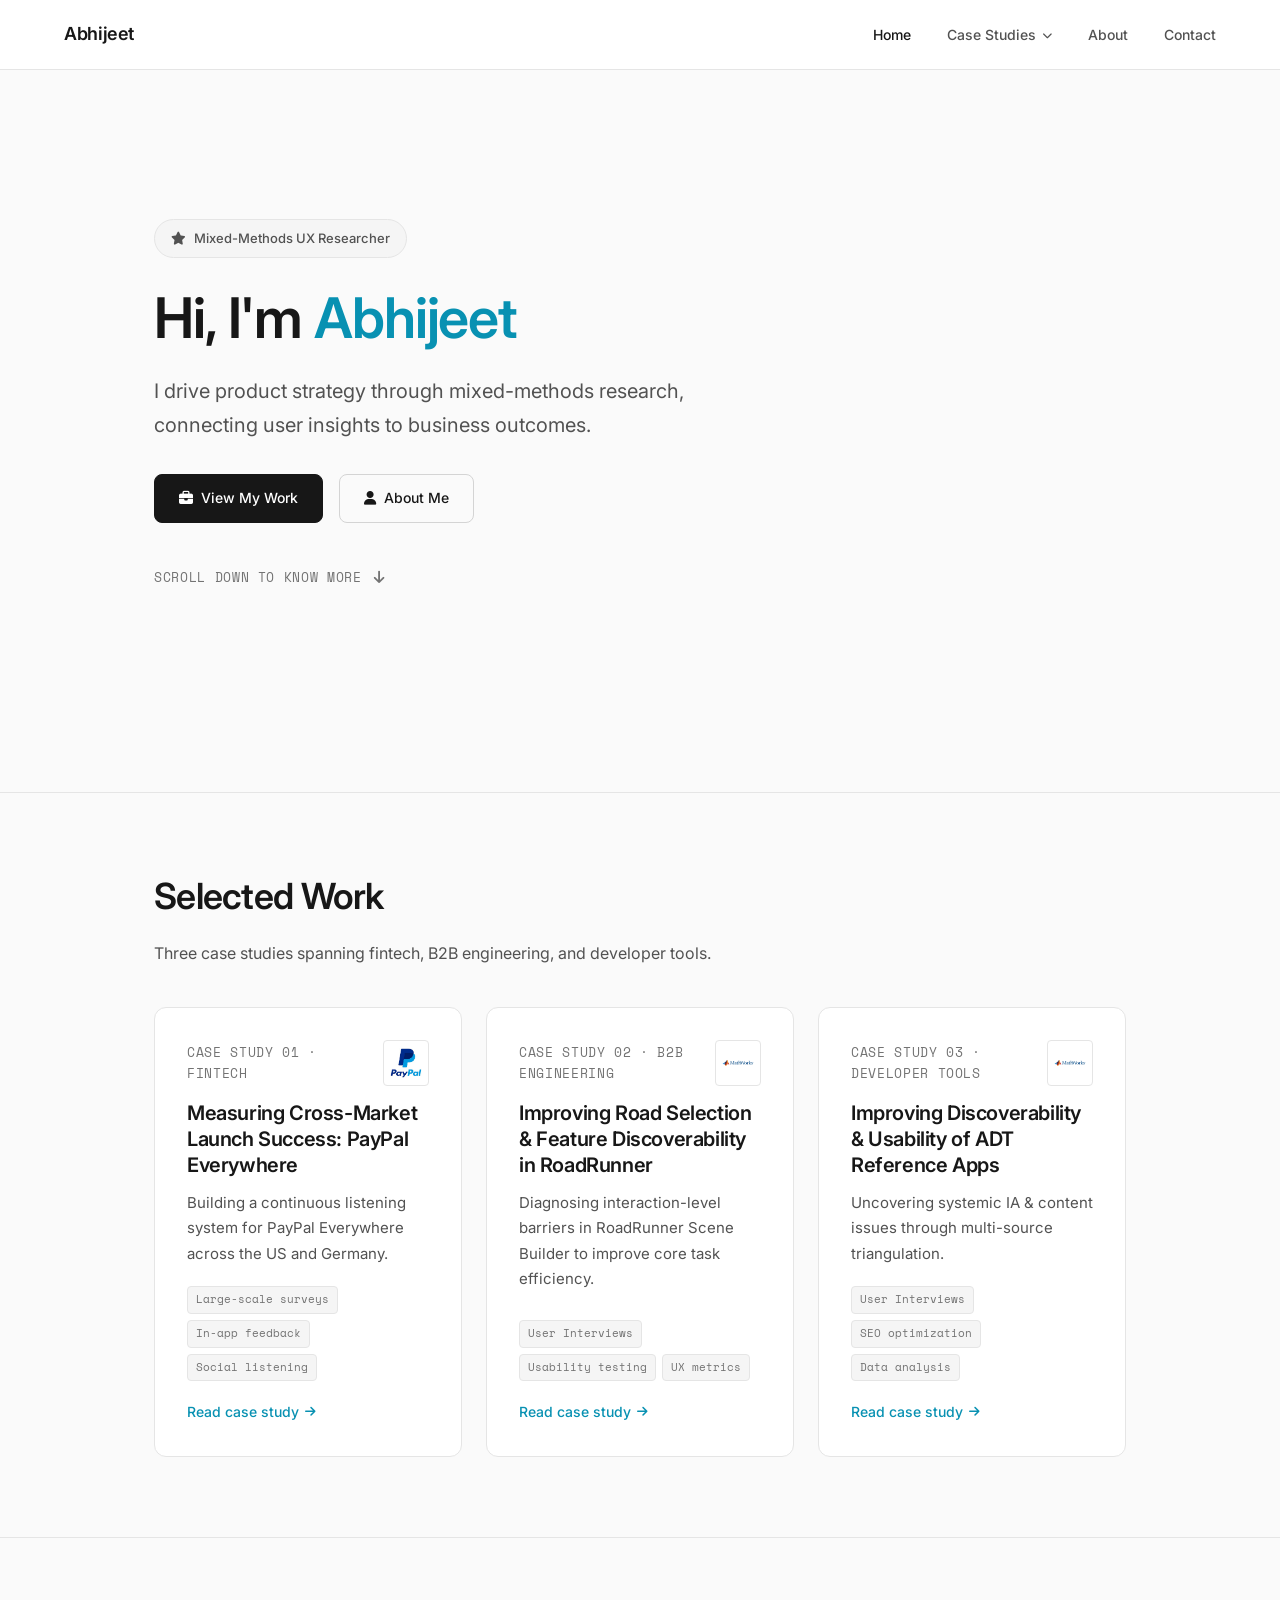
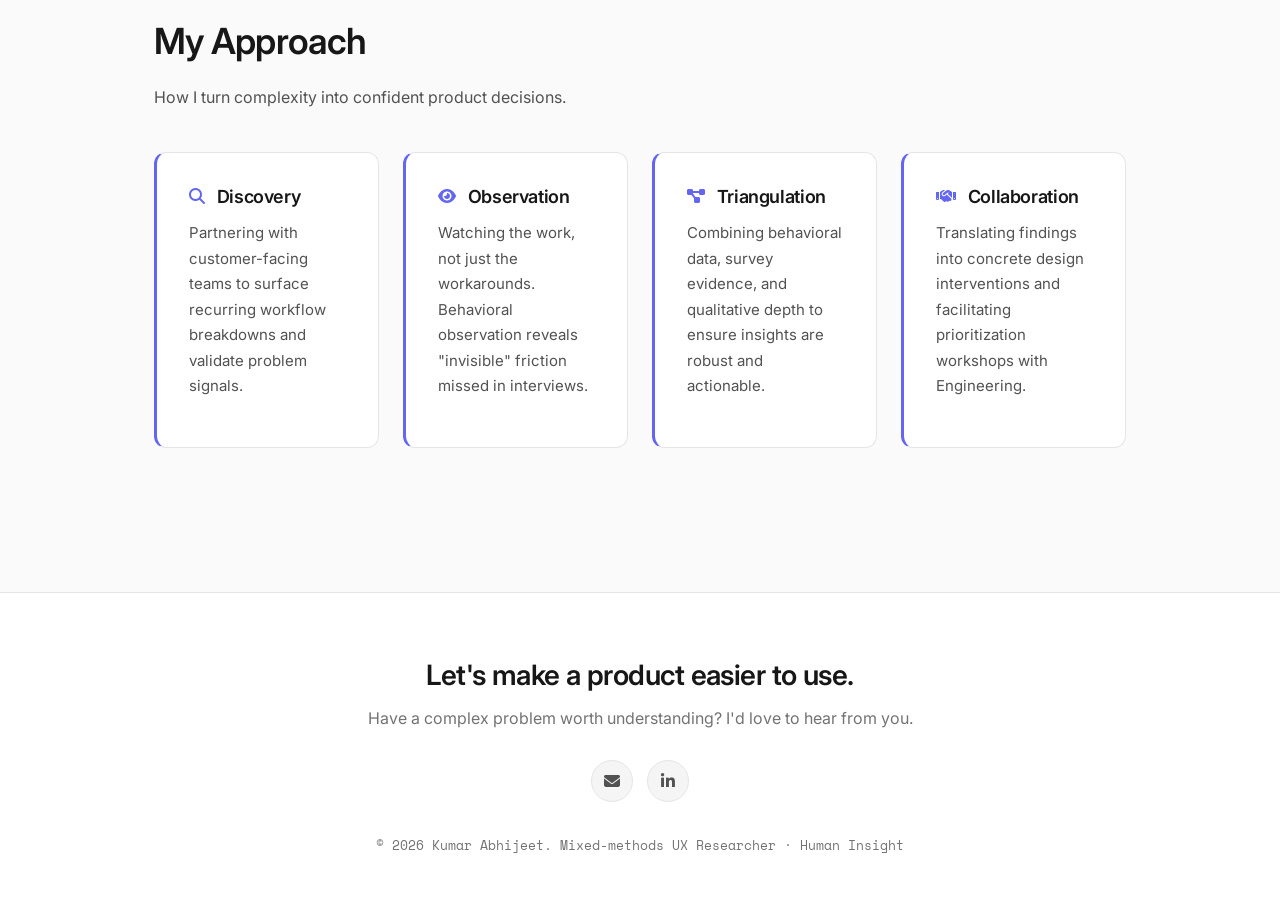
<file: index.html>
<!DOCTYPE html>
<html lang="en">
<head>
    <meta charset="UTF-8" />
    <meta name="viewport" content="width=device-width, initial-scale=1.0" />
    <title>Kumar Abhijeet — Mixed-Methods UX Researcher</title>
    <link rel="preconnect" href="https://fonts.googleapis.com" />
    <link rel="preconnect" href="https://fonts.gstatic.com" crossorigin />
    <link href="https://fonts.googleapis.com/css2?family=Inter:wght@300;400;500;600;700&family=Space+Mono:wght@400;700&display=swap" rel="stylesheet" />
    <link rel="stylesheet" href="https://cdnjs.cloudflare.com/ajax/libs/font-awesome/6.4.0/css/all.min.css" />
    <link rel="stylesheet" href="styles.css" />
</head>
<body>

    <!-- NAVIGATION -->
    <nav>
        <a href="index.html" class="logo">Abhijeet</a>
        <button class="nav-toggle" aria-label="Toggle navigation" onclick="document.getElementById('navLinks').classList.toggle('open')">
            <i class="fas fa-bars"></i>
        </button>
        <ul class="nav-links" id="navLinks">
            <li><a href="index.html" class="active">Home</a></li>
            <li class="nav-item">
                <a href="#" class="nav-parent">Case Studies <i class="fas fa-chevron-down"></i></a>
                <ul class="dropdown">
                    <li><a href="paypal.html"><span class="label">Case Study 01 · Fintech</span>PayPal Everywhere</a></li>
                    <li><a href="roadrunner.html"><span class="label">Case Study 02 · B2B Engineering</span>RoadRunner Scene Builder</a></li>
                    <li><a href="adt.html"><span class="label">Case Study 03 · Developer Tools</span>ADT Reference Apps</a></li>
                </ul>
            </li>
            <li><a href="about.html">About</a></li>
            <li><a href="#contact">Contact</a></li>
        </ul>
    </nav>

    <!-- HERO -->
    <section class="hero container">
        <div class="hero-content">
            <div class="hero-tag"><i class="fas fa-star"></i> Mixed-Methods UX Researcher</div>
            <h1>Hi, I'm <span style="color: var(--accent-cyan);">Abhijeet</span></h1>
            <p>I drive product strategy through mixed-methods research, connecting user insights to business outcomes.</p>
            <div class="hero-cta">
                <a href="#work" class="btn btn-primary"><i class="fas fa-briefcase"></i> View My Work</a>
                <a href="about.html" class="btn btn-secondary"><i class="fas fa-user"></i> About Me</a>
            </div>
            <a href="#work" class="scroll-indicator">
                <span class="mono">Scroll down to know more</span>
                <i class="fas fa-arrow-down"></i>
            </a>
        </div>
    </section>

    <!-- SELECTED WORK -->
    <section id="work" class="section-padding section-border">
        <div class="container">
            <h2>Selected Work</h2>
            <p style="max-width: 600px;">Three case studies spanning fintech, B2B engineering, and developer tools.</p>

            <div class="case-grid">
                <a href="paypal.html" class="case-card">
                    <div class="case-card__head">
                        <span class="mono">Case Study 01 · Fintech</span>
                        <img class="case-card__logo" src="images/paypal-logo.png" alt="PayPal logo" loading="lazy" />
                    </div>
                    <h3>Measuring Cross-Market Launch Success: PayPal Everywhere</h3>
                    <p>Building a continuous listening system for PayPal Everywhere across the US and Germany.</p>
                    <div class="card-tags">
                        <span>Large-scale surveys</span>
                        <span>In-app feedback</span>
                        <span>Social listening</span>
                    </div>
                    <span class="read-more">Read case study <i class="fas fa-arrow-right"></i></span>
                </a>

                <a href="roadrunner.html" class="case-card">
                    <div class="case-card__head">
                        <span class="mono">Case Study 02 · B2B Engineering</span>
                        <img class="case-card__logo" src="images/image67.png" alt="MathWorks logo" loading="lazy" />
                    </div>
                    <h3>Improving Road Selection &amp; Feature Discoverability in RoadRunner</h3>
                    <p>Diagnosing interaction-level barriers in RoadRunner Scene Builder to improve core task efficiency.</p>
                    <div class="card-tags">
                        <span>User Interviews</span>
                        <span>Usability testing</span>
                        <span>UX metrics</span>
                    </div>
                    <span class="read-more">Read case study <i class="fas fa-arrow-right"></i></span>
                </a>

                <a href="adt.html" class="case-card">
                    <div class="case-card__head">
                        <span class="mono">Case Study 03 · Developer Tools</span>
                        <img class="case-card__logo" src="images/image67.png" alt="MathWorks logo" loading="lazy" />
                    </div>
                    <h3>Improving Discoverability &amp; Usability of ADT Reference Apps</h3>
                    <p>Uncovering systemic IA &amp; content issues through multi-source triangulation.</p>
                    <div class="card-tags">
                        <span>User Interviews</span>
                        <span>SEO optimization</span>
                        <span>Data analysis</span>
                    </div>
                    <span class="read-more">Read case study <i class="fas fa-arrow-right"></i></span>
                </a>
            </div>
        </div>
    </section>

    <!-- APPROACH -->
    <section id="approach" class="section-padding section-border">
        <div class="container">
            <h2>My Approach</h2>
            <p style="max-width: 600px; margin-bottom: 2.5rem;">How I turn complexity into confident product decisions.</p>
            <div class="grid-4">
                <div class="approach-card">
                    <h3><i class="fas fa-search"></i> Discovery</h3>
                    <p>Partnering with customer-facing teams to surface recurring workflow breakdowns and validate problem signals.</p>
                </div>
                <div class="approach-card">
                    <h3><i class="fas fa-eye"></i> Observation</h3>
                    <p>Watching the work, not just the workarounds. Behavioral observation reveals "invisible" friction missed in interviews.</p>
                </div>
                <div class="approach-card">
                    <h3><i class="fas fa-project-diagram"></i> Triangulation</h3>
                    <p>Combining behavioral data, survey evidence, and qualitative depth to ensure insights are robust and actionable.</p>
                </div>
                <div class="approach-card">
                    <h3><i class="fas fa-handshake"></i> Collaboration</h3>
                    <p>Translating findings into concrete design interventions and facilitating prioritization workshops with Engineering.</p>
                </div>
            </div>
        </div>
    </section>

    <!-- FOOTER -->
    <footer id="contact">
        <div class="container">
            <h2>Let's make a product easier to use.</h2>
            <p>Have a complex problem worth understanding? I'd love to hear from you.</p>
            <div class="social-links">
                <a href="mailto:krabhijeet.brn@gmail.com" title="Email"><i class="fas fa-envelope"></i></a>
                <a href="https://www.linkedin.com/in/kumar-abhijeet-6a80bb18b/" title="LinkedIn" target="_blank" rel="noopener noreferrer"><i class="fab fa-linkedin-in"></i></a>
            </div>
            <div class="footer-bottom">
                <p>&copy; 2026 Kumar Abhijeet. Mixed-methods UX Researcher · Human Insight</p>
            </div>
        </div>
    </footer>

</body>
</html>
</file>
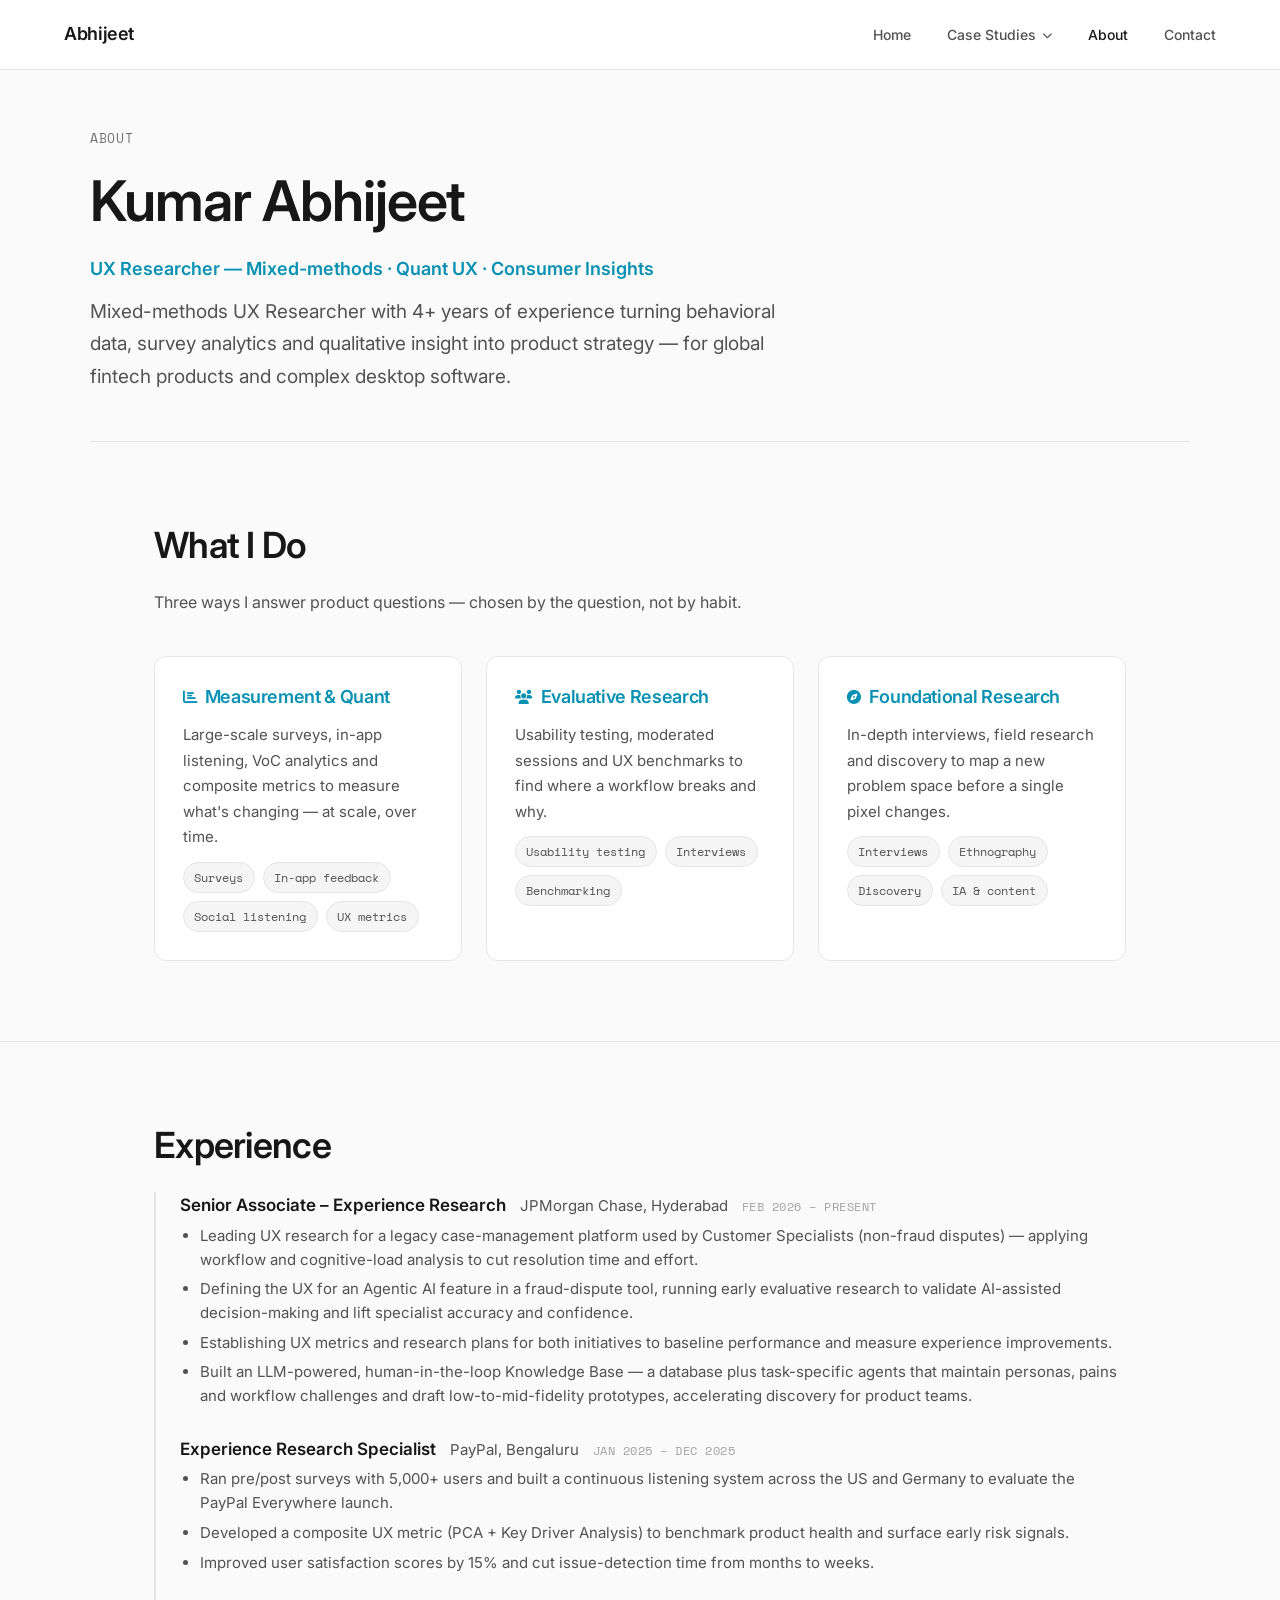
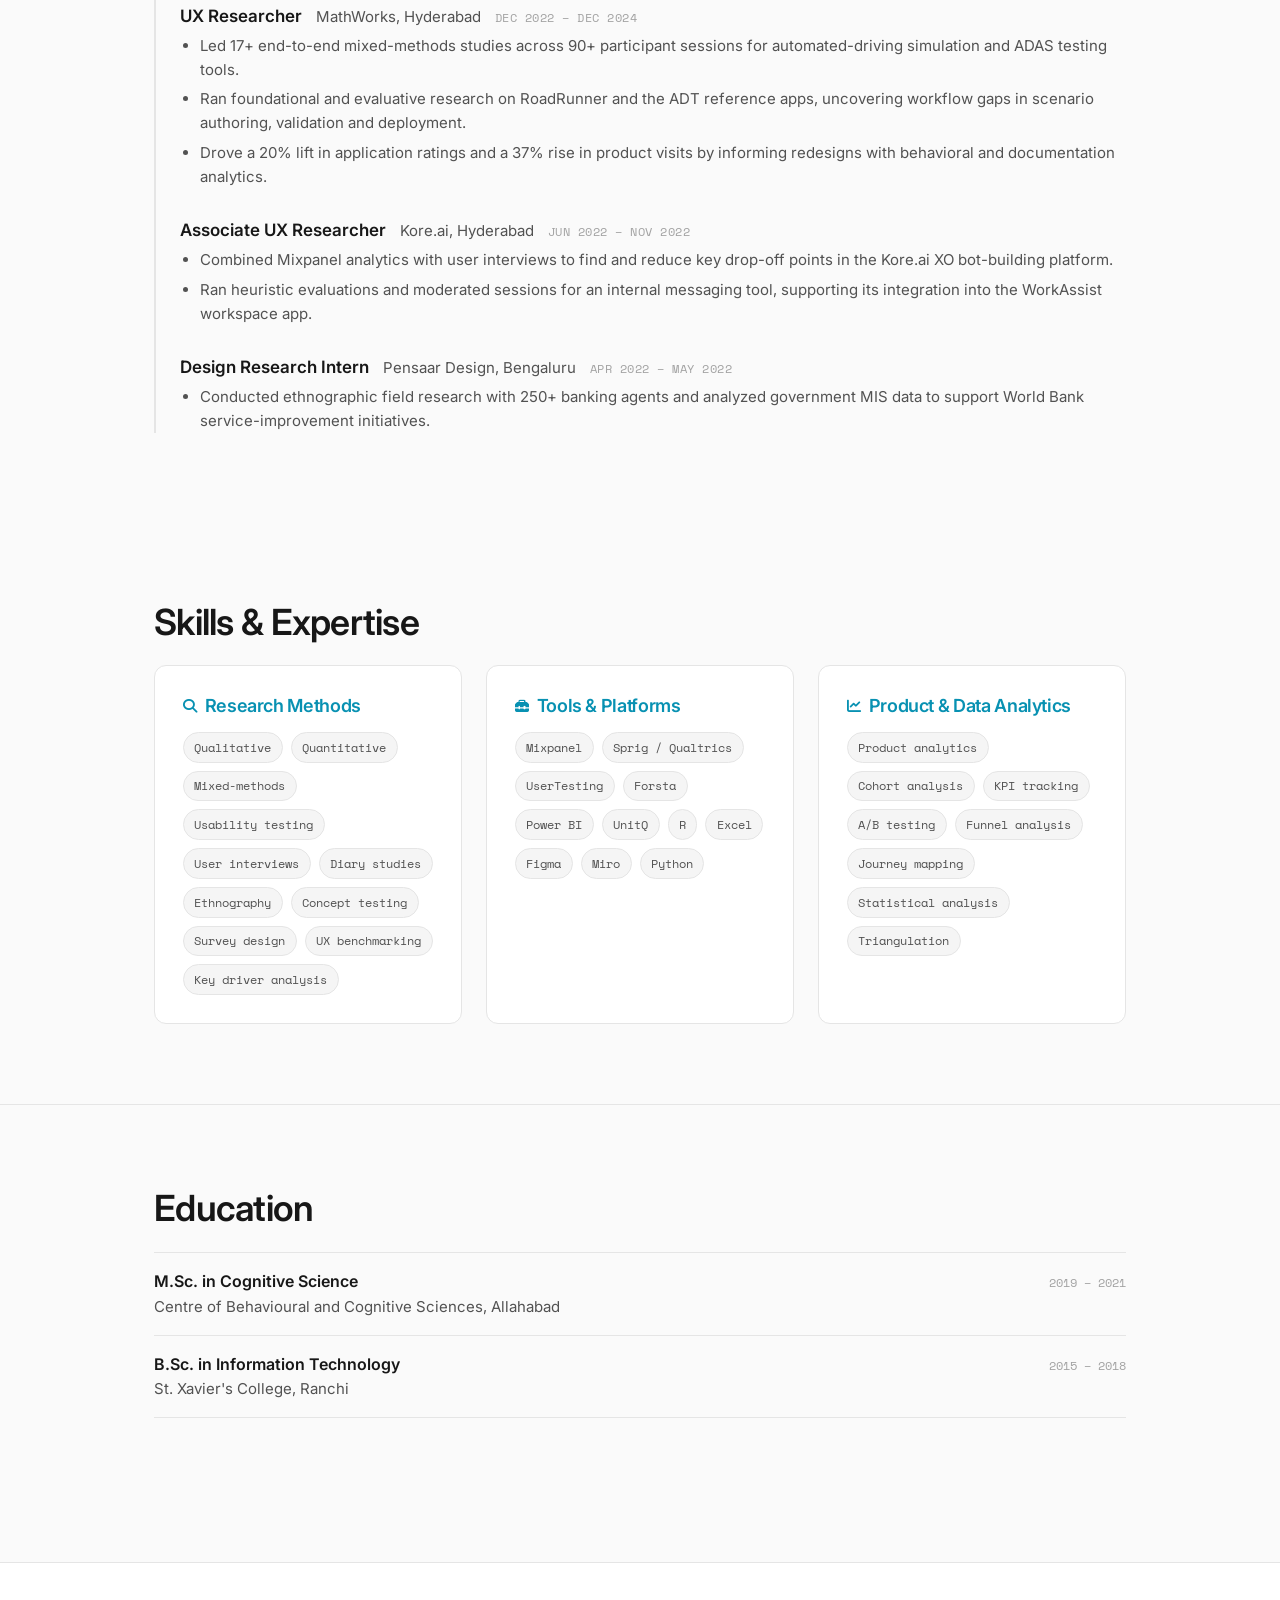
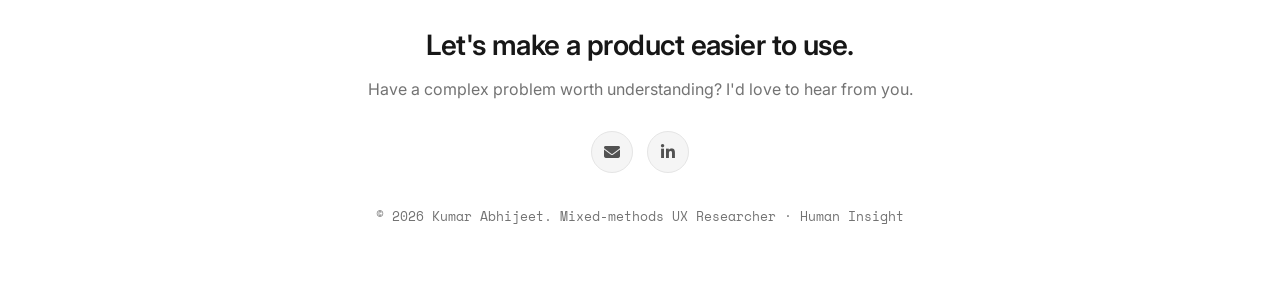
<file: about.html>
<!DOCTYPE html>
<html lang="en">
<head>
    <meta charset="UTF-8" />
    <meta name="viewport" content="width=device-width, initial-scale=1.0" />
    <title>About — Kumar Abhijeet</title>
    <link rel="preconnect" href="https://fonts.googleapis.com" />
    <link rel="preconnect" href="https://fonts.gstatic.com" crossorigin />
    <link href="https://fonts.googleapis.com/css2?family=Inter:wght@300;400;500;600;700&family=Space+Mono:wght@400;700&display=swap" rel="stylesheet" />
    <link rel="stylesheet" href="https://cdnjs.cloudflare.com/ajax/libs/font-awesome/6.4.0/css/all.min.css" />
    <link rel="stylesheet" href="styles.css" />
</head>
<body>

    <!-- NAVIGATION -->
    <nav>
        <a href="index.html" class="logo">Abhijeet</a>
        <button class="nav-toggle" aria-label="Toggle navigation" onclick="document.getElementById('navLinks').classList.toggle('open')">
            <i class="fas fa-bars"></i>
        </button>
        <ul class="nav-links" id="navLinks">
            <li><a href="index.html">Home</a></li>
            <li class="nav-item">
                <a href="#" class="nav-parent">Case Studies <i class="fas fa-chevron-down"></i></a>
                <ul class="dropdown">
                    <li><a href="paypal.html"><span class="label">Case Study 01 · Fintech</span>PayPal Everywhere</a></li>
                    <li><a href="roadrunner.html"><span class="label">Case Study 02 · B2B Engineering</span>RoadRunner Scene Builder</a></li>
                    <li><a href="adt.html"><span class="label">Case Study 03 · Developer Tools</span>ADT Reference Apps</a></li>
                </ul>
            </li>
            <li><a href="about.html" class="active">About</a></li>
            <li><a href="#contact">Contact</a></li>
        </ul>
    </nav>

    <!-- PAGE HERO -->
    <section class="page-hero container">
        <span class="mono">About</span>
        <h1>Kumar Abhijeet</h1>
        <p class="title-line">UX Researcher — Mixed-methods · Quant UX · Consumer Insights</p>
        <p class="about-summary">Mixed-methods UX Researcher with 4+ years of experience turning behavioral data, survey analytics and qualitative insight into product strategy — for global fintech products and complex desktop software.</p>
    </section>

    <!-- WHAT I DO -->
    <section class="section-padding">
        <div class="container">
            <h2>What I Do</h2>
            <p style="max-width: 700px; margin-bottom: 2.5rem;">Three ways I answer product questions — chosen by the question, not by habit.</p>
            <div class="grid-3">
                <div class="card">
                    <h4><i class="fas fa-chart-bar"></i> Measurement &amp; Quant</h4>
                    <p style="font-size: 0.9375rem; margin: 0 0 0.75rem;">Large-scale surveys, in-app listening, VoC analytics and composite metrics to measure what's changing — at scale, over time.</p>
                    <div class="chips">
                        <span class="chip">Surveys</span><span class="chip">In-app feedback</span><span class="chip">Social listening</span><span class="chip">UX metrics</span>
                    </div>
                </div>
                <div class="card">
                    <h4><i class="fas fa-users"></i> Evaluative Research</h4>
                    <p style="font-size: 0.9375rem; margin: 0 0 0.75rem;">Usability testing, moderated sessions and UX benchmarks to find where a workflow breaks and why.</p>
                    <div class="chips">
                        <span class="chip">Usability testing</span><span class="chip">Interviews</span><span class="chip">Benchmarking</span>
                    </div>
                </div>
                <div class="card">
                    <h4><i class="fas fa-compass"></i> Foundational Research</h4>
                    <p style="font-size: 0.9375rem; margin: 0 0 0.75rem;">In-depth interviews, field research and discovery to map a new problem space before a single pixel changes.</p>
                    <div class="chips">
                        <span class="chip">Interviews</span><span class="chip">Ethnography</span><span class="chip">Discovery</span><span class="chip">IA &amp; content</span>
                    </div>
                </div>
            </div>
        </div>
    </section>

    <!-- EXPERIENCE -->
    <section class="section-padding section-border">
        <div class="container">
            <h2>Experience</h2>
            <div class="exp-list">

                <div class="exp-item">
                    <div class="exp-item__meta">
                        <span class="exp-item__role">Senior Associate – Experience Research</span>
                        <span class="exp-item__company">JPMorgan Chase, Hyderabad</span>
                        <span class="exp-item__dates">Feb 2026 – Present</span>
                    </div>
                    <ul>
                        <li>Leading UX research for a legacy case-management platform used by Customer Specialists (non-fraud disputes) — applying workflow and cognitive-load analysis to cut resolution time and effort.</li>
                        <li>Defining the UX for an Agentic AI feature in a fraud-dispute tool, running early evaluative research to validate AI-assisted decision-making and lift specialist accuracy and confidence.</li>
                        <li>Establishing UX metrics and research plans for both initiatives to baseline performance and measure experience improvements.</li>
                        <li>Built an LLM-powered, human-in-the-loop Knowledge Base — a database plus task-specific agents that maintain personas, pains and workflow challenges and draft low-to-mid-fidelity prototypes, accelerating discovery for product teams.</li>
                    </ul>
                </div>

                <div class="exp-item">
                    <div class="exp-item__meta">
                        <span class="exp-item__role">Experience Research Specialist</span>
                        <span class="exp-item__company">PayPal, Bengaluru</span>
                        <span class="exp-item__dates">Jan 2025 – Dec 2025</span>
                    </div>
                    <ul>
                        <li>Ran pre/post surveys with 5,000+ users and built a continuous listening system across the US and Germany to evaluate the PayPal Everywhere launch.</li>
                        <li>Developed a composite UX metric (PCA + Key Driver Analysis) to benchmark product health and surface early risk signals.</li>
                        <li>Improved user satisfaction scores by 15% and cut issue-detection time from months to weeks.</li>
                    </ul>
                </div>

                <div class="exp-item">
                    <div class="exp-item__meta">
                        <span class="exp-item__role">UX Researcher</span>
                        <span class="exp-item__company">MathWorks, Hyderabad</span>
                        <span class="exp-item__dates">Dec 2022 – Dec 2024</span>
                    </div>
                    <ul>
                        <li>Led 17+ end-to-end mixed-methods studies across 90+ participant sessions for automated-driving simulation and ADAS testing tools.</li>
                        <li>Ran foundational and evaluative research on RoadRunner and the ADT reference apps, uncovering workflow gaps in scenario authoring, validation and deployment.</li>
                        <li>Drove a 20% lift in application ratings and a 37% rise in product visits by informing redesigns with behavioral and documentation analytics.</li>
                    </ul>
                </div>

                <div class="exp-item">
                    <div class="exp-item__meta">
                        <span class="exp-item__role">Associate UX Researcher</span>
                        <span class="exp-item__company">Kore.ai, Hyderabad</span>
                        <span class="exp-item__dates">Jun 2022 – Nov 2022</span>
                    </div>
                    <ul>
                        <li>Combined Mixpanel analytics with user interviews to find and reduce key drop-off points in the Kore.ai XO bot-building platform.</li>
                        <li>Ran heuristic evaluations and moderated sessions for an internal messaging tool, supporting its integration into the WorkAssist workspace app.</li>
                    </ul>
                </div>

                <div class="exp-item">
                    <div class="exp-item__meta">
                        <span class="exp-item__role">Design Research Intern</span>
                        <span class="exp-item__company">Pensaar Design, Bengaluru</span>
                        <span class="exp-item__dates">Apr 2022 – May 2022</span>
                    </div>
                    <ul>
                        <li>Conducted ethnographic field research with 250+ banking agents and analyzed government MIS data to support World Bank service-improvement initiatives.</li>
                    </ul>
                </div>

            </div>
        </div>
    </section>

    <!-- SKILLS -->
    <section class="section-padding">
        <div class="container">
            <h2>Skills &amp; Expertise</h2>
            <div class="grid-3">
                <div class="card">
                    <h4><i class="fas fa-search"></i> Research Methods</h4>
                    <div class="chips">
                        <span class="chip">Qualitative</span><span class="chip">Quantitative</span><span class="chip">Mixed-methods</span><span class="chip">Usability testing</span><span class="chip">User interviews</span><span class="chip">Diary studies</span><span class="chip">Ethnography</span><span class="chip">Concept testing</span><span class="chip">Survey design</span><span class="chip">UX benchmarking</span><span class="chip">Key driver analysis</span>
                    </div>
                </div>
                <div class="card">
                    <h4><i class="fas fa-toolbox"></i> Tools &amp; Platforms</h4>
                    <div class="chips">
                        <span class="chip">Mixpanel</span><span class="chip">Sprig / Qualtrics</span><span class="chip">UserTesting</span><span class="chip">Forsta</span><span class="chip">Power BI</span><span class="chip">UnitQ</span><span class="chip">R</span><span class="chip">Excel</span><span class="chip">Figma</span><span class="chip">Miro</span><span class="chip">Python</span>
                    </div>
                </div>
                <div class="card">
                    <h4><i class="fas fa-chart-line"></i> Product &amp; Data Analytics</h4>
                    <div class="chips">
                        <span class="chip">Product analytics</span><span class="chip">Cohort analysis</span><span class="chip">KPI tracking</span><span class="chip">A/B testing</span><span class="chip">Funnel analysis</span><span class="chip">Journey mapping</span><span class="chip">Statistical analysis</span><span class="chip">Triangulation</span>
                    </div>
                </div>
            </div>
        </div>
    </section>

    <!-- EDUCATION -->
    <section class="section-padding section-border">
        <div class="container">
            <h2>Education</h2>
            <div>
                <div class="edu-item">
                    <div>
                        <div class="edu-item__degree">M.Sc. in Cognitive Science</div>
                        <div class="edu-item__school">Centre of Behavioural and Cognitive Sciences, Allahabad</div>
                    </div>
                    <span class="edu-item__dates">2019 – 2021</span>
                </div>
                <div class="edu-item">
                    <div>
                        <div class="edu-item__degree">B.Sc. in Information Technology</div>
                        <div class="edu-item__school">St. Xavier's College, Ranchi</div>
                    </div>
                    <span class="edu-item__dates">2015 – 2018</span>
                </div>
            </div>
        </div>
    </section>

    <!-- FOOTER -->
    <footer id="contact">
        <div class="container">
            <h2>Let's make a product easier to use.</h2>
            <p>Have a complex problem worth understanding? I'd love to hear from you.</p>
            <div class="social-links">
                <a href="mailto:krabhijeet.brn@gmail.com" title="Email"><i class="fas fa-envelope"></i></a>
                <a href="https://www.linkedin.com/in/kumar-abhijeet-6a80bb18b/" title="LinkedIn" target="_blank" rel="noopener noreferrer"><i class="fab fa-linkedin-in"></i></a>
            </div>
            <div class="footer-bottom">
                <p>&copy; 2026 Kumar Abhijeet. Mixed-methods UX Researcher · Human Insight</p>
            </div>
        </div>
    </footer>

</body>
</html>
</file>
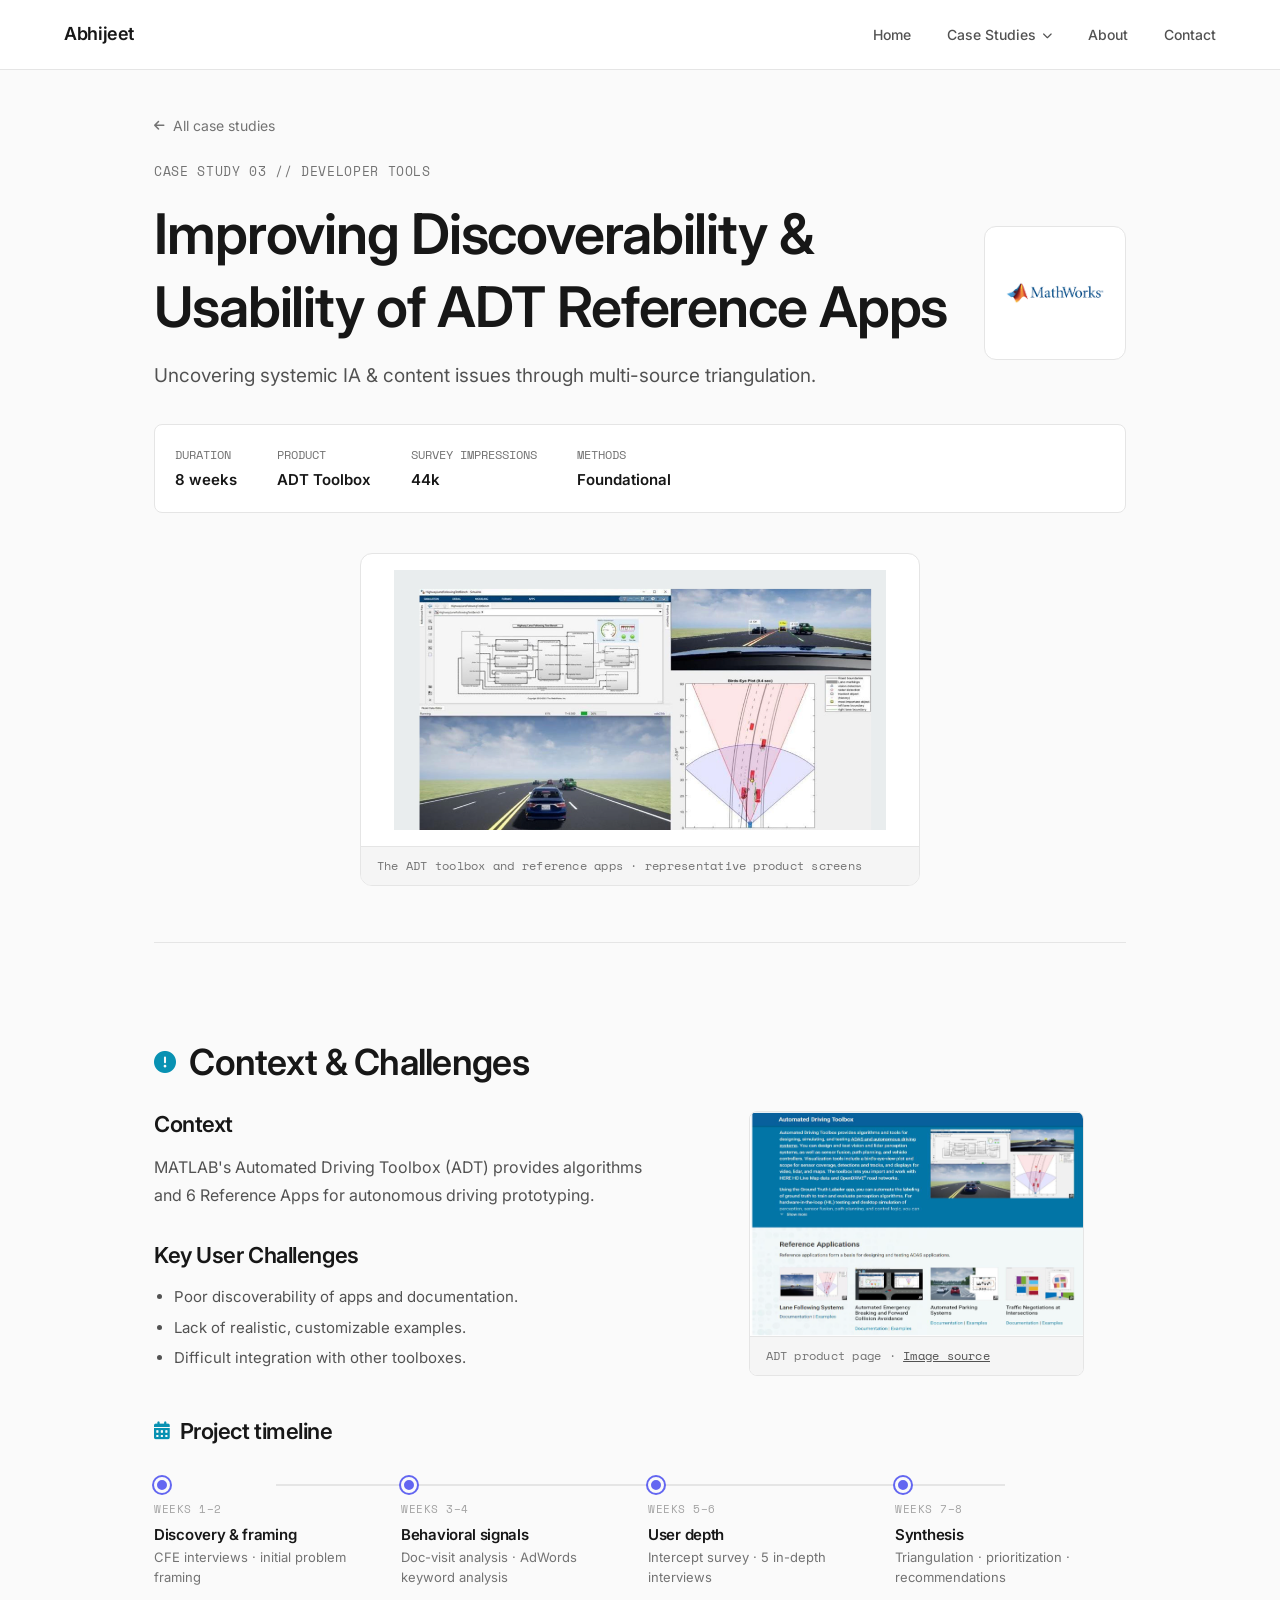
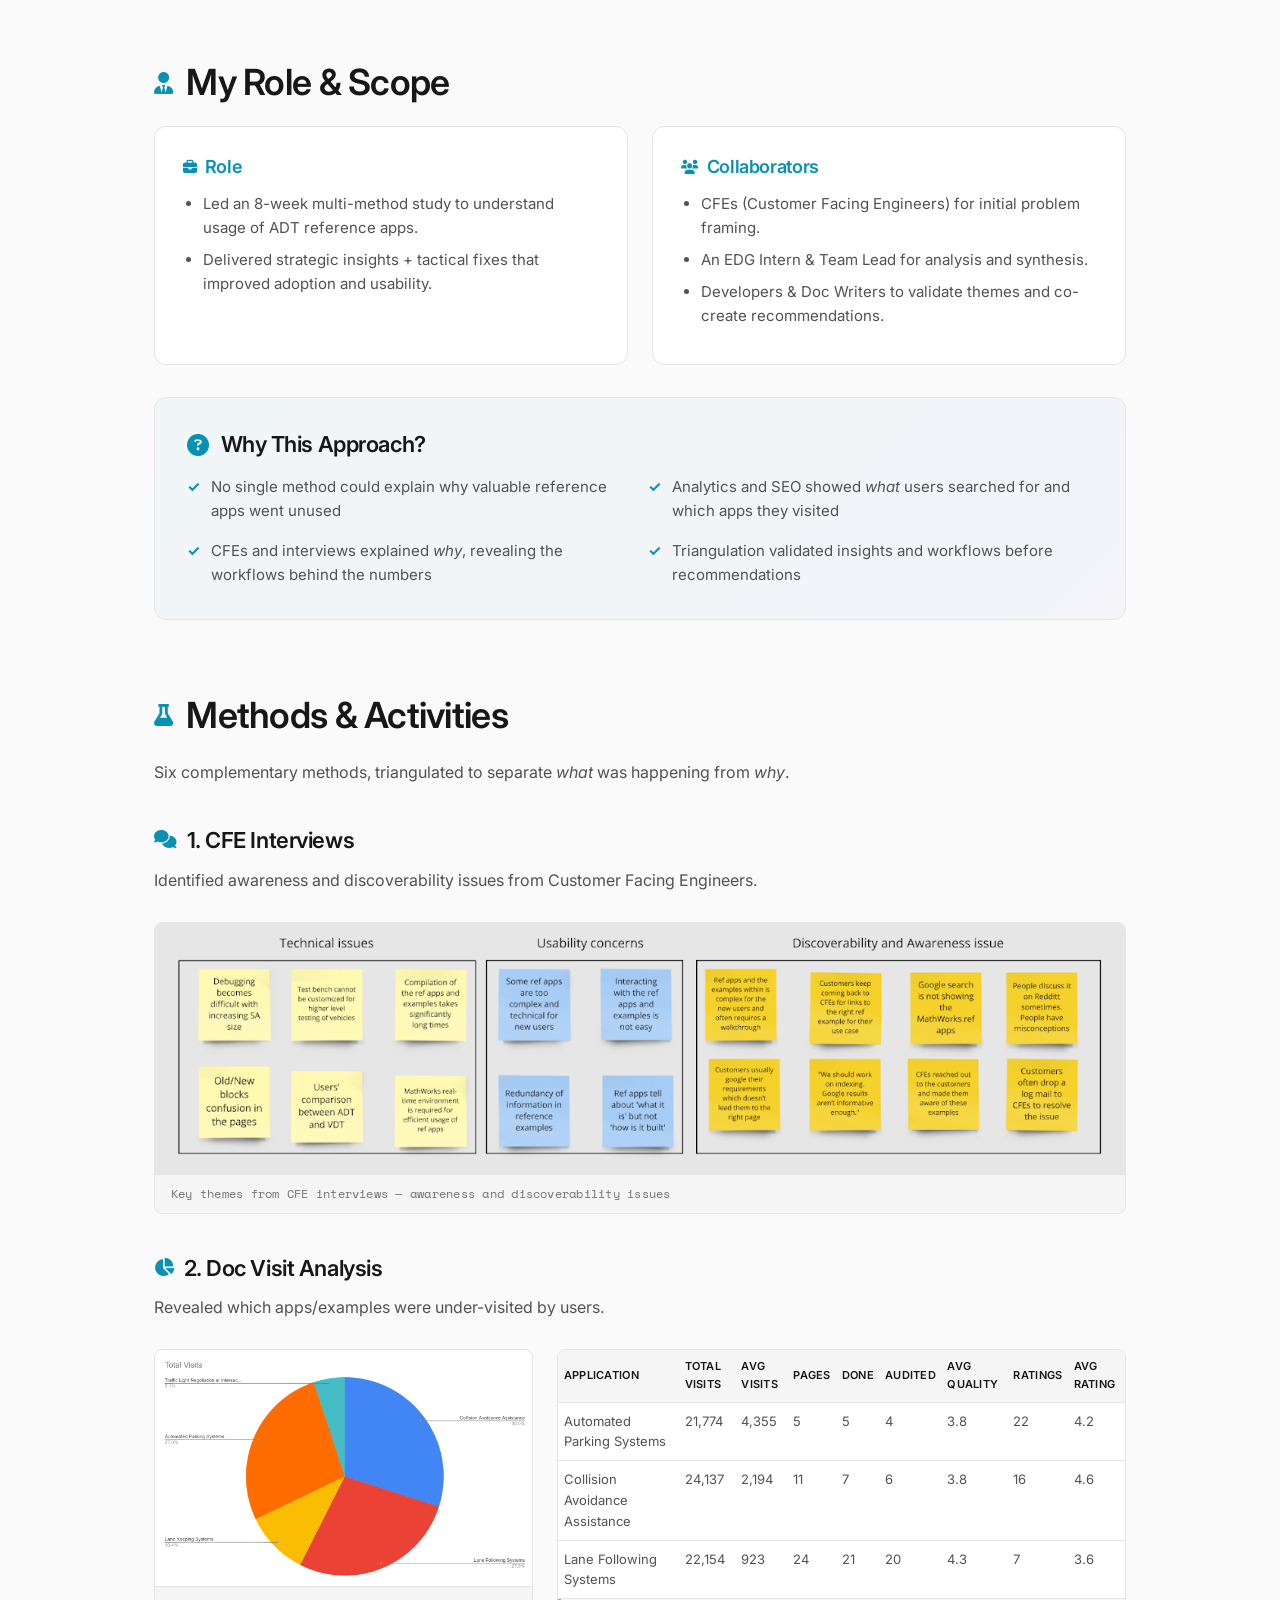
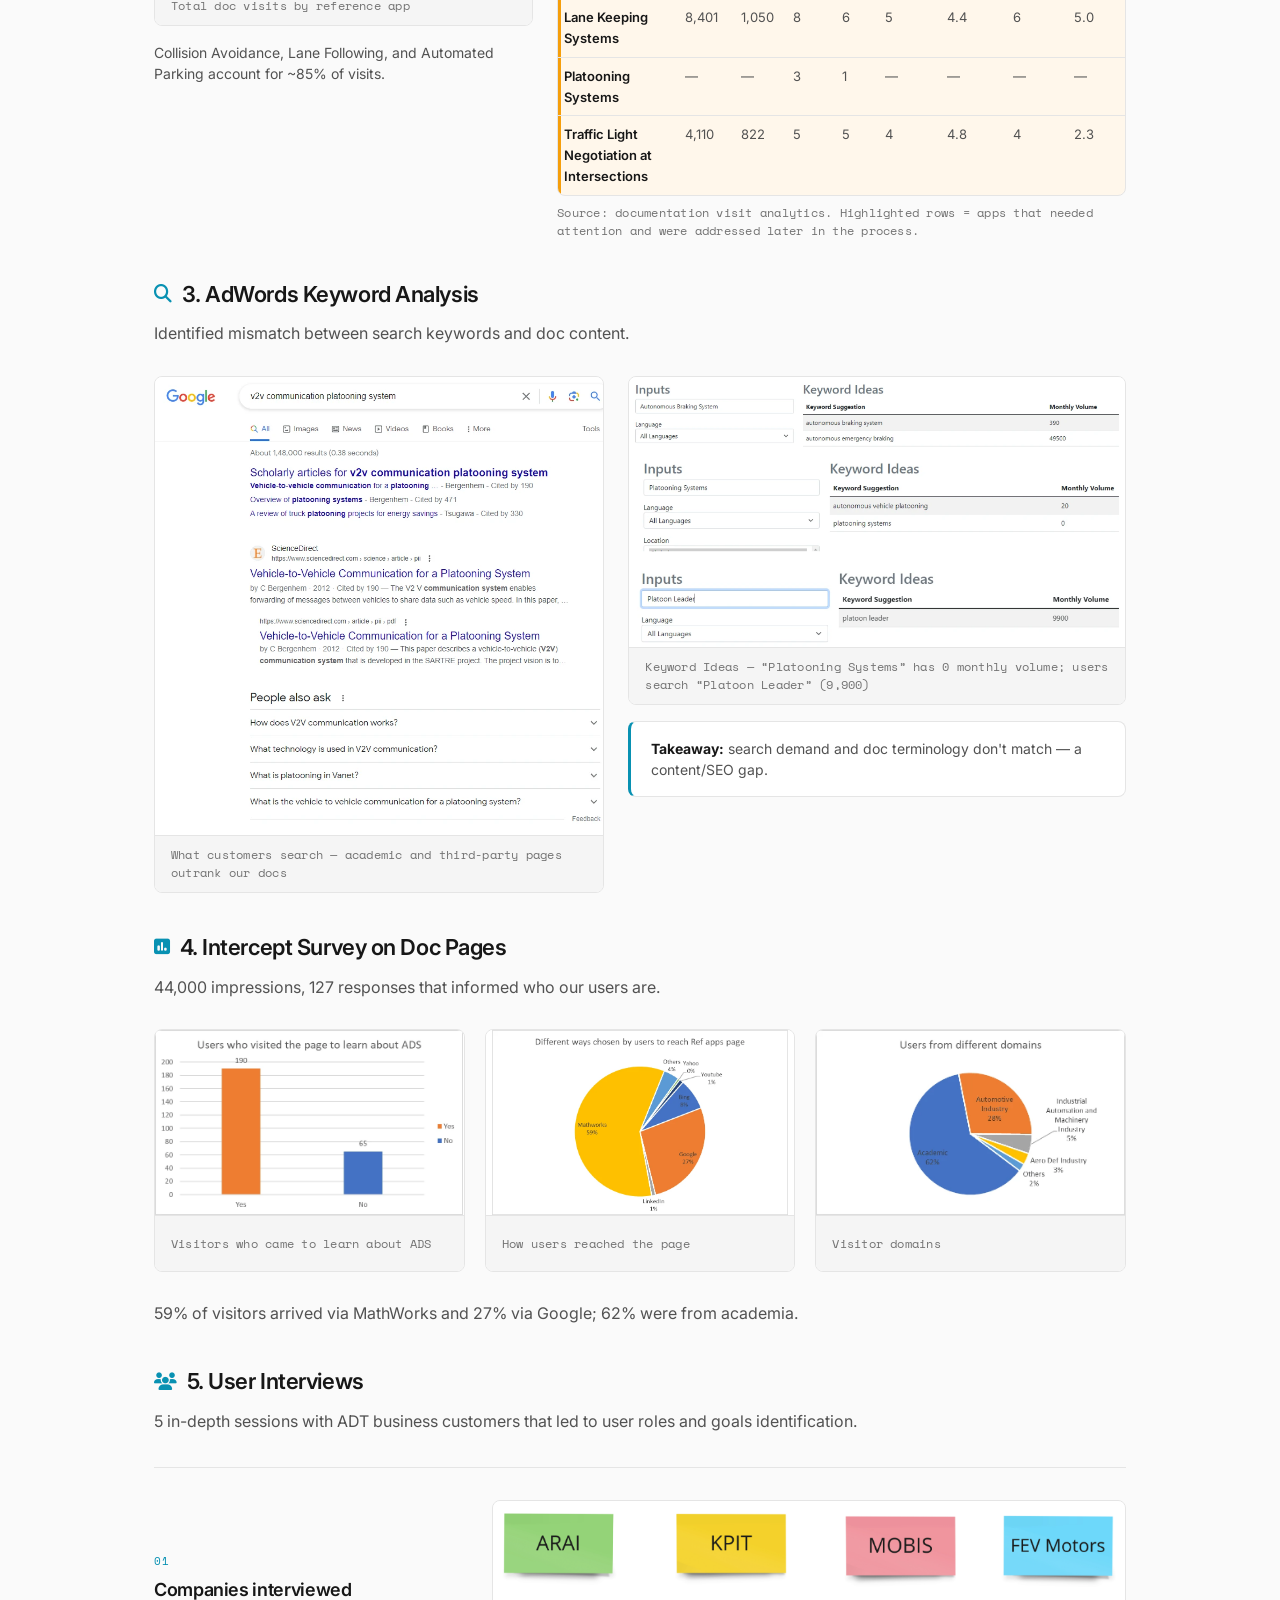
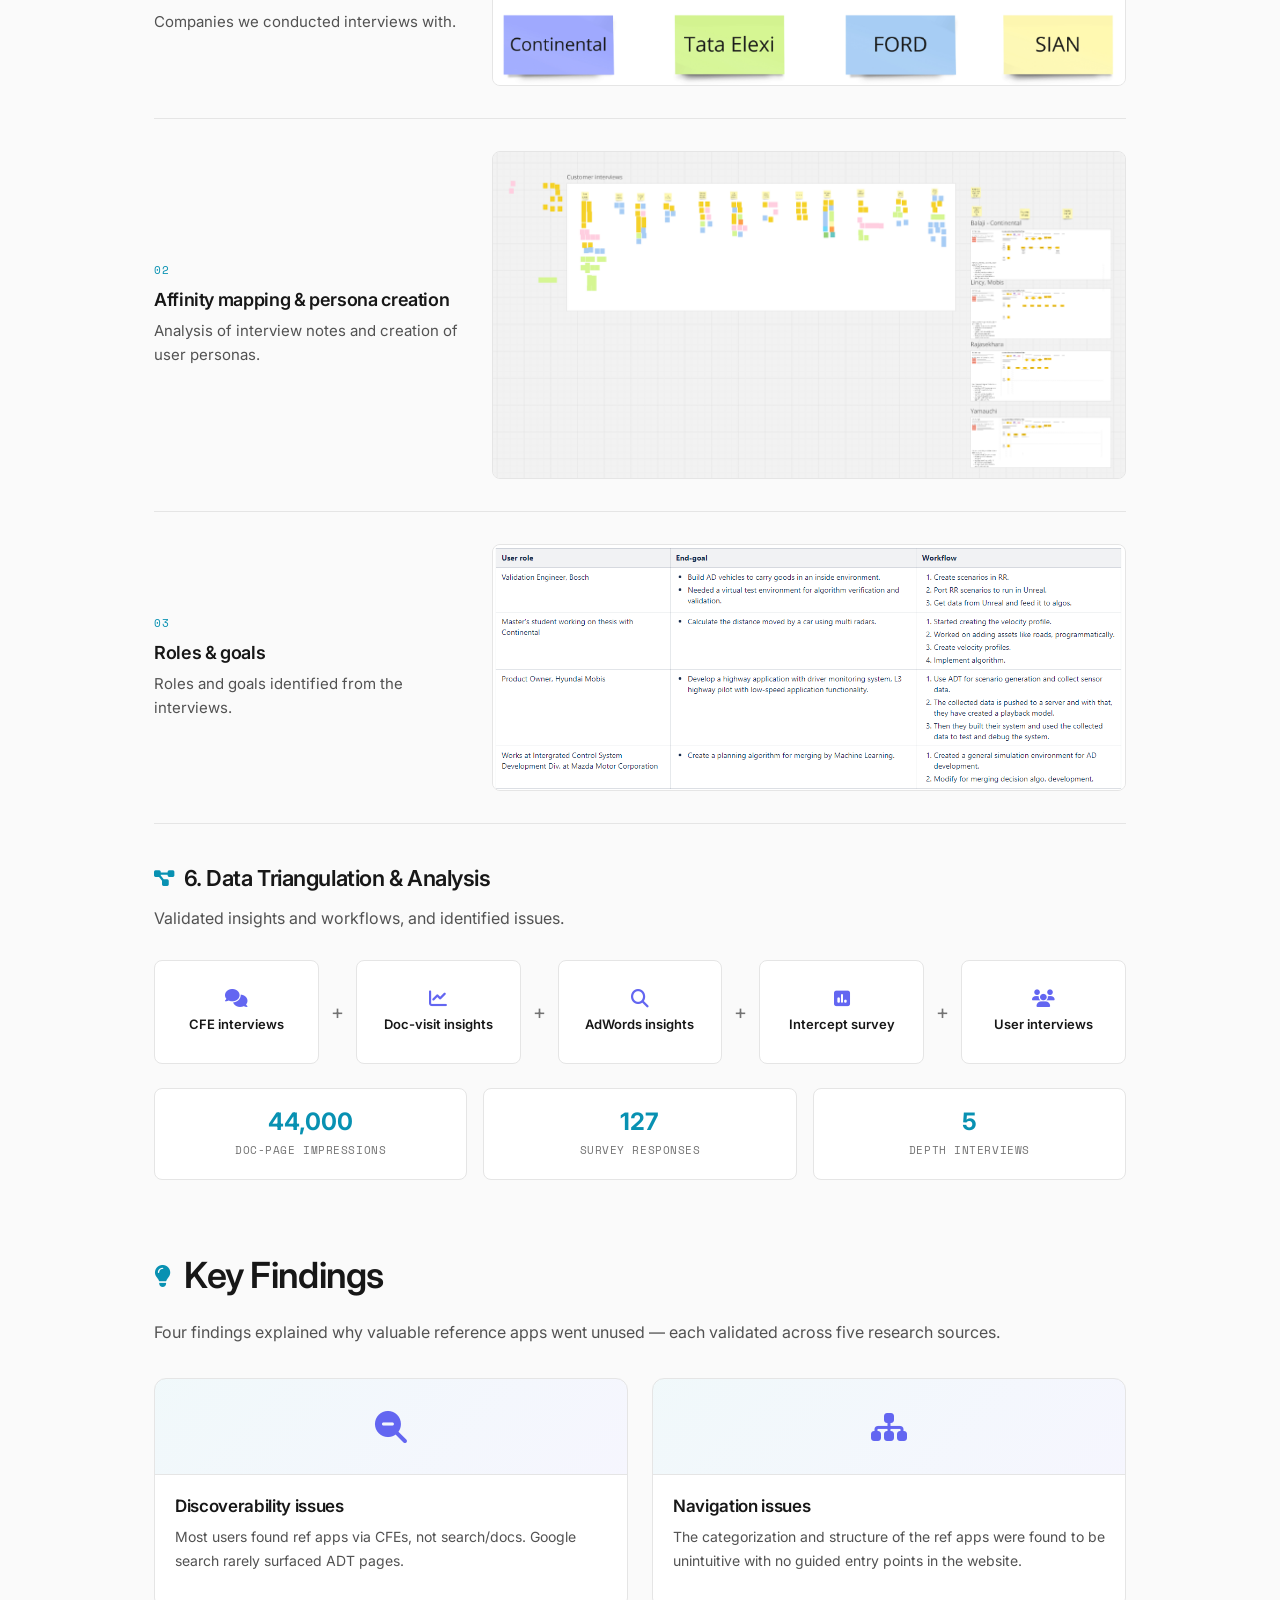
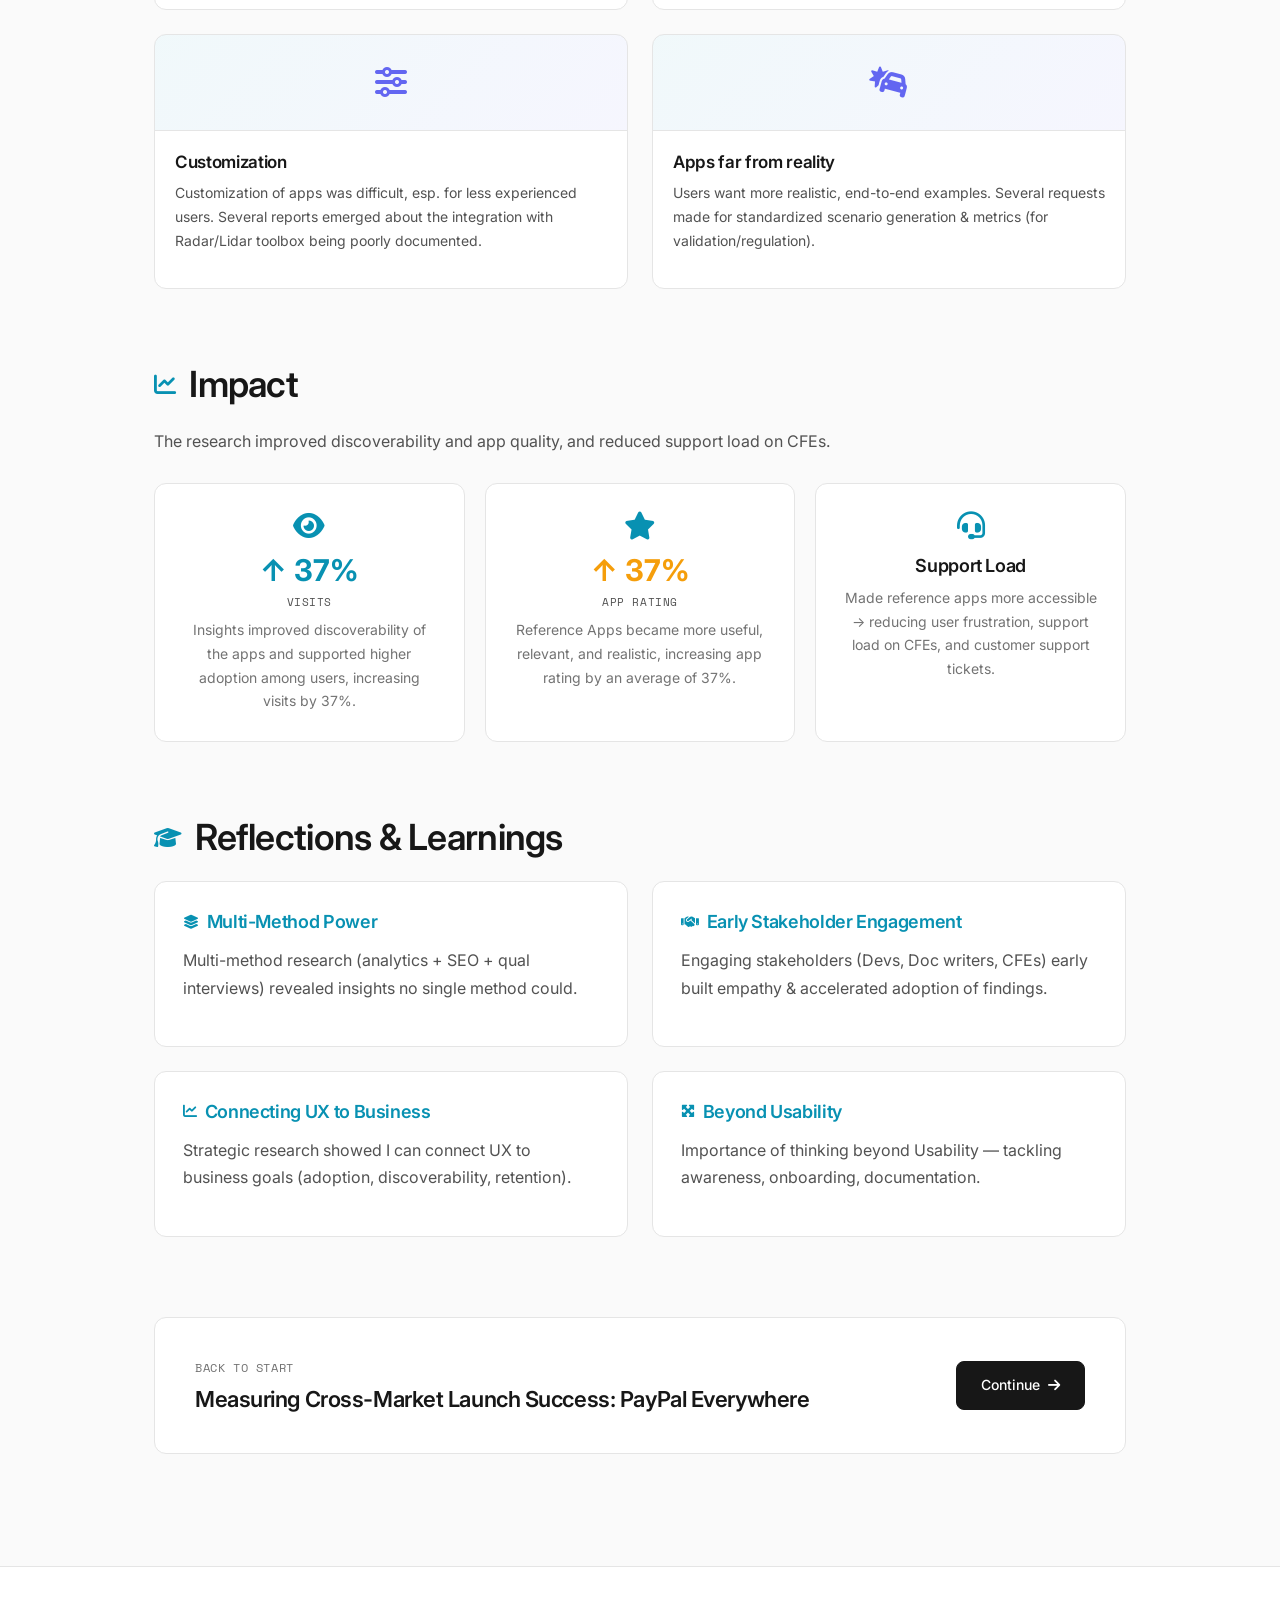
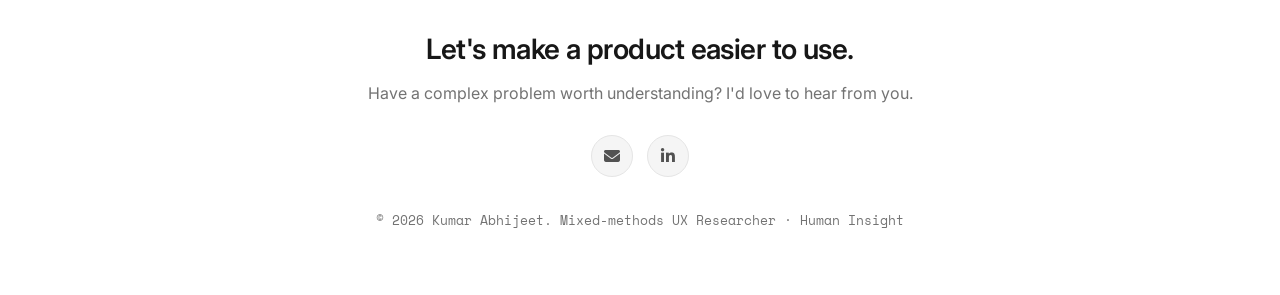
<file: adt.html>
<!DOCTYPE html>
<html lang="en">
<head>
    <meta charset="UTF-8" />
    <meta name="viewport" content="width=device-width, initial-scale=1.0" />
    <title>ADT Reference Apps — Kumar Abhijeet</title>
    <link rel="preconnect" href="https://fonts.googleapis.com" />
    <link rel="preconnect" href="https://fonts.gstatic.com" crossorigin />
    <link href="https://fonts.googleapis.com/css2?family=Inter:wght@300;400;500;600;700&family=Space+Mono:wght@400;700&display=swap" rel="stylesheet" />
    <link rel="stylesheet" href="https://cdnjs.cloudflare.com/ajax/libs/font-awesome/6.4.0/css/all.min.css" />
    <link rel="stylesheet" href="styles.css" />
</head>
<body>

    <!-- NAVIGATION -->
    <nav>
        <a href="index.html" class="logo">Abhijeet</a>
        <button class="nav-toggle" aria-label="Toggle navigation" onclick="document.getElementById('navLinks').classList.toggle('open')">
            <i class="fas fa-bars"></i>
        </button>
        <ul class="nav-links" id="navLinks">
            <li><a href="index.html">Home</a></li>
            <li class="nav-item">
                <a href="#" class="nav-parent">Case Studies <i class="fas fa-chevron-down"></i></a>
                <ul class="dropdown">
                    <li><a href="paypal.html"><span class="label">Case Study 01 · Fintech</span>PayPal Everywhere</a></li>
                    <li><a href="roadrunner.html"><span class="label">Case Study 02 · B2B Engineering</span>RoadRunner Scene Builder</a></li>
                    <li><a href="adt.html"><span class="label">Case Study 03 · Developer Tools</span>ADT Reference Apps</a></li>
                </ul>
            </li>
            <li><a href="about.html">About</a></li>
            <li><a href="#contact">Contact</a></li>
        </ul>
    </nav>

    <!-- CASE HERO -->
    <section class="container">
        <div class="case-hero">
            <a href="index.html#work" class="back-link"><i class="fas fa-arrow-left"></i> All case studies</a>
            <div class="hero-title-row">
                <div>
                    <span class="mono">Case Study 03 // Developer Tools</span>
                    <h1>Improving Discoverability &amp; Usability of ADT Reference Apps</h1>
                    <p>Uncovering systemic IA &amp; content issues through multi-source triangulation.</p>
                </div>
                <figure class="hero-logo">
                    <img src="images/image67.png" alt="MathWorks logo" />
                </figure>
            </div>
            <div class="meta-bar">
                <div class="meta-item"><span class="label">Duration</span><span class="value">8 weeks</span></div>
                <div class="meta-item"><span class="label">Product</span><span class="value">ADT Toolbox</span></div>
                <div class="meta-item"><span class="label">Survey impressions</span><span class="value">44k</span></div>
                <div class="meta-item"><span class="label">Methods</span><span class="value">Foundational</span></div>
            </div>
            <div class="hero-media hero-media--single hero-media--tall">
                <figure class="hero-media__tile">
                    <div class="hero-media__frame">
                        <img src="images/adt-product-montage.png" alt="ADT reference applications — Simulink model, highway simulation, and bird's-eye sensor plot" />
                    </div>
                    <figcaption>The ADT toolbox and reference apps · representative product screens</figcaption>
                </figure>
            </div>
        </div>
    </section>

    <div class="container">
        <div class="case-content">

            <!-- Context & Challenges -->
            <div class="case-section">
                <h2><i class="fas fa-exclamation-circle"></i> Context &amp; Challenges</h2>
                <div class="context-split">
                    <div>
                        <h3>Context</h3>
                        <p>MATLAB's Automated Driving Toolbox (ADT) provides algorithms and 6 Reference Apps for autonomous driving prototyping.</p>
                        <h3>Key User Challenges</h3>
                        <ul class="challenge-list">
                            <li>Poor discoverability of apps and documentation.</li>
                            <li>Lack of realistic, customizable examples.</li>
                            <li>Difficult integration with other toolboxes.</li>
                        </ul>
                    </div>
                    <figure class="case-image">
                        <img src="images/adt-product-page.png" alt="MATLAB Automated Driving Toolbox product page showing the reference applications" />
                        <figcaption>ADT product page · <a href="https://in.mathworks.com/products/automated-driving.html" target="_blank" rel="noopener noreferrer">Image source</a></figcaption>
                    </figure>
                </div>

                <h3 class="case-subhead"><i class="fas fa-calendar-alt"></i> Project timeline</h3>
                <div class="timeline" aria-label="Project timeline across 8 weeks">
                    <div class="timeline__track">
                        <div class="timeline__step">
                            <span class="timeline__dot"></span>
                            <span class="timeline__phase">Weeks 1–2</span>
                            <h4>Discovery &amp; framing</h4>
                            <p>CFE interviews · initial problem framing</p>
                        </div>
                        <div class="timeline__step">
                            <span class="timeline__dot"></span>
                            <span class="timeline__phase">Weeks 3–4</span>
                            <h4>Behavioral signals</h4>
                            <p>Doc-visit analysis · AdWords keyword analysis</p>
                        </div>
                        <div class="timeline__step">
                            <span class="timeline__dot"></span>
                            <span class="timeline__phase">Weeks 5–6</span>
                            <h4>User depth</h4>
                            <p>Intercept survey · 5 in-depth interviews</p>
                        </div>
                        <div class="timeline__step">
                            <span class="timeline__dot"></span>
                            <span class="timeline__phase">Weeks 7–8</span>
                            <h4>Synthesis</h4>
                            <p>Triangulation · prioritization · recommendations</p>
                        </div>
                    </div>
                </div>
            </div>

            <!-- My Role & Scope -->
            <div class="case-section">
                <h2><i class="fas fa-user-tie"></i> My Role &amp; Scope</h2>
                <div class="grid-2">
                    <div class="card">
                        <h4><i class="fas fa-briefcase"></i> Role</h4>
                        <ul>
                            <li>Led an 8-week multi-method study to understand usage of ADT reference apps.</li>
                            <li>Delivered strategic insights + tactical fixes that improved adoption and usability.</li>
                        </ul>
                    </div>
                    <div class="card">
                        <h4><i class="fas fa-users"></i> Collaborators</h4>
                        <ul>
                            <li>CFEs (Customer Facing Engineers) for initial problem framing.</li>
                            <li>An EDG Intern &amp; Team Lead for analysis and synthesis.</li>
                            <li>Developers &amp; Doc Writers to validate themes and co-create recommendations.</li>
                        </ul>
                    </div>
                </div>

                <div class="method-rationale">
                    <h3><i class="fas fa-question-circle" style="color:var(--accent-cyan);"></i> Why This Approach?</h3>
                    <ul>
                        <li>No single method could explain why valuable reference apps went unused</li>
                        <li>Analytics and SEO showed <em>what</em> users searched for and which apps they visited</li>
                        <li>CFEs and interviews explained <em>why</em>, revealing the workflows behind the numbers</li>
                        <li>Triangulation validated insights and workflows before recommendations</li>
                    </ul>
                </div>
            </div>

            <!-- Methods & Activities -->
            <div class="case-section">
                <h2><i class="fas fa-flask"></i> Methods &amp; Activities</h2>
                <p>Six complementary methods, triangulated to separate <em>what</em> was happening from <em>why</em>.</p>

                <h3 class="case-subhead"><i class="fas fa-comments"></i> 1. CFE Interviews</h3>
                <p>Identified awareness and discoverability issues from Customer Facing Engineers.</p>
                <figure class="case-image">
                    <img src="images/adt-cfe-insights.png" alt="Key themes from CFE interviews — awareness and discoverability issues" />
                    <figcaption>Key themes from CFE interviews — awareness and discoverability issues</figcaption>
                </figure>

                <h3 class="case-subhead"><i class="fas fa-chart-pie"></i> 2. Doc Visit Analysis</h3>
                <p>Revealed which apps/examples were under-visited by users.</p>
                <div class="doc-visits-split">
                    <div>
                        <figure class="case-image case-image--chart">
                            <img src="images/image117.png" alt="Pie chart of total doc visits by reference app — Collision Avoidance 30.0%, Lane Following 27.5%, Automated Parking 27.0%, Lane Keeping 10.4%, Traffic Light Negotiation 5.1%" />
                            <figcaption>Total doc visits by reference app</figcaption>
                        </figure>
                        <p class="doc-visits-insight">Collision Avoidance, Lane Following, and Automated Parking account for ~85% of visits.</p>
                    </div>
                    <div>
                        <div class="table-wrapper">
                            <table class="table-compact">
                                <thead>
                                    <tr>
                                        <th>Application</th>
                                        <th>Total Visits</th>
                                        <th>Avg Visits</th>
                                        <th>Pages</th>
                                        <th>Done</th>
                                        <th>Audited</th>
                                        <th>Avg Quality</th>
                                        <th>Ratings</th>
                                        <th>Avg Rating</th>
                                    </tr>
                                </thead>
                                <tbody>
                                    <tr><td>Automated Parking Systems</td><td>21,774</td><td>4,355</td><td>5</td><td>5</td><td>4</td><td>3.8</td><td>22</td><td>4.2</td></tr>
                                    <tr><td>Collision Avoidance Assistance</td><td>24,137</td><td>2,194</td><td>11</td><td>7</td><td>6</td><td>3.8</td><td>16</td><td>4.6</td></tr>
                                    <tr><td>Lane Following Systems</td><td>22,154</td><td>923</td><td>24</td><td>21</td><td>20</td><td>4.3</td><td>7</td><td>3.6</td></tr>
                                    <tr class="row-flag"><td>Lane Keeping Systems</td><td>8,401</td><td>1,050</td><td>8</td><td>6</td><td>5</td><td>4.4</td><td>6</td><td>5.0</td></tr>
                                    <tr class="row-flag"><td>Platooning Systems</td><td>—</td><td>—</td><td>3</td><td>1</td><td>—</td><td>—</td><td>—</td><td>—</td></tr>
                                    <tr class="row-flag"><td>Traffic Light Negotiation at Intersections</td><td>4,110</td><td>822</td><td>5</td><td>5</td><td>4</td><td>4.8</td><td>4</td><td>2.3</td></tr>
                                </tbody>
                            </table>
                        </div>
                        <p class="source-note">Source: documentation visit analytics. Highlighted rows = apps that needed attention and were addressed later in the process.</p>
                    </div>
                </div>

                <h3 class="case-subhead"><i class="fas fa-search"></i> 3. AdWords Keyword Analysis</h3>
                <p>Identified mismatch between search keywords and doc content.</p>
                <div class="adwords-split">
                    <figure class="case-image figure-flush">
                        <img src="images/adt-adwords-search-terms.png" alt="Google results for the search term “v2v communication platooning system”, dominated by scholarly articles and ScienceDirect rather than our documentation" />
                        <figcaption>What customers search — academic and third-party pages outrank our docs</figcaption>
                    </figure>
                    <div class="adwords-side">
                        <figure class="case-image figure-flush">
                            <img src="images/adt-adwords-keywords.png" alt="Google Keyword Planner output — “Platooning Systems” returns 0 monthly searches, while “Platoon Leader” returns 9,900 and “autonomous emergency braking” 49,500" />
                            <figcaption>Keyword Ideas — “Platooning Systems” has 0 monthly volume; users search “Platoon Leader” (9,900)</figcaption>
                        </figure>
                        <p class="adwords-takeaway"><strong>Takeaway:</strong> search demand and doc terminology don't match — a content/SEO gap.</p>
                    </div>
                </div>

                <h3 class="case-subhead"><i class="fas fa-square-poll-vertical"></i> 4. Intercept Survey on Doc Pages</h3>
                <p>44,000 impressions, 127 responses that informed who our users are.</p>

                <div class="chart-trio">
                    <figure class="case-image">
                        <img src="images/image116.png" alt="Bar chart — users who visited the page to learn about ADS, Yes vs No" />
                        <figcaption>Visitors who came to learn about ADS</figcaption>
                    </figure>
                    <figure class="case-image">
                        <img src="images/image108.png" alt="Pie chart of how users reached the reference apps page — MathWorks 59%, Google 27%, Bing 8%, Yahoo 4%, YouTube 1%, LinkedIn 1%" />
                        <figcaption>How users reached the page</figcaption>
                    </figure>
                    <figure class="case-image">
                        <img src="images/image107.png" alt="Pie chart of visitor domains — Academic 62%, Automotive Industry 28%, Industrial Automation and Machinery 5%, Aero Def 3%, Others 2%" />
                        <figcaption>Visitor domains</figcaption>
                    </figure>
                </div>
                <p>59% of visitors arrived via MathWorks and 27% via Google; 62% were from academia.</p>

                <h3 class="case-subhead"><i class="fas fa-users"></i> 5. User Interviews</h3>
                <p>5 in-depth sessions with ADT business customers that led to user roles and goals identification.</p>

                <div class="interview-steps">
                    <div class="interview-step">
                        <div>
                            <span class="interview-step__label">01</span>
                            <h4>Companies interviewed</h4>
                            <p>Companies we conducted interviews with.</p>
                        </div>
                        <figure class="case-image">
                            <img src="images/image109.png" alt="Company logos of interview participants — ARAI, KPIT, MOBIS, FEV Motors, Continental, Tata Elxi, FORD, SIAN" />
                        </figure>
                    </div>
                    <div class="interview-step">
                        <div>
                            <span class="interview-step__label">02</span>
                            <h4>Affinity mapping &amp; persona creation</h4>
                            <p>Analysis of interview notes and creation of user personas.</p>
                        </div>
                        <figure class="case-image">
                            <img src="images/image119.png" alt="Affinity mapping of interview notes and persona creation" />
                        </figure>
                    </div>
                    <div class="interview-step">
                        <div>
                            <span class="interview-step__label">03</span>
                            <h4>Roles &amp; goals</h4>
                            <p>Roles and goals identified from the interviews.</p>
                        </div>
                        <figure class="case-image">
                            <img src="images/image112.png" alt="User roles and goals — synthesis of five in-depth interview sessions" />
                        </figure>
                    </div>
                </div>

                <h3 class="case-subhead"><i class="fas fa-diagram-project"></i> 6. Data Triangulation &amp; Analysis</h3>
                <p>Validated insights and workflows, and identified issues.</p>
                <div class="triangulation">
                    <div class="triangulation__node"><i class="fas fa-comments"></i>CFE interviews</div>
                    <span class="triangulation__op">+</span>
                    <div class="triangulation__node"><i class="fas fa-chart-line"></i>Doc-visit insights</div>
                    <span class="triangulation__op">+</span>
                    <div class="triangulation__node"><i class="fas fa-search"></i>AdWords insights</div>
                    <span class="triangulation__op">+</span>
                    <div class="triangulation__node"><i class="fas fa-square-poll-vertical"></i>Intercept survey</div>
                    <span class="triangulation__op">+</span>
                    <div class="triangulation__node"><i class="fas fa-users"></i>User interviews</div>
                </div>
                <div class="stat-row">
                    <div class="stat-card"><span class="stat-card__value">44,000</span><span class="stat-card__label">Doc-page impressions</span></div>
                    <div class="stat-card"><span class="stat-card__value">127</span><span class="stat-card__label">Survey responses</span></div>
                    <div class="stat-card"><span class="stat-card__value">5</span><span class="stat-card__label">Depth interviews</span></div>
                </div>
            </div>

            <!-- Key Findings -->
            <div class="case-section">
                <h2><i class="fas fa-lightbulb"></i> Key Findings</h2>
                <p>Four findings explained why valuable reference apps went unused — each validated across five research sources.</p>

                <div class="insight-grid insight-grid--2x2">
                    <article class="insight-card">
                        <div class="insight-card__media"><i class="fas fa-search-minus"></i></div>
                        <div class="insight-card__body">
                            <h4>Discoverability issues</h4>
                            <p>Most users found ref apps via CFEs, not search/docs. Google search rarely surfaced ADT pages.</p>
                        </div>
                    </article>

                    <article class="insight-card">
                        <div class="insight-card__media"><i class="fas fa-sitemap"></i></div>
                        <div class="insight-card__body">
                            <h4>Navigation issues</h4>
                            <p>The categorization and structure of the ref apps were found to be unintuitive with no guided entry points in the website.</p>
                        </div>
                    </article>

                    <article class="insight-card">
                        <div class="insight-card__media"><i class="fas fa-sliders-h"></i></div>
                        <div class="insight-card__body">
                            <h4>Customization</h4>
                            <p>Customization of apps was difficult, esp. for less experienced users. Several reports emerged about the integration with Radar/Lidar toolbox being poorly documented.</p>
                        </div>
                    </article>

                    <article class="insight-card">
                        <div class="insight-card__media"><i class="fas fa-car-crash"></i></div>
                        <div class="insight-card__body">
                            <h4>Apps far from reality</h4>
                            <p>Users want more realistic, end-to-end examples. Several requests made for standardized scenario generation &amp; metrics (for validation/regulation).</p>
                        </div>
                    </article>
                </div>

            </div>

            <!-- Impact -->
            <div class="case-section">
                <h2><i class="fas fa-chart-line"></i> Impact</h2>
                <p>The research improved discoverability and app quality, and reduced support load on CFEs.</p>
                <div class="impact-grid">
                    <div class="impact-card">
                        <i class="fas fa-eye"></i>
                        <p class="impact-metric impact-metric--cyan">↑ 37%</p>
                        <p><span class="impact-label">Visits</span>Insights improved discoverability of the apps and supported higher adoption among users, increasing visits by 37%.</p>
                    </div>
                    <div class="impact-card">
                        <i class="fas fa-star"></i>
                        <p class="impact-metric impact-metric--amber">↑ 37%</p>
                        <p><span class="impact-label">App rating</span>Reference Apps became more useful, relevant, and realistic, increasing app rating by an average of 37%.</p>
                    </div>
                    <div class="impact-card">
                        <i class="fas fa-headset"></i>
                        <h4>Support Load</h4>
                        <p>Made reference apps more accessible → reducing user frustration, support load on CFEs, and customer support tickets.</p>
                    </div>
                </div>
            </div>

            <!-- Reflections & Learnings -->
            <div class="case-section">
                <h2><i class="fas fa-graduation-cap"></i> Reflections &amp; Learnings</h2>
                <div class="grid-2x2">
                    <div class="card">
                        <h4><i class="fas fa-layer-group"></i> Multi-Method Power</h4>
                        <p>Multi-method research (analytics + SEO + qual interviews) revealed insights no single method could.</p>
                    </div>
                    <div class="card">
                        <h4><i class="fas fa-handshake"></i> Early Stakeholder Engagement</h4>
                        <p>Engaging stakeholders (Devs, Doc writers, CFEs) early built empathy &amp; accelerated adoption of findings.</p>
                    </div>
                    <div class="card">
                        <h4><i class="fas fa-chart-line"></i> Connecting UX to Business</h4>
                        <p>Strategic research showed I can connect UX to business goals (adoption, discoverability, retention).</p>
                    </div>
                    <div class="card">
                        <h4><i class="fas fa-expand-arrows-alt"></i> Beyond Usability</h4>
                        <p>Importance of thinking beyond Usability — tackling awareness, onboarding, documentation.</p>
                    </div>
                </div>
            </div>

            <!-- Next case study -->
            <div class="next-case">
                <div>
                    <span class="label">Back to start</span>
                    <h3>Measuring Cross-Market Launch Success: PayPal Everywhere</h3>
                </div>
                <a href="paypal.html" class="btn btn-primary">Continue <i class="fas fa-arrow-right"></i></a>
            </div>

        </div>
    </div>

    <!-- FOOTER -->
    <footer id="contact">
        <div class="container">
            <h2>Let's make a product easier to use.</h2>
            <p>Have a complex problem worth understanding? I'd love to hear from you.</p>
            <div class="social-links">
                <a href="mailto:krabhijeet.brn@gmail.com" title="Email"><i class="fas fa-envelope"></i></a>
                <a href="https://www.linkedin.com/in/kumar-abhijeet-6a80bb18b/" title="LinkedIn" target="_blank" rel="noopener noreferrer"><i class="fab fa-linkedin-in"></i></a>
            </div>
            <div class="footer-bottom">
                <p>&copy; 2026 Kumar Abhijeet. Mixed-methods UX Researcher · Human Insight</p>
            </div>
        </div>
    </footer>

</body>
</html>
</file>
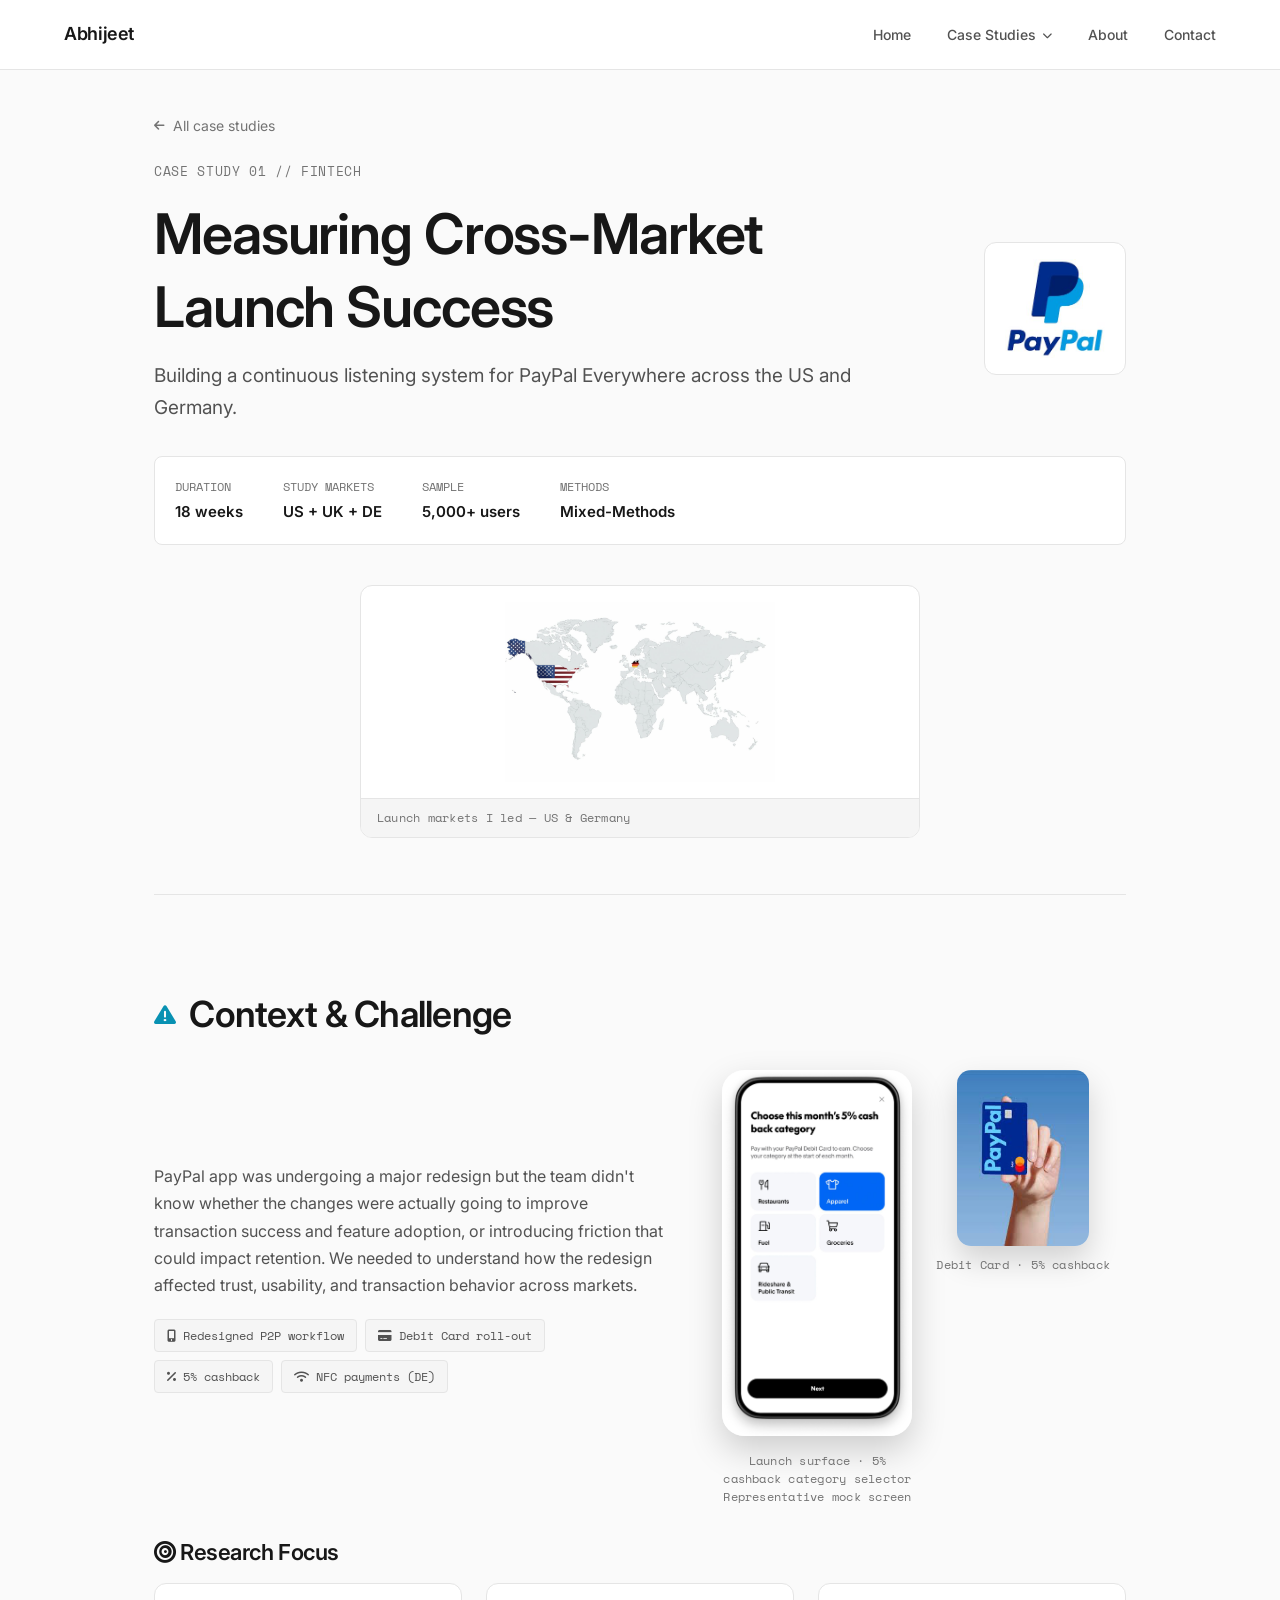
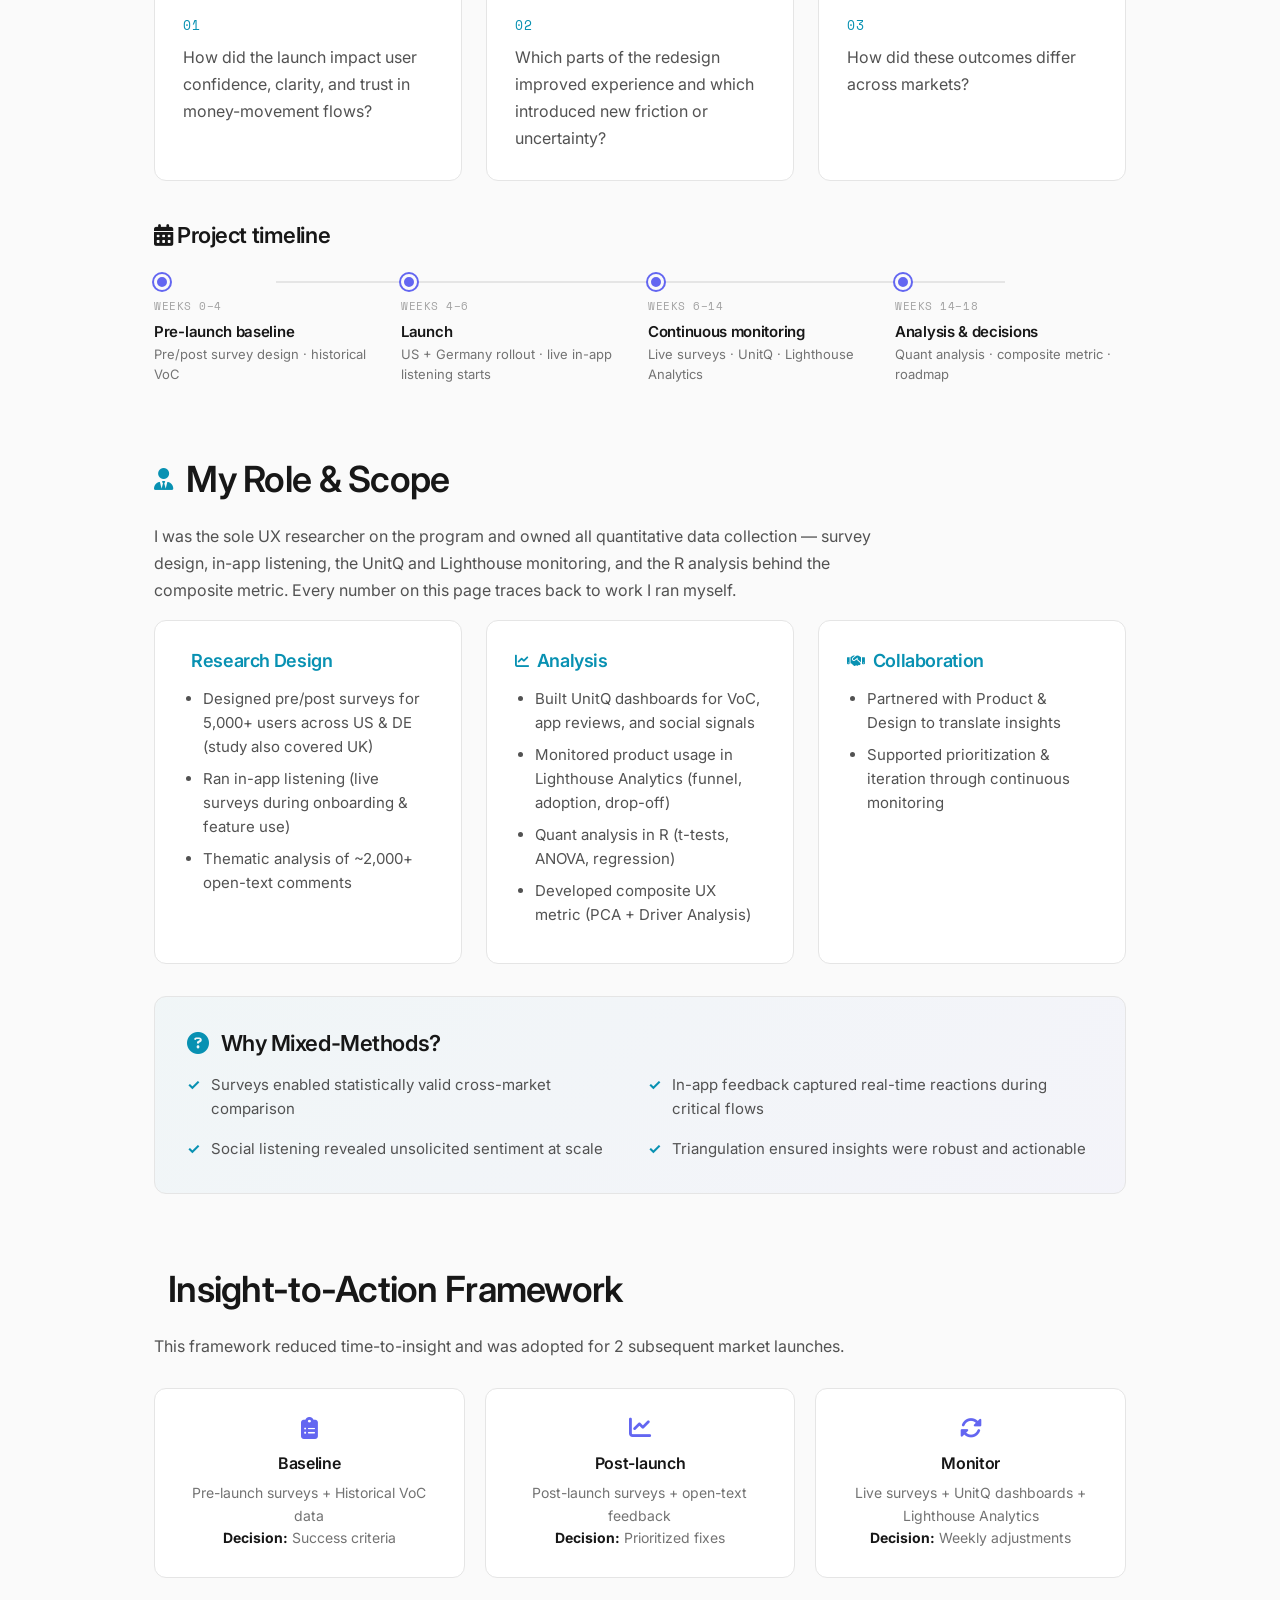
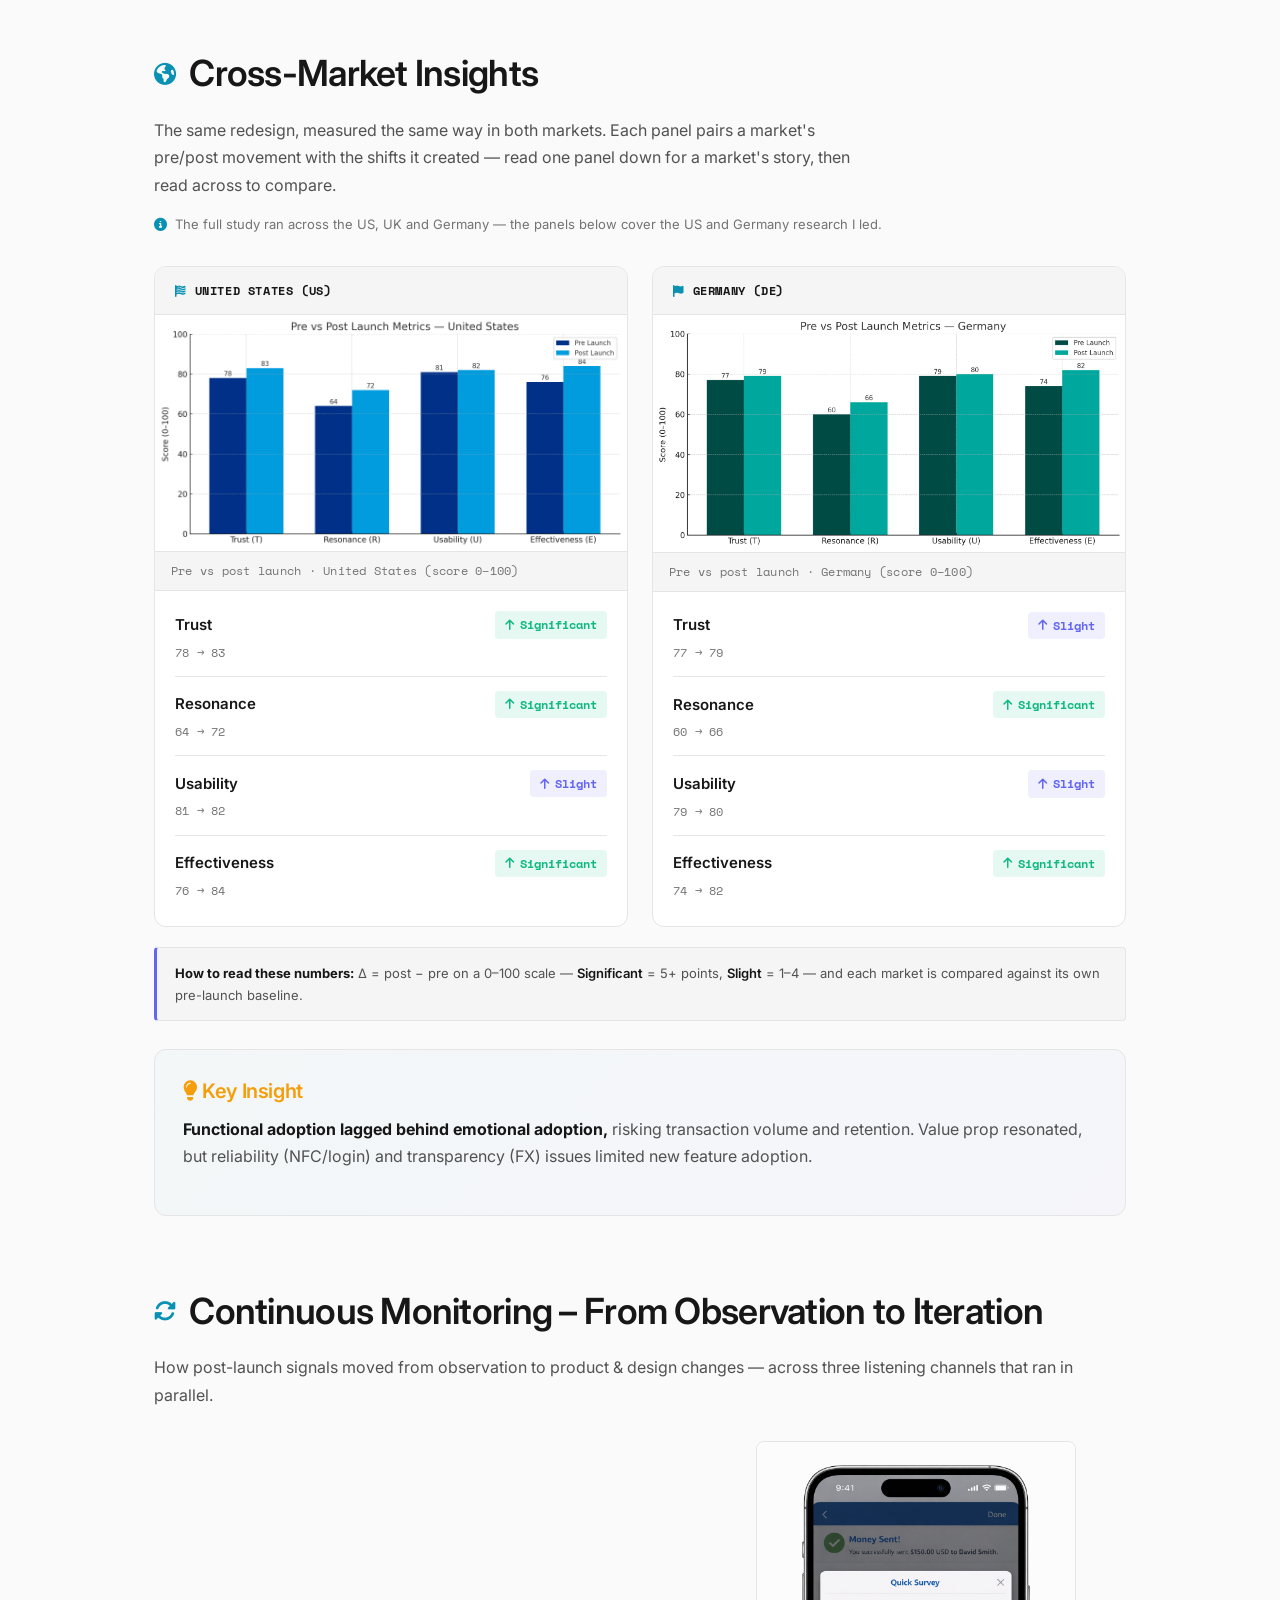
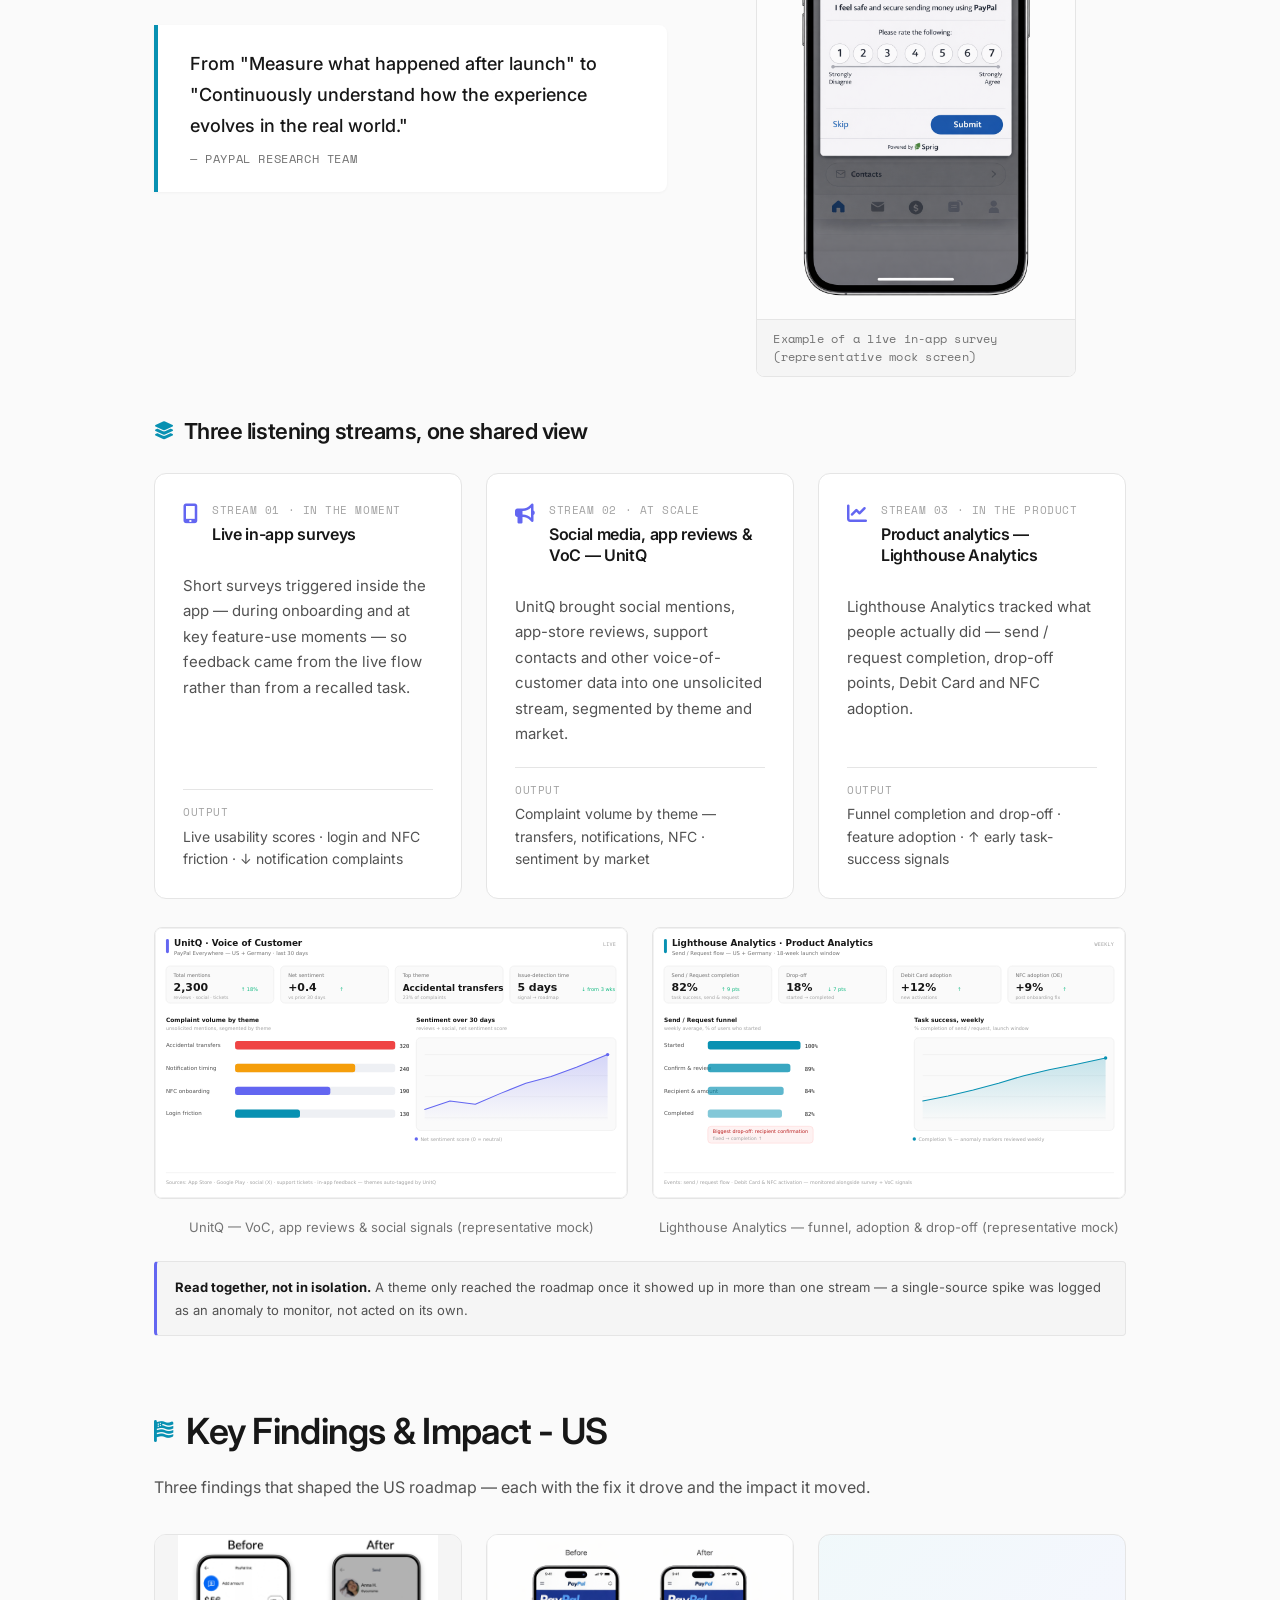
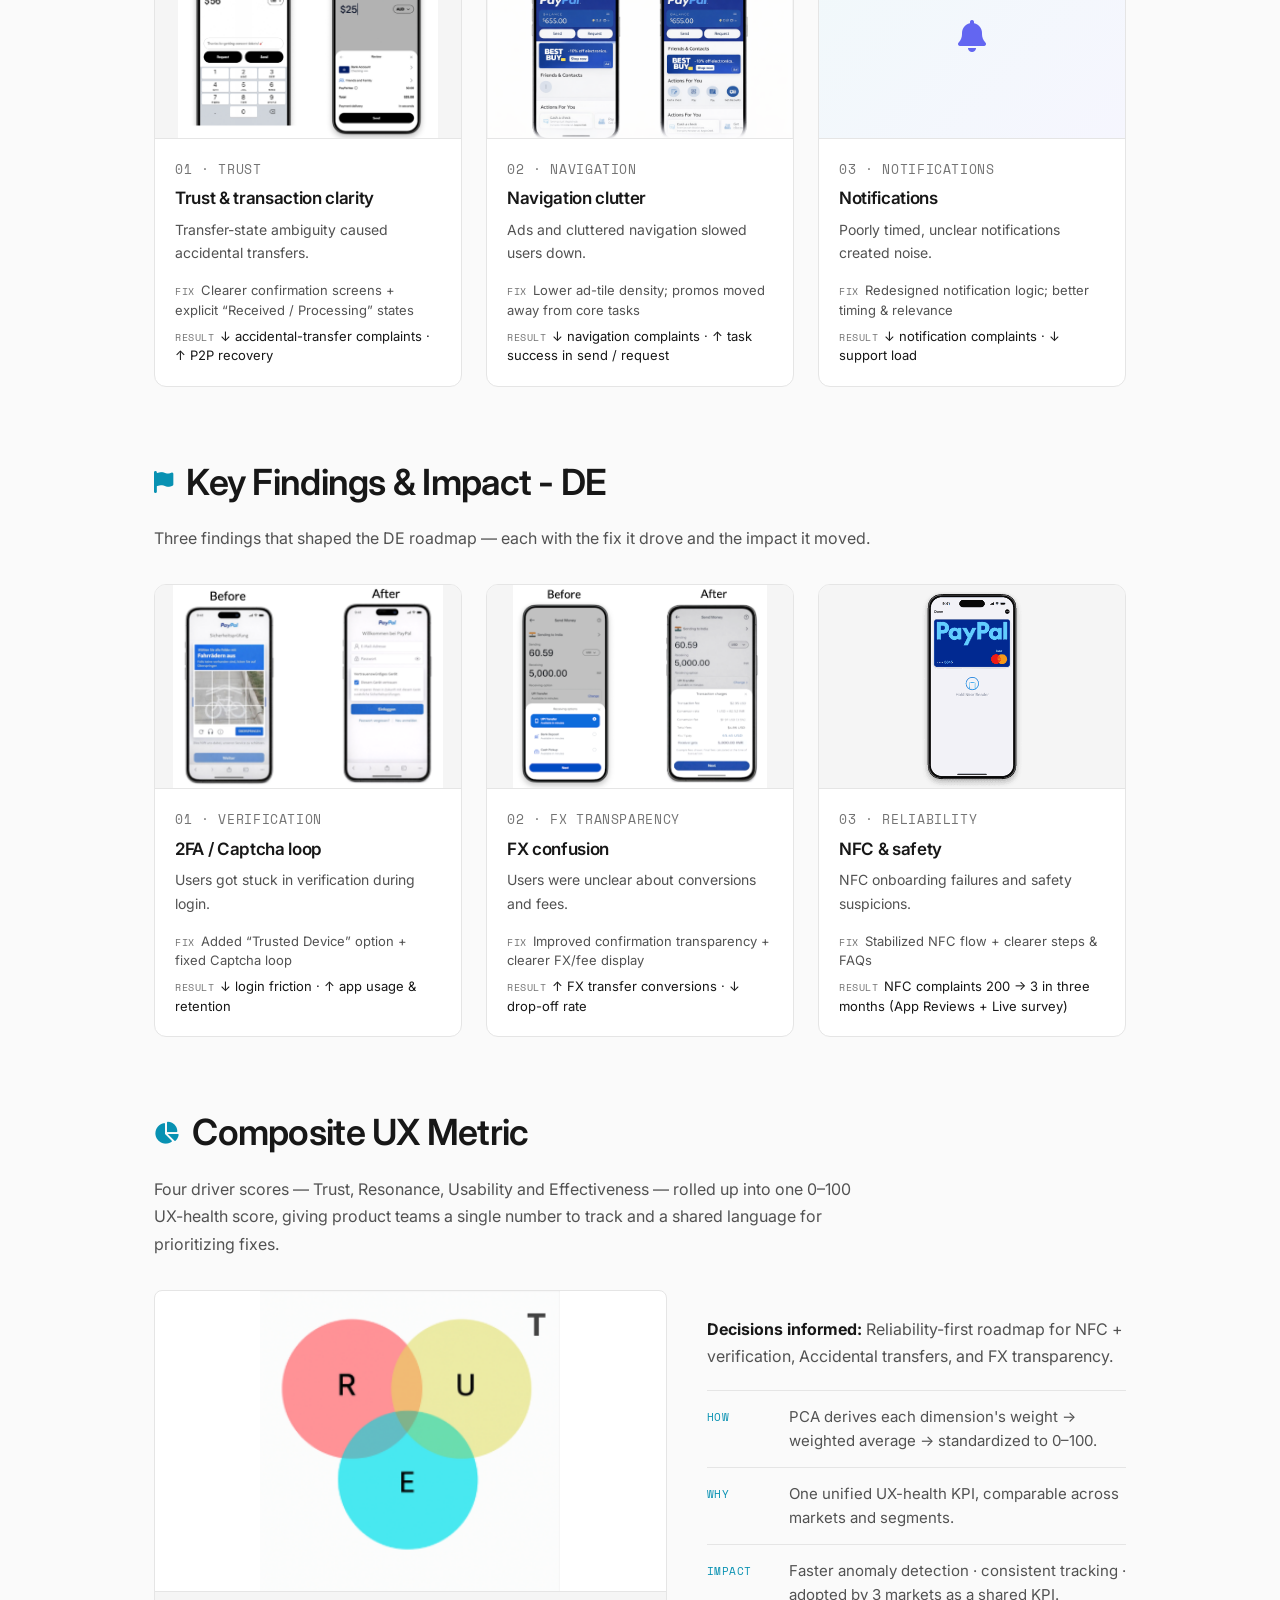
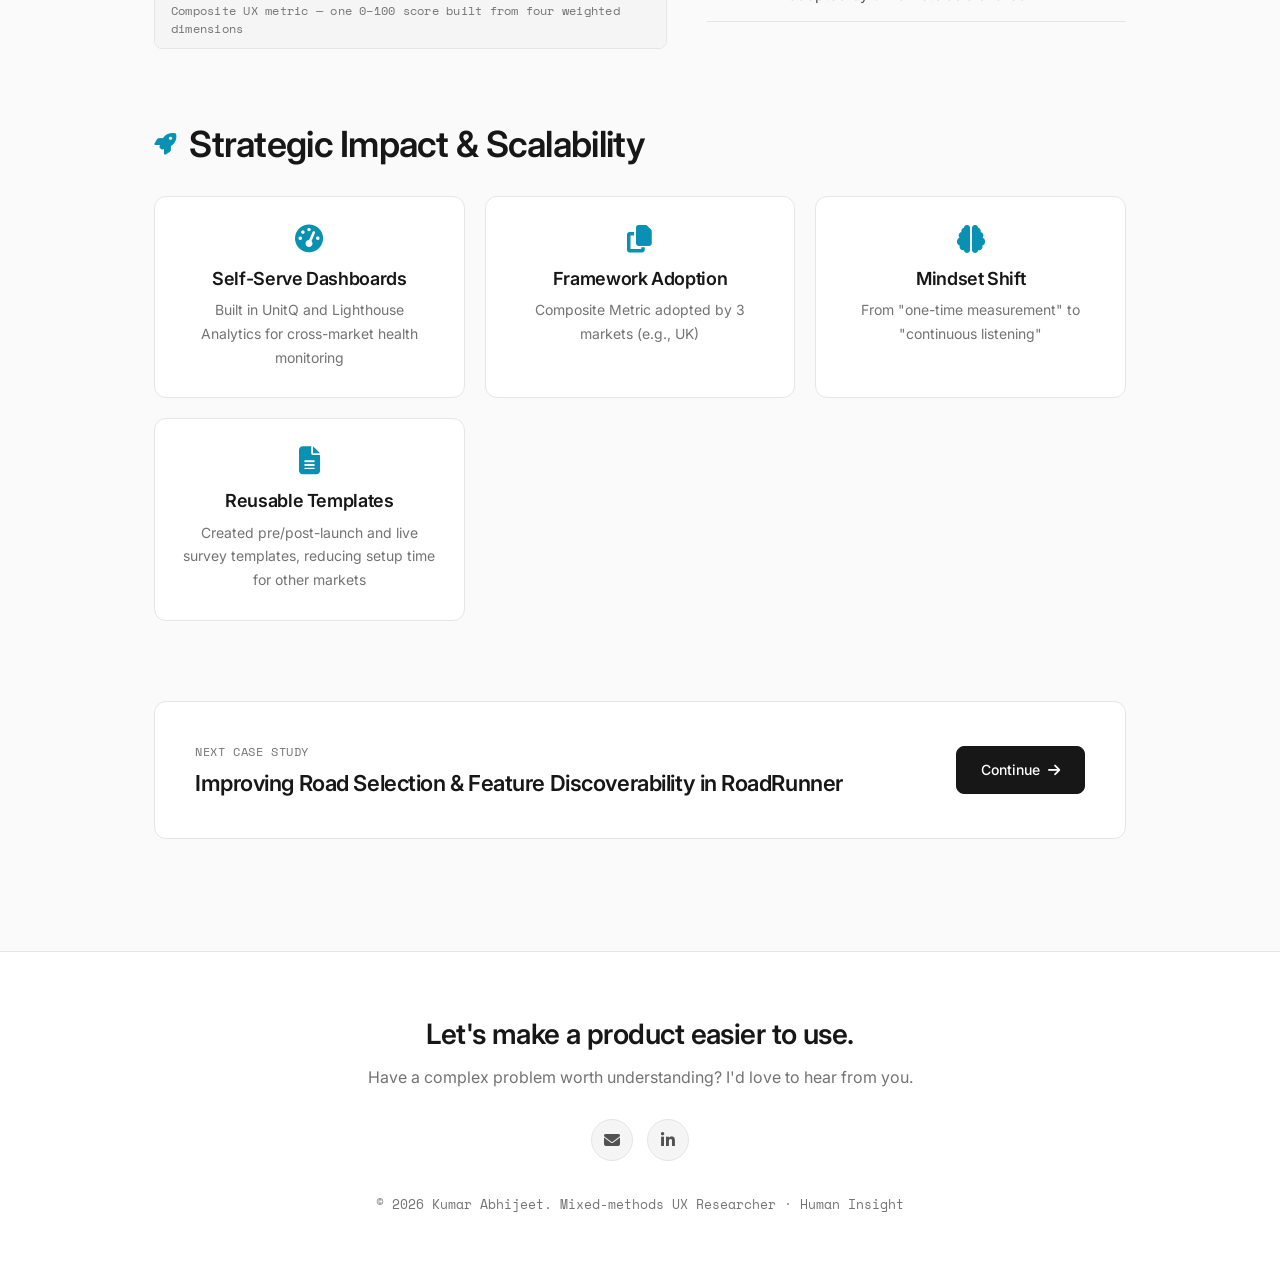
<file: paypal.html>
<!DOCTYPE html>
<html lang="en">
<head>
    <meta charset="UTF-8" />
    <meta name="viewport" content="width=device-width, initial-scale=1.0" />
    <title>PayPal Everywhere — Kumar Abhijeet</title>
    <link rel="preconnect" href="https://fonts.googleapis.com" />
    <link rel="preconnect" href="https://fonts.gstatic.com" crossorigin />
    <link href="https://fonts.googleapis.com/css2?family=Inter:wght@300;400;500;600;700&family=Space+Mono:wght@400;700&display=swap" rel="stylesheet" />
    <link rel="stylesheet" href="https://cdnjs.cloudflare.com/ajax/libs/font-awesome/6.4.0/css/all.min.css" />
    <link rel="stylesheet" href="styles.css" />
</head>
<body>

    <!-- NAVIGATION -->
    <nav>
        <a href="index.html" class="logo">Abhijeet</a>
        <button class="nav-toggle" aria-label="Toggle navigation" onclick="document.getElementById('navLinks').classList.toggle('open')">
            <i class="fas fa-bars"></i>
        </button>
        <ul class="nav-links" id="navLinks">
            <li><a href="index.html">Home</a></li>
            <li class="nav-item">
                <a href="#" class="nav-parent">Case Studies <i class="fas fa-chevron-down"></i></a>
                <ul class="dropdown">
                    <li><a href="paypal.html"><span class="label">Case Study 01 · Fintech</span>PayPal Everywhere</a></li>
                    <li><a href="roadrunner.html"><span class="label">Case Study 02 · B2B Engineering</span>RoadRunner Scene Builder</a></li>
                    <li><a href="adt.html"><span class="label">Case Study 03 · Developer Tools</span>ADT Reference Apps</a></li>
                </ul>
            </li>
            <li><a href="about.html">About</a></li>
            <li><a href="#contact">Contact</a></li>
        </ul>
    </nav>

    <!-- CASE HERO -->
    <section class="container">
        <div class="case-hero">
            <a href="index.html#work" class="back-link"><i class="fas fa-arrow-left"></i> All case studies</a>
            <div class="hero-title-row">
                <div>
                    <span class="mono">Case Study 01 // Fintech</span>
                    <h1>Measuring Cross-Market Launch Success</h1>
                    <p>Building a continuous listening system for PayPal Everywhere across the US and Germany.</p>
                </div>
                <figure class="hero-logo">
                    <img src="images/paypal-logo.png" alt="PayPal logo for the PayPal Everywhere app launch" />
                </figure>
            </div>
            <div class="meta-bar">
                <div class="meta-item"><span class="label">Duration</span><span class="value">18 weeks</span></div>
                <div class="meta-item"><span class="label">Study markets</span><span class="value">US + UK + DE</span></div>
                <div class="meta-item"><span class="label">Sample</span><span class="value">5,000+ users</span></div>
                <div class="meta-item"><span class="label">Methods</span><span class="value">Mixed-Methods</span></div>
            </div>

            <!-- Launch snapshot: markets -->
            <div class="hero-media hero-media--single">
                <figure class="hero-media__tile">
                    <div class="hero-media__frame">
                        <img src="images/paypal-markets-map.png" alt="World map highlighting the United States and Germany — the two markets I led" />
                    </div>
                    <figcaption>Launch markets I led — US &amp; Germany</figcaption>
                </figure>
            </div>

            

        </div>
    </section>

    <div class="container">
        <div class="case-content">

            <!-- Context & Challenge -->
            <div class="case-section">
                <h2><i class="fas fa-exclamation-triangle"></i> Context &amp; Challenge</h2>
                <div class="survey-split">
                    <div>
                        <p>PayPal app was undergoing a major redesign but the team didn't know whether the changes were actually going to improve transaction success and feature adoption, or introducing friction that could impact retention. We needed to understand how the redesign affected trust, usability, and transaction behavior across markets.</p>
                        <div class="tags">
                            <span class="tag"><i class="fas fa-mobile-alt"></i> Redesigned P2P workflow</span>
                            <span class="tag"><i class="fas fa-credit-card"></i> Debit Card roll-out</span>
                            <span class="tag"><i class="fas fa-percentage"></i> 5% cashback</span>
                            <span class="tag"><i class="fas fa-wifi"></i> NFC payments (DE)</span>
                        </div>
                    </div>

                    <div class="context-media">
                        <figure class="device-shot">
                            <img src="images/paypal-cashback-category.png" alt="PayPal app screen for choosing this month's 5% cashback category on the PayPal Debit Card" />
                            <figcaption>Launch surface · 5% cashback category selector<br />Representative mock screen</figcaption>
                        </figure>
                        <figure class="debit-card-shot">
                            <img src="images/paypal-debit-card.png" alt="PayPal Debit Card held in hand" />
                            <figcaption>Debit Card · 5% cashback</figcaption>
                        </figure>
                    </div>
                </div>

                <div class="research-focus">
                    <h3><i class="fas fa-bullseye"></i> Research Focus</h3>
                    <div class="grid-3">
                        <div class="card">
                            <span class="mono" style="color: var(--accent-cyan);">01</span>
                            <p style="margin: 0.375rem 0 0;">How did the launch impact user confidence, clarity, and trust in money-movement flows?</p>
                        </div>
                        <div class="card">
                            <span class="mono" style="color: var(--accent-cyan);">02</span>
                            <p style="margin: 0.375rem 0 0;">Which parts of the redesign improved experience and which introduced new friction or uncertainty?</p>
                        </div>
                        <div class="card">
                            <span class="mono" style="color: var(--accent-cyan);">03</span>
                            <p style="margin: 0.375rem 0 0;">How did these outcomes differ across markets?</p>
                        </div>
                    </div>
                </div>

                <h3 style="margin-top: 2.5rem;"><i class="fas fa-calendar-alt"></i> Project timeline</h3>
                <div class="timeline" style="margin-top: 1.5rem;" aria-label="Project timeline across 18 weeks">
                    <div class="timeline__track">
                        <div class="timeline__step">
                            <span class="timeline__dot"></span>
                            <span class="timeline__phase">Weeks 0–4</span>
                            <h4>Pre-launch baseline</h4>
                            <p>Pre/post survey design · historical VoC</p>
                        </div>
                        <div class="timeline__step">
                            <span class="timeline__dot"></span>
                            <span class="timeline__phase">Weeks 4–6</span>
                            <h4>Launch</h4>
                            <p>US + Germany rollout · live in-app listening starts</p>
                        </div>
                        <div class="timeline__step">
                            <span class="timeline__dot"></span>
                            <span class="timeline__phase">Weeks 6–14</span>
                            <h4>Continuous monitoring</h4>
                            <p>Live surveys · UnitQ · Lighthouse Analytics</p>
                        </div>
                        <div class="timeline__step">
                            <span class="timeline__dot"></span>
                            <span class="timeline__phase">Weeks 14–18</span>
                            <h4>Analysis &amp; decisions</h4>
                            <p>Quant analysis · composite metric · roadmap</p>
                        </div>
                    </div>
                </div>
            </div>

            <!-- My Role & Scope -->
            <div class="case-section">
                <h2><i class="fas fa-user-tie"></i> My Role &amp; Scope</h2>
                <p style="max-width: 720px;">I was the sole UX researcher on the program and owned all quantitative data collection — survey design, in-app listening, the UnitQ and Lighthouse monitoring, and the R analysis behind the composite metric. Every number on this page traces back to work I ran myself.</p>
                <div class="grid-3">
                    <div class="card">
                        <h4><i class="fas fa-survey"></i> Research Design</h4>
                        <ul>
                            <li>Designed pre/post surveys for 5,000+ users across US &amp; DE (study also covered UK)</li>
                            <li>Ran in-app listening (live surveys during onboarding &amp; feature use)</li>
                            <li>Thematic analysis of ~2,000+ open-text comments</li>
                        </ul>
                    </div>
                    <div class="card">
                        <h4><i class="fas fa-chart-line"></i> Analysis</h4>
                        <ul>
                            <li>Built UnitQ dashboards for VoC, app reviews, and social signals</li>
                            <li>Monitored product usage in Lighthouse Analytics (funnel, adoption, drop-off)</li>
                            <li>Quant analysis in R (t-tests, ANOVA, regression)</li>
                            <li>Developed composite UX metric (PCA + Driver Analysis)</li>
                        </ul>
                    </div>
                    <div class="card">
                        <h4><i class="fas fa-handshake"></i> Collaboration</h4>
                        <ul>
                            <li>Partnered with Product &amp; Design to translate insights</li>
                            <li>Supported prioritization &amp; iteration through continuous monitoring</li>
                        </ul>
                    </div>
                </div>

                <div class="method-rationale">
                    <h3><i class="fas fa-question-circle" style="color:var(--accent-cyan);"></i> Why Mixed-Methods?</h3>
                    <ul>
                        <li>Surveys enabled statistically valid cross-market comparison</li>
                        <li>In-app feedback captured real-time reactions during critical flows</li>
                        <li>Social listening revealed unsolicited sentiment at scale</li>
                        <li>Triangulation ensured insights were robust and actionable</li>
                    </ul>
                </div>
            </div>

            <!-- Insight-to-Action Framework -->
            <div class="case-section">
                <h2><i class="fas fa-roadmap"></i> Insight-to-Action Framework</h2>
                <p>This framework reduced time-to-insight and was adopted for 2 subsequent market launches.</p>
                <div class="process-flow">
                    <div class="process-step">
                        <i class="fas fa-clipboard-list"></i>
                        <h4>Baseline</h4>
                        <p>Pre-launch surveys + Historical VoC data<br /><strong style="color:var(--text-primary)">Decision:</strong> Success criteria</p>
                    </div>
                    <div class="process-step">
                        <i class="fas fa-chart-line"></i>
                        <h4>Post-launch</h4>
                        <p>Post-launch surveys + open-text feedback<br /><strong style="color:var(--text-primary)">Decision:</strong> Prioritized fixes</p>
                    </div>
                    <div class="process-step">
                        <i class="fas fa-sync-alt"></i>
                        <h4>Monitor</h4>
                        <p>Live surveys + UnitQ dashboards + Lighthouse Analytics<br /><strong style="color:var(--text-primary)">Decision:</strong> Weekly adjustments</p>
                    </div>
                </div>
            </div>

            <!-- Cross-Market Insights -->
            <div class="case-section">
                <h2><i class="fas fa-globe-americas"></i> Cross-Market Insights</h2>
                <p style="max-width:700px;">The same redesign, measured the same way in both markets. Each panel pairs a market's pre/post movement with the shifts it created — read one panel down for a market's story, then read across to compare.</p>
                <p class="scope-note"><i class="fas fa-info-circle"></i> The full study ran across the US, UK and Germany — the panels below cover the US and Germany research I led.</p>

                <div class="market-compare">
                    <!-- United States -->
                    <article class="market-panel">
                        <div class="market-panel__head"><i class="fas fa-flag-usa"></i> United States (US)</div>
                        <figure class="case-image">
                            <img src="images/image84.png" alt="Pre vs post launch metrics — United States. Trust 78 → 83, Resonance 64 → 72, Usability 81 → 82, Effectiveness 76 → 84 on a 0–100 scale." />
                            <figcaption>Pre vs post launch · United States (score 0–100)</figcaption>
                        </figure>
                        <ul class="market-metrics">
                            <li>
                                <span class="market-metrics__name">Trust</span>
                                <span class="metric-change metric-up"><i class="fas fa-arrow-up"></i> Significant</span>
                                <span class="market-metrics__delta">78 → 83</span>
                            </li>
                            <li>
                                <span class="market-metrics__name">Resonance</span>
                                <span class="metric-change metric-up"><i class="fas fa-arrow-up"></i> Significant</span>
                                <span class="market-metrics__delta">64 → 72</span>
                            </li>
                            <li>
                                <span class="market-metrics__name">Usability</span>
                                <span class="metric-change metric-neutral"><i class="fas fa-arrow-up"></i> Slight</span>
                                <span class="market-metrics__delta">81 → 82</span>
                            </li>
                            <li>
                                <span class="market-metrics__name">Effectiveness</span>
                                <span class="metric-change metric-up"><i class="fas fa-arrow-up"></i> Significant</span>
                                <span class="market-metrics__delta">76 → 84</span>
                            </li>
                        </ul>
                    </article>

                    <!-- Germany -->
                    <article class="market-panel">
                        <div class="market-panel__head"><i class="fas fa-flag"></i> Germany (DE)</div>
                        <figure class="case-image">
                            <img src="images/image127.png" alt="Pre vs post launch metrics — Germany. Trust 77 → 79, Resonance 60 → 66, Usability 79 → 80, Effectiveness 74 → 82 on a 0–100 scale." />
                            <figcaption>Pre vs post launch · Germany (score 0–100)</figcaption>
                        </figure>
                        <ul class="market-metrics">
                            <li>
                                <span class="market-metrics__name">Trust</span>
                                <span class="metric-change metric-neutral"><i class="fas fa-arrow-up"></i> Slight</span>
                                <span class="market-metrics__delta">77 → 79</span>
                            </li>
                            <li>
                                <span class="market-metrics__name">Resonance</span>
                                <span class="metric-change metric-up"><i class="fas fa-arrow-up"></i> Significant</span>
                                <span class="market-metrics__delta">60 → 66</span>
                            </li>
                            <li>
                                <span class="market-metrics__name">Usability</span>
                                <span class="metric-change metric-neutral"><i class="fas fa-arrow-up"></i> Slight</span>
                                <span class="market-metrics__delta">79 → 80</span>
                            </li>
                            <li>
                                <span class="market-metrics__name">Effectiveness</span>
                                <span class="metric-change metric-up"><i class="fas fa-arrow-up"></i> Significant</span>
                                <span class="market-metrics__delta">74 → 82</span>
                            </li>
                        </ul>
                    </article>
                </div>

                <p class="market-note"><strong>How to read these numbers:</strong> Δ = post − pre on a 0–100 scale — <em>Significant</em> = 5+ points, <em>Slight</em> = 1–4 — and each market is compared against its own pre-launch baseline.</p>

                <div class="highlight-card">
                    <h4><i class="fas fa-lightbulb"></i> Key Insight</h4>
                    <p><strong style="color:var(--text-primary)">Functional adoption lagged behind emotional adoption,</strong> risking transaction volume and retention. Value prop resonated, but reliability (NFC/login) and transparency (FX) issues limited new feature adoption.</p>
                </div>
            </div>

            <!-- Continuous Monitoring -->
            <div class="case-section">
                <h2><i class="fas fa-sync-alt"></i> Continuous Monitoring – From Observation to Iteration</h2>
                <p>How post-launch signals moved from observation to product &amp; design changes — across three listening channels that ran in parallel.</p>

                <div class="survey-split">
                    <div class="pull-quote">
                        <p>From "Measure what happened after launch" to "Continuously understand how the experience evolves in the real world."</p>
                        <div class="attribution">— PayPal research team</div>
                    </div>

                    <figure class="case-image case-image--phone">
                        <img src="images/image47.png" alt="Example of live in-app survey shown to PayPal users during onboarding or feature use" />
                        <figcaption>Example of a live in-app survey (representative mock screen)</figcaption>
                    </figure>
                </div>

                <h3 class="case-subhead"><i class="fas fa-layer-group"></i> Three listening streams, one shared view</h3>

                <div class="listen-grid">
                    <!-- Stream 01 · in-app -->
                    <article class="listen-card">
                        <div class="listen-card__head">
                            <i class="fas fa-mobile-alt"></i>
                            <div>
                                <span class="mono">Stream 01 · In the moment</span>
                                <h4>Live in-app surveys</h4>
                            </div>
                        </div>
                        <p>Short surveys triggered inside the app — during onboarding and at key feature-use moments — so feedback came from the live flow rather than from a recalled task.</p>
                        <p class="listen-card__output"><span>Output</span>Live usability scores · login and NFC friction · ↓ notification complaints</p>
                    </article>

                    <!-- Stream 02 · UnitQ social + reviews + VoC -->
                    <article class="listen-card">
                        <div class="listen-card__head">
                            <i class="fas fa-bullhorn"></i>
                            <div>
                                <span class="mono">Stream 02 · At scale</span>
                                <h4>Social media, app reviews &amp; VoC — UnitQ</h4>
                            </div>
                        </div>
                        <p>UnitQ brought social mentions, app-store reviews, support contacts and other voice-of-customer data into one unsolicited stream, segmented by theme and market.</p>
                        <p class="listen-card__output"><span>Output</span>Complaint volume by theme — transfers, notifications, NFC · sentiment by market</p>
                    </article>

                    <!-- Stream 03 · product analytics -->
                    <article class="listen-card">
                        <div class="listen-card__head">
                            <i class="fas fa-chart-line"></i>
                            <div>
                                <span class="mono">Stream 03 · In the product</span>
                                <h4>Product analytics — Lighthouse Analytics</h4>
                            </div>
                        </div>
                        <p>Lighthouse Analytics tracked what people actually did — send / request completion, drop-off points, Debit Card and NFC adoption.</p>
                        <p class="listen-card__output"><span>Output</span>Funnel completion and drop-off · feature adoption · ↑ early task-success signals</p>
                    </article>
                </div>

                <div class="dashboard-grid">
                    <figure class="dashboard-shot">
                        <img src="images/unitq-dashboard.svg" alt="Representative mock of the UnitQ voice-of-customer dashboard — complaint volume by theme, net sentiment trend, and review/social mentions" />
                        <figcaption>UnitQ — VoC, app reviews &amp; social signals (representative mock)</figcaption>
                    </figure>
                    <figure class="dashboard-shot">
                        <img src="images/lighthouse-analytics-dashboard.svg" alt="Representative mock of the Lighthouse Analytics dashboard — send/request funnel, feature adoption, and weekly task-success trend" />
                        <figcaption>Lighthouse Analytics — funnel, adoption &amp; drop-off (representative mock)</figcaption>
                    </figure>
                </div>

                <p class="market-note"><strong>Read together, not in isolation.</strong> A theme only reached the roadmap once it showed up in more than one stream — a single-source spike was logged as an anomaly to monitor, not acted on its own.</p>
            </div>

            <!-- Key Findings - US -->
            <div class="case-section">
                <h2><i class="fas fa-flag-usa"></i> Key Findings &amp; Impact - US</h2>
                <p>Three findings that shaped the US roadmap — each with the fix it drove and the impact it moved.</p>

                <div class="insight-grid">
                    <!-- 01 · Trust -->
                    <article class="insight-card">
                        <figure class="case-image">
                            <img src="images/image124.png" alt="Before and after — recipient confirmation screen with clearer recipient details and transfer-state markers" />
                        </figure>
                        <div class="insight-card__body">
                            <span class="insight-card__tag mono">01 · Trust</span>
                            <h4>Trust &amp; transaction clarity</h4>
                            <p>Transfer-state ambiguity caused accidental transfers.</p>
                            <div class="insight-card__outcomes">
                                <p><span>Fix</span>Clearer confirmation screens + explicit “Received / Processing” states</p>
                                <p><span>Result</span>↓ accidental-transfer complaints · ↑ P2P recovery</p>
                            </div>
                        </div>
                    </article>

                    <!-- 02 · Navigation -->
                    <article class="insight-card">
                        <figure class="case-image">
                            <img src="images/image50.png" alt="Before and after — home screen with reduced ad density and less navigation clutter" />
                        </figure>
                        <div class="insight-card__body">
                            <span class="insight-card__tag mono">02 · Navigation</span>
                            <h4>Navigation clutter</h4>
                            <p>Ads and cluttered navigation slowed users down.</p>
                            <div class="insight-card__outcomes">
                                <p><span>Fix</span>Lower ad-tile density; promos moved away from core tasks</p>
                                <p><span>Result</span>↓ navigation complaints · ↑ task success in send / request</p>
                            </div>
                        </div>
                    </article>

                    <!-- 03 · Notifications (no reference image) -->
                    <article class="insight-card">
                        <div class="insight-card__media"><i class="fas fa-bell"></i></div>
                        <div class="insight-card__body">
                            <span class="insight-card__tag mono">03 · Notifications</span>
                            <h4>Notifications</h4>
                            <p>Poorly timed, unclear notifications created noise.</p>
                            <div class="insight-card__outcomes">
                                <p><span>Fix</span>Redesigned notification logic; better timing &amp; relevance</p>
                                <p><span>Result</span>↓ notification complaints · ↓ support load</p>
                            </div>
                        </div>
                    </article>
                </div>
            </div>

            <!-- Key Findings - DE -->
            <div class="case-section">
                <h2><i class="fas fa-flag"></i> Key Findings &amp; Impact - DE</h2>
                <p>Three findings that shaped the DE roadmap — each with the fix it drove and the impact it moved.</p>

                <div class="insight-grid">
                    <!-- 01 · Verification -->
                    <article class="insight-card">
                        <figure class="case-image">
                            <img src="images/image125.png" alt="Before and after — login verification loop replaced by a “Trusted Device” option" />
                        </figure>
                        <div class="insight-card__body">
                            <span class="insight-card__tag mono">01 · Verification</span>
                            <h4>2FA / Captcha loop</h4>
                            <p>Users got stuck in verification during login.</p>
                            <div class="insight-card__outcomes">
                                <p><span>Fix</span>Added “Trusted Device” option + fixed Captcha loop</p>
                                <p><span>Result</span>↓ login friction · ↑ app usage &amp; retention</p>
                            </div>
                        </div>
                    </article>

                    <!-- 02 · FX transparency -->
                    <article class="insight-card">
                        <figure class="case-image">
                            <img src="images/image126.png" alt="Before and after — clearer FX and fee display in the transfer confirmation screen" />
                        </figure>
                        <div class="insight-card__body">
                            <span class="insight-card__tag mono">02 · FX transparency</span>
                            <h4>FX confusion</h4>
                            <p>Users were unclear about conversions and fees.</p>
                            <div class="insight-card__outcomes">
                                <p><span>Fix</span>Improved confirmation transparency + clearer FX/fee display</p>
                                <p><span>Result</span>↑ FX transfer conversions · ↓ drop-off rate</p>
                            </div>
                        </div>
                    </article>

                    <!-- 03 · Reliability -->
                    <article class="insight-card">
                        <figure class="case-image">
                            <img src="images/image22.png" alt="NFC onboarding and safety — reliability finding for Germany" style="max-width: 300px; margin: 0 auto;" />
                        </figure>
                        <div class="insight-card__body">
                            <span class="insight-card__tag mono">03 · Reliability</span>
                            <h4>NFC &amp; safety</h4>
                            <p>NFC onboarding failures and safety suspicions.</p>
                            <div class="insight-card__outcomes">
                                <p><span>Fix</span>Stabilized NFC flow + clearer steps &amp; FAQs</p>
                                <p><span>Result</span>NFC complaints 200 → 3 in three months (App Reviews + Live survey)</p>
                            </div>
                        </div>
                    </article>
                </div>
            </div>

            <!-- Composite UX Metric -->
            <div class="case-section">
                <h2><i class="fas fa-chart-pie"></i> Composite UX Metric</h2>
                <p style="max-width:700px;">Four driver scores — Trust, Resonance, Usability and Effectiveness — rolled up into one 0–100 UX-health score, giving product teams a single number to track and a shared language for prioritizing fixes.</p>

                <div class="survey-split">
                    <figure class="case-image composite-figure">
                        <img src="images/composite.png" alt="Visual representation of the composite UX metric — the weighted 0–100 score and its four driver dimensions" />
                        <figcaption>Composite UX metric — one 0–100 score built from four weighted dimensions</figcaption>
                    </figure>

                    <div class="composite-body">
                        <p class="composite-lead"><strong style="color:var(--text-primary)">Decisions informed:</strong> Reliability-first roadmap for NFC + verification, Accidental transfers, and FX transparency.</p>
                        <div class="composite-list">
                            <p><span>How</span>PCA derives each dimension's weight → weighted average → standardized to 0–100.</p>
                            <p><span>Why</span>One unified UX-health KPI, comparable across markets and segments.</p>
                            <p><span>Impact</span>Faster anomaly detection · consistent tracking · adopted by 3 markets as a shared KPI.</p>
                        </div>
                    </div>
                </div>
            </div>

            <!-- Strategic Impact -->
            <div class="case-section">
                <h2><i class="fas fa-rocket"></i> Strategic Impact &amp; Scalability</h2>
                <div class="impact-grid">
                    <div class="impact-card"><i class="fas fa-tachometer-alt"></i><h4>Self-Serve Dashboards</h4><p>Built in UnitQ and Lighthouse Analytics for cross-market health monitoring</p></div>
                    <div class="impact-card"><i class="fas fa-copy"></i><h4>Framework Adoption</h4><p>Composite Metric adopted by 3 markets (e.g., UK)</p></div>
                    <div class="impact-card"><i class="fas fa-brain"></i><h4>Mindset Shift</h4><p>From "one-time measurement" to "continuous listening"</p></div>
                    <div class="impact-card"><i class="fas fa-file-alt"></i><h4>Reusable Templates</h4><p>Created pre/post-launch and live survey templates, reducing setup time for other markets</p></div>
                </div>
            </div>

            <!-- Next case study -->
            <div class="next-case">
                <div>
                    <span class="label">Next case study</span>
                    <h3>Improving Road Selection &amp; Feature Discoverability in RoadRunner</h3>
                </div>
                <a href="roadrunner.html" class="btn btn-primary">Continue <i class="fas fa-arrow-right"></i></a>
            </div>

        </div>
    </div>

    <!-- FOOTER -->
    <footer id="contact">
        <div class="container">
            <h2>Let's make a product easier to use.</h2>
            <p>Have a complex problem worth understanding? I'd love to hear from you.</p>
            <div class="social-links">
                <a href="mailto:krabhijeet.brn@gmail.com" title="Email"><i class="fas fa-envelope"></i></a>
                <a href="https://www.linkedin.com/in/kumar-abhijeet-6a80bb18b/" title="LinkedIn" target="_blank" rel="noopener noreferrer"><i class="fab fa-linkedin-in"></i></a>
            </div>
            <div class="footer-bottom">
                <p>&copy; 2026 Kumar Abhijeet. Mixed-methods UX Researcher · Human Insight</p>
            </div>
        </div>
    </footer>

</body>
</html>
</file>
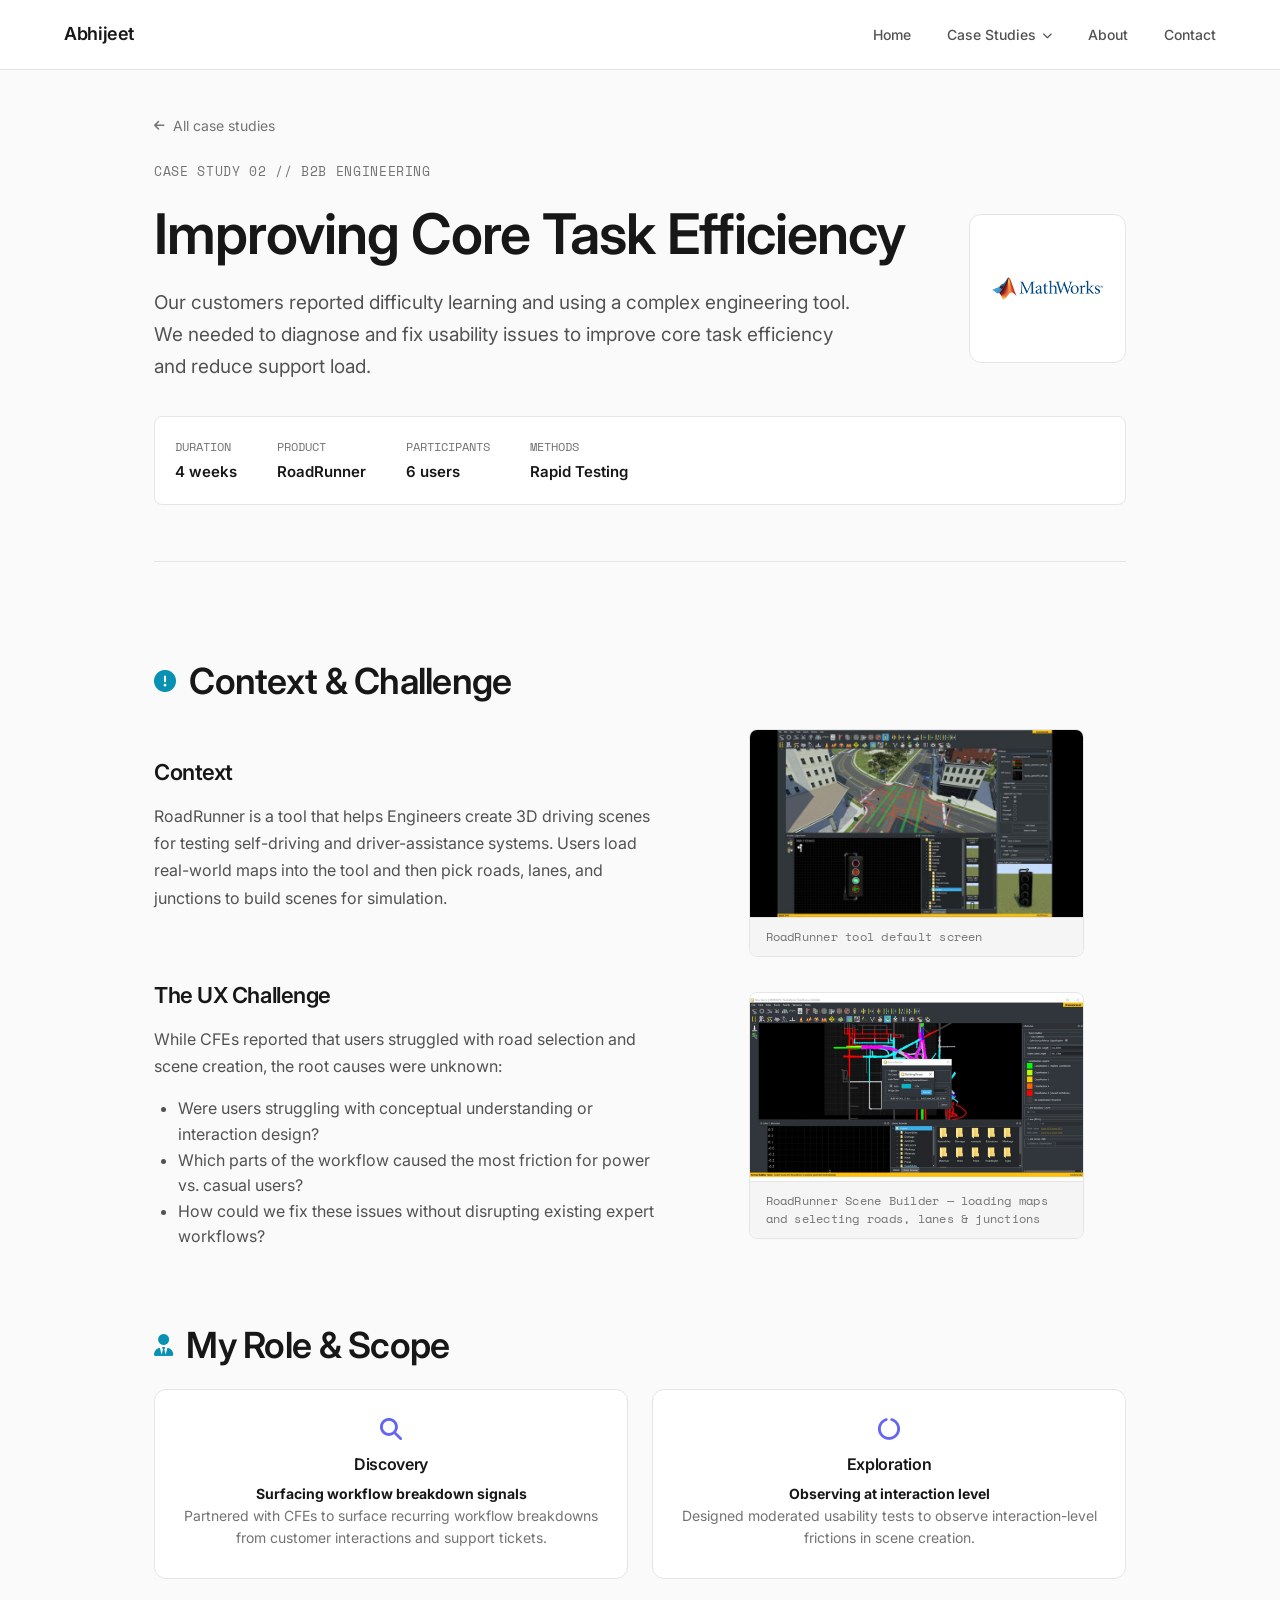
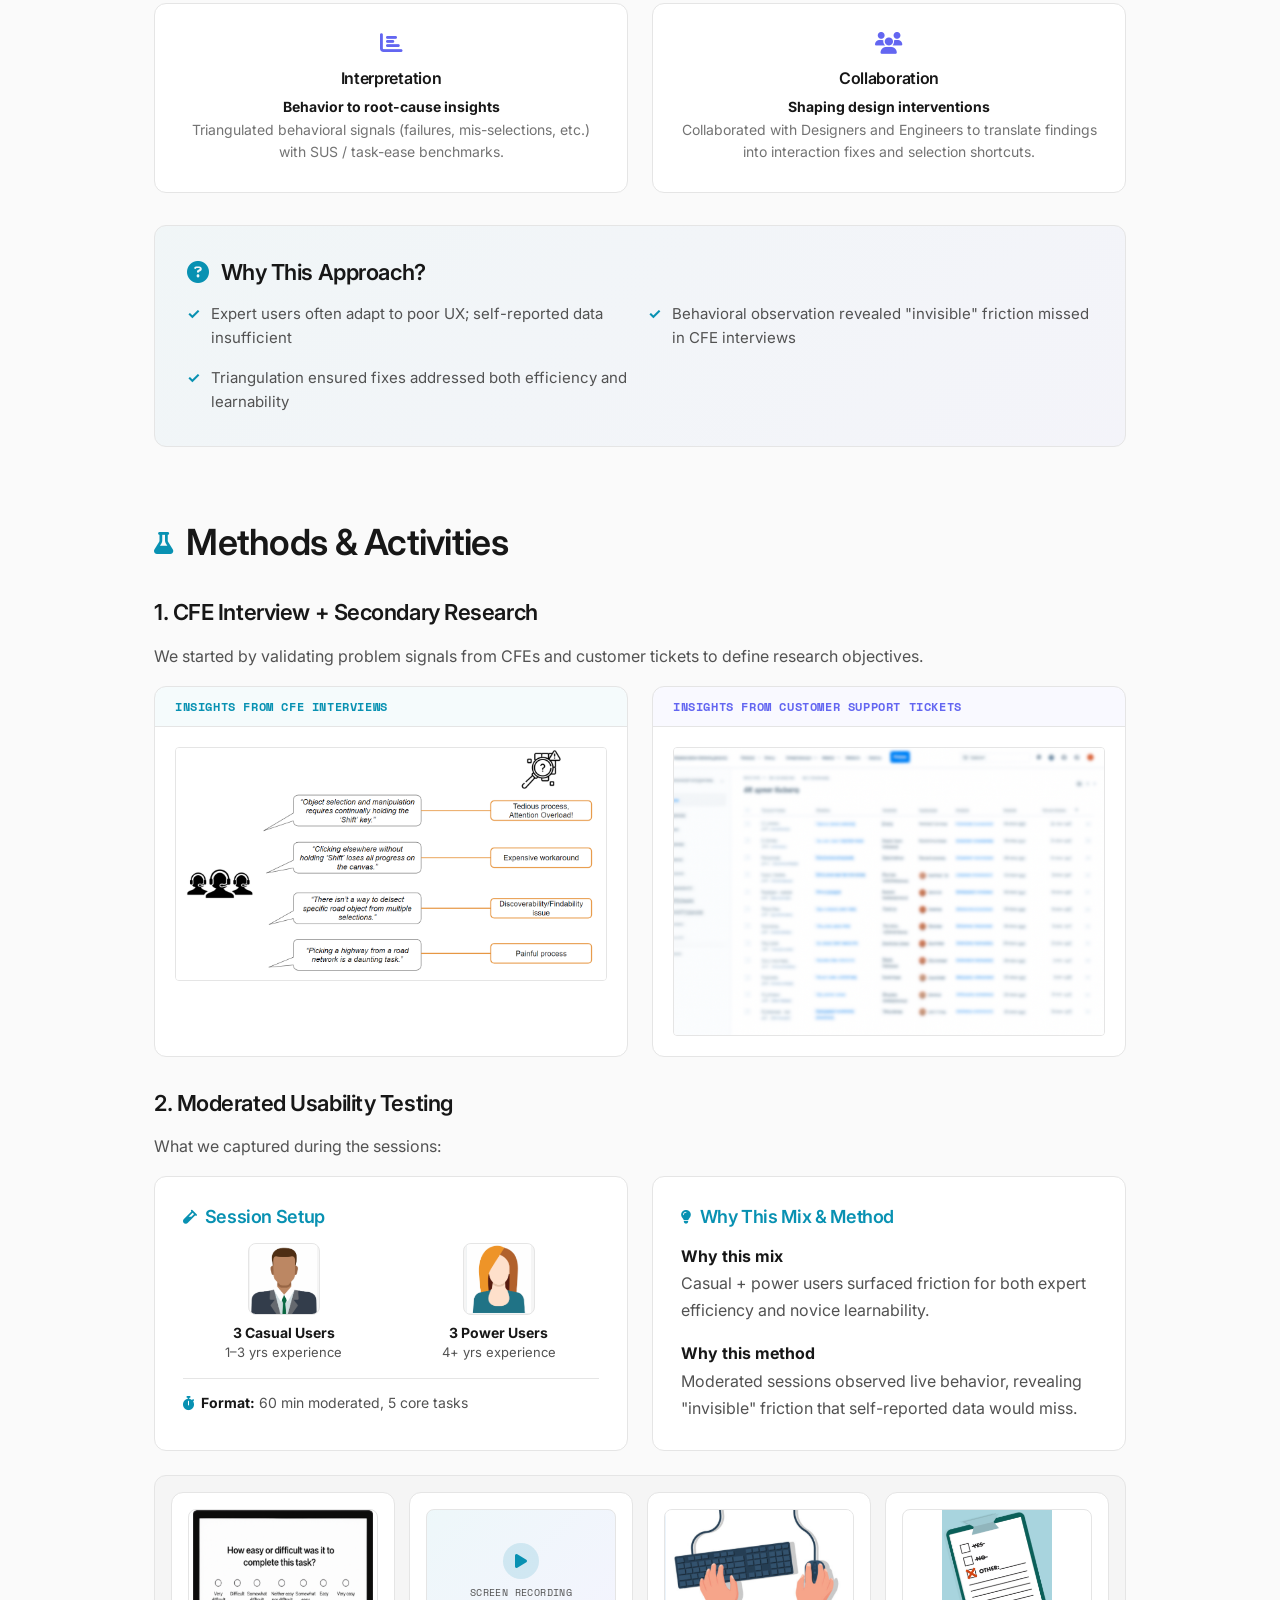
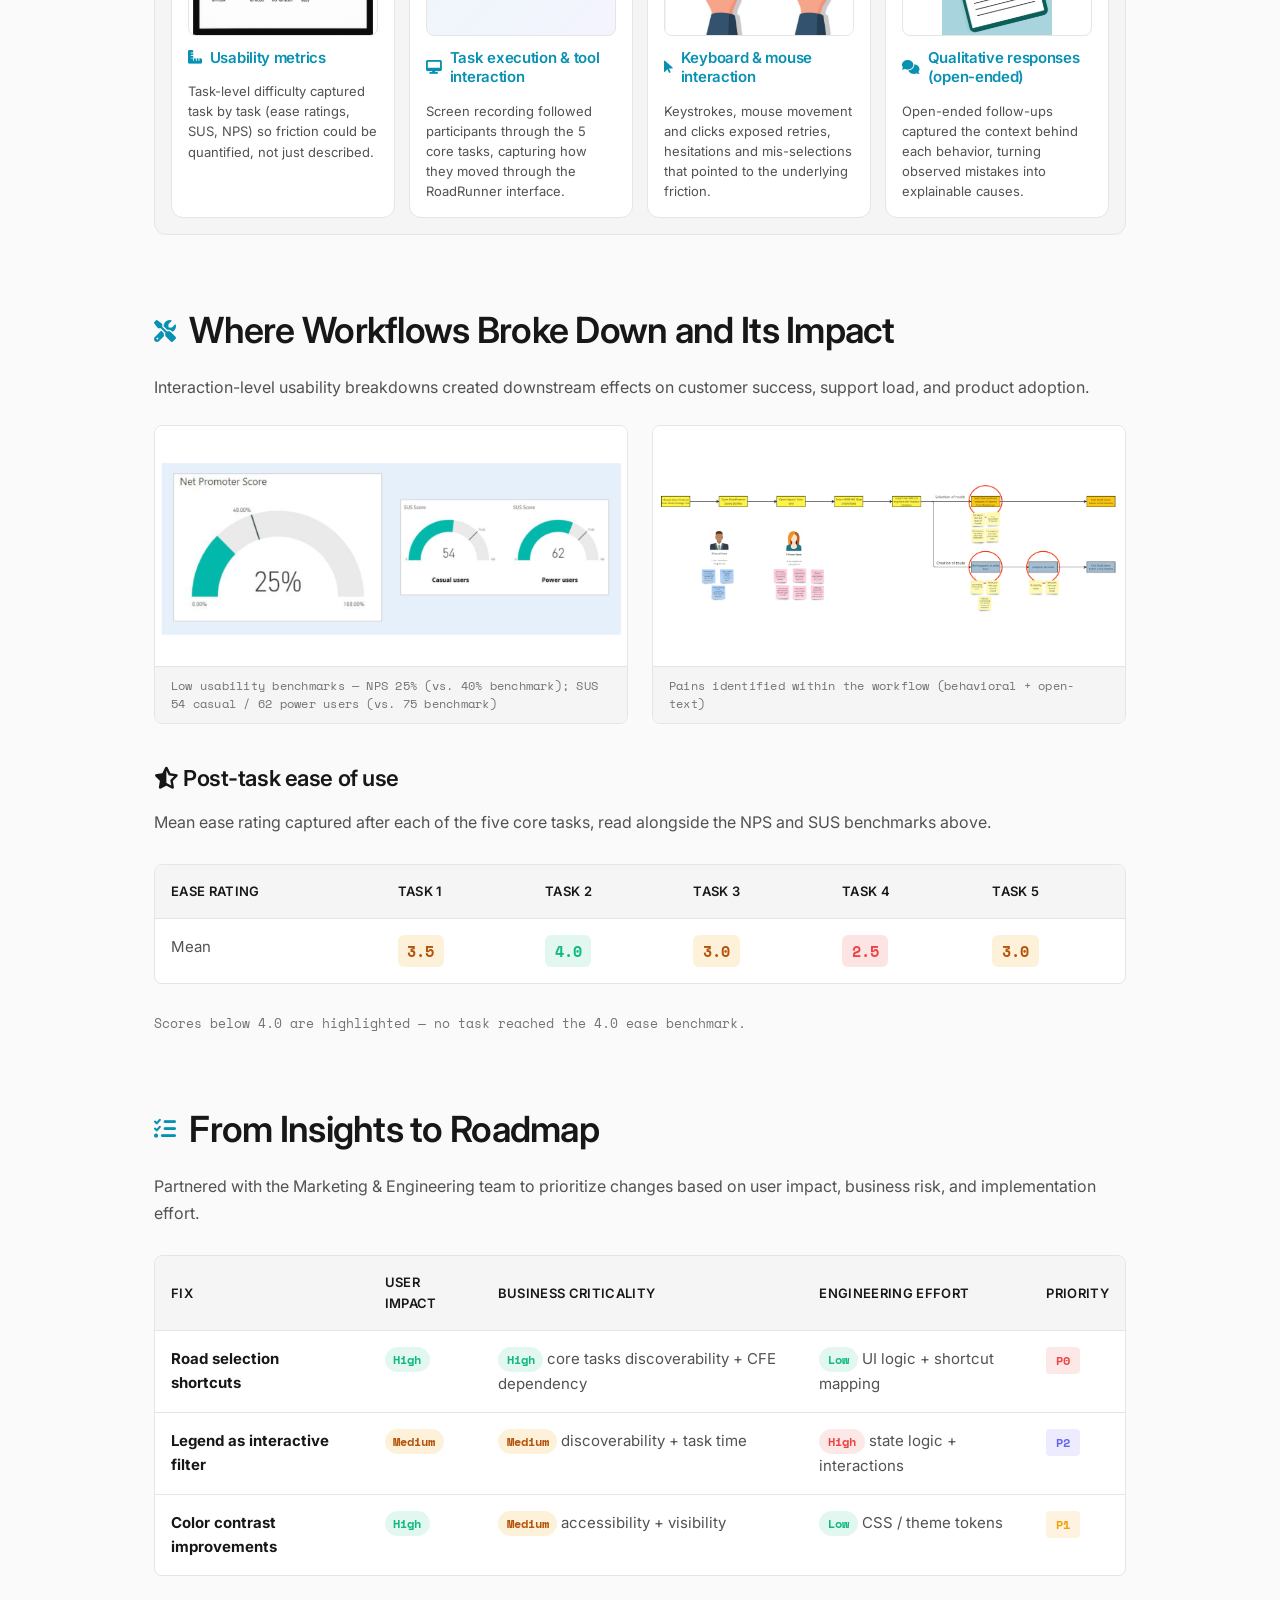
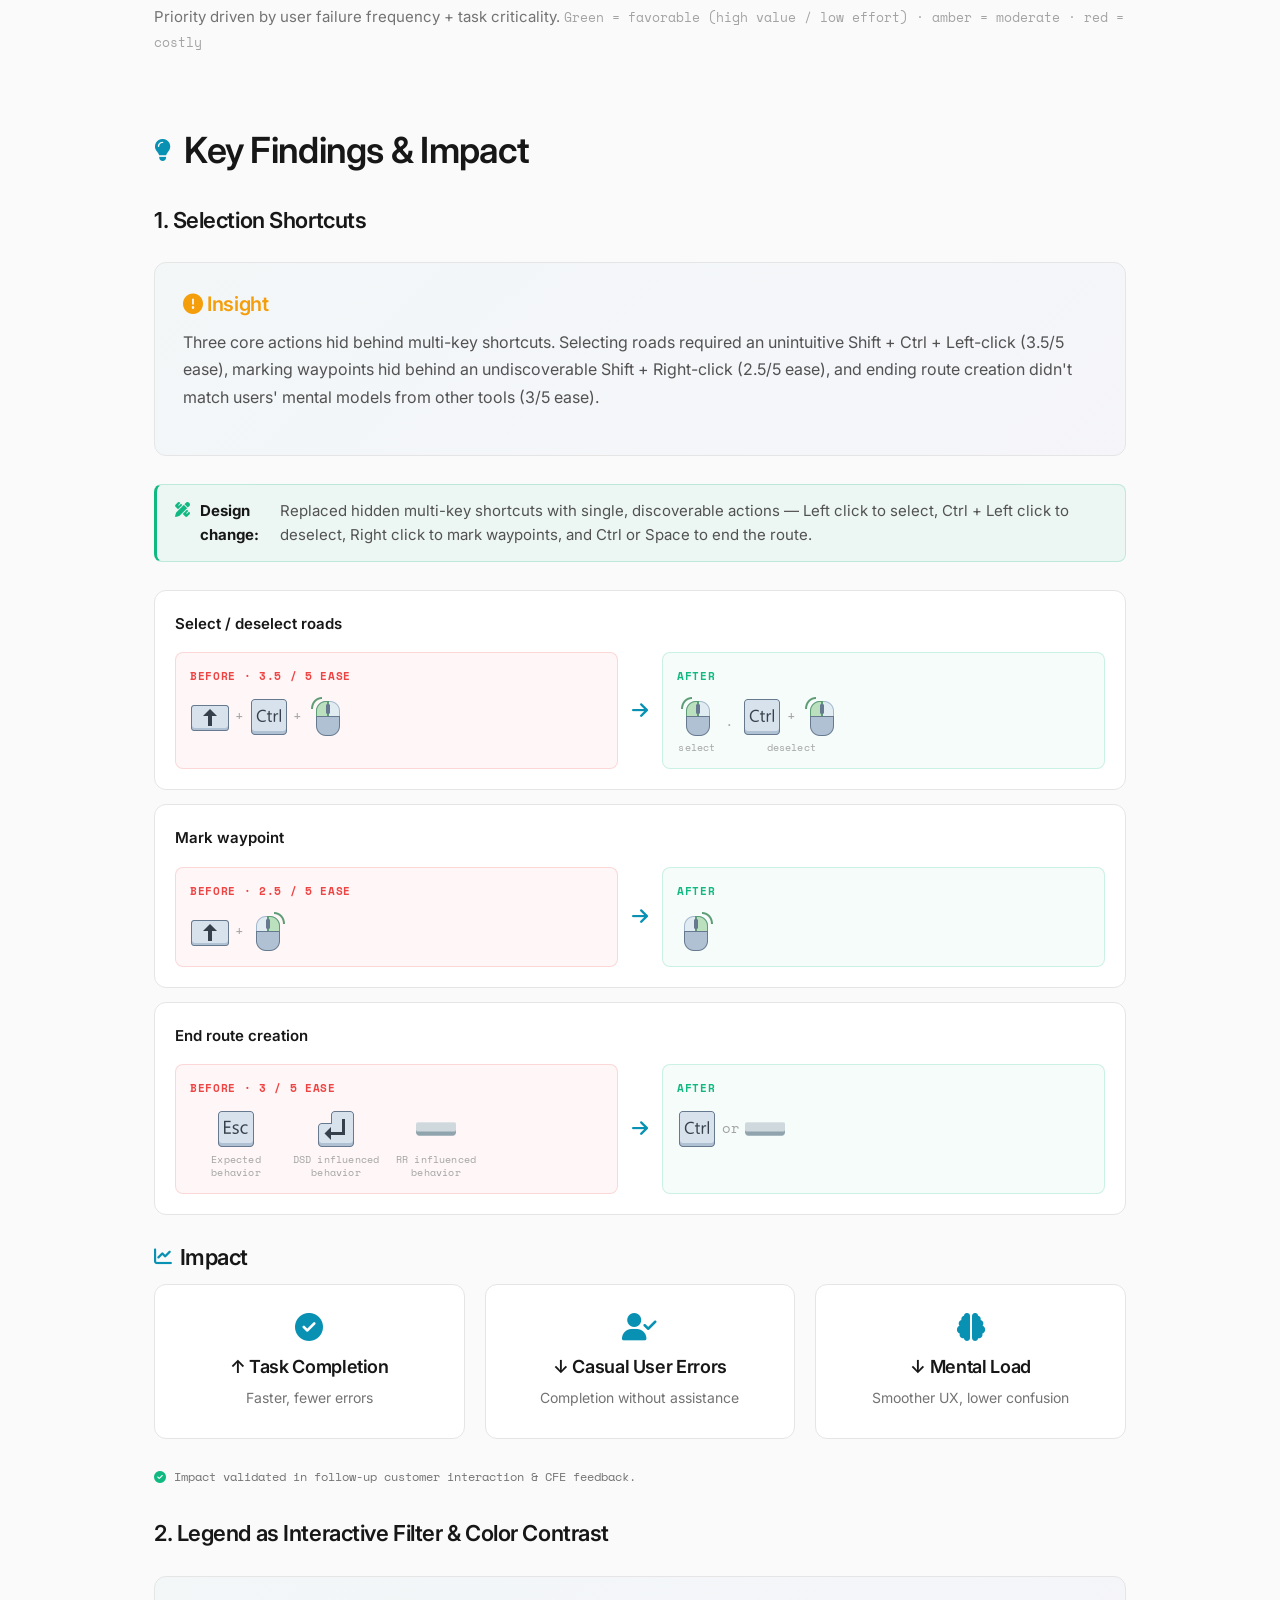
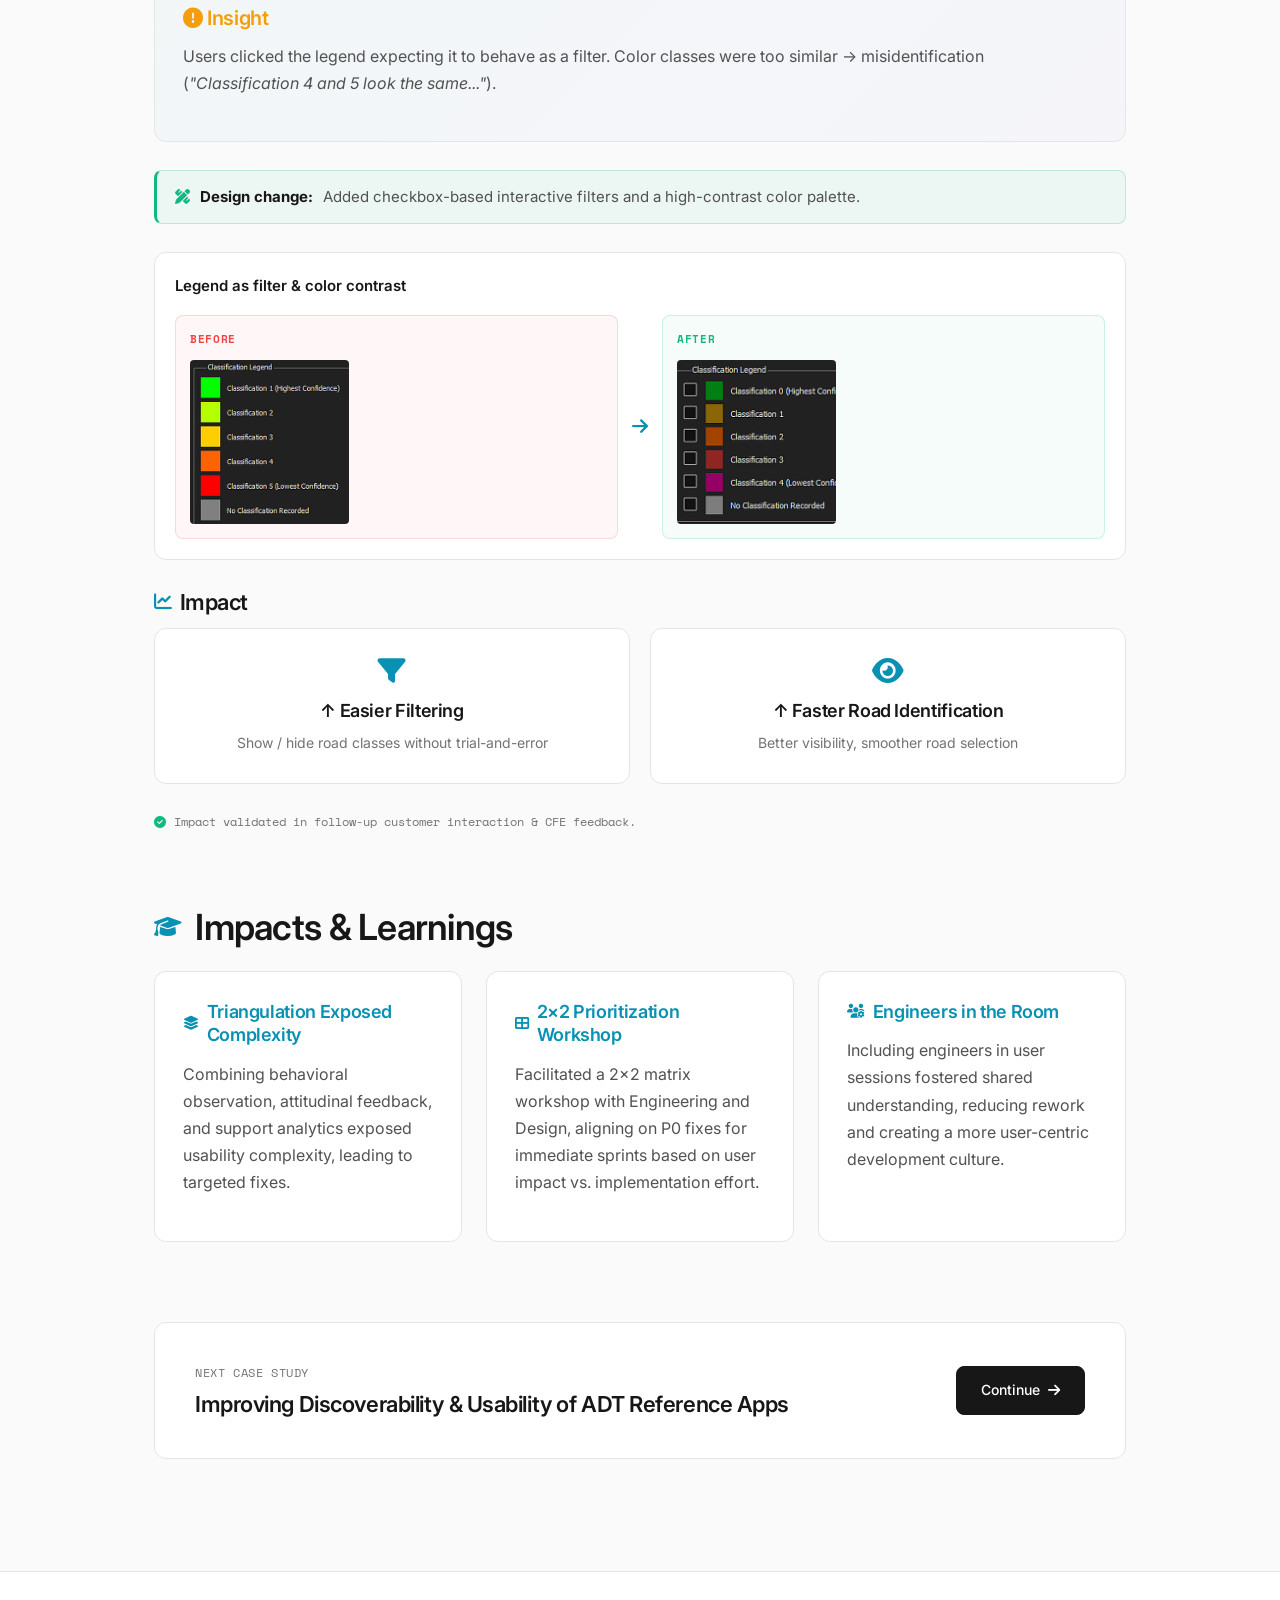
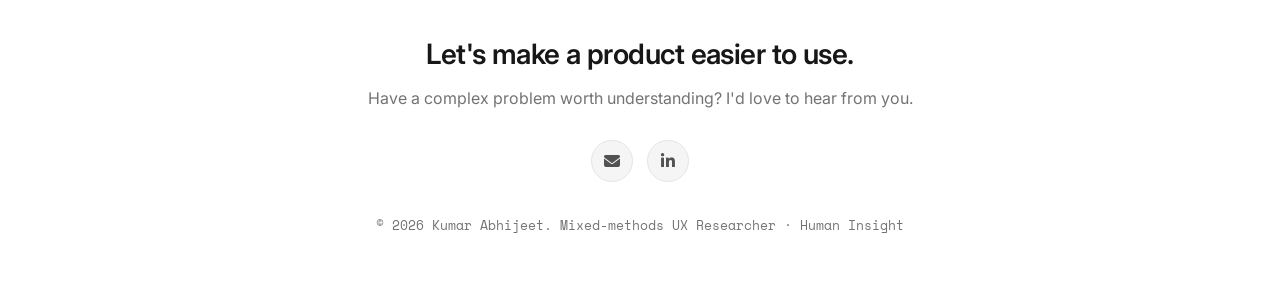
<file: roadrunner.html>
<!DOCTYPE html>
<html lang="en">
<head>
    <meta charset="UTF-8" />
    <meta name="viewport" content="width=device-width, initial-scale=1.0" />
    <title>RoadRunner Scene Builder — Kumar Abhijeet</title>
    <link rel="preconnect" href="https://fonts.googleapis.com" />
    <link rel="preconnect" href="https://fonts.gstatic.com" crossorigin />
    <link href="https://fonts.googleapis.com/css2?family=Inter:wght@300;400;500;600;700&family=Space+Mono:wght@400;700&display=swap" rel="stylesheet" />
    <link rel="stylesheet" href="https://cdnjs.cloudflare.com/ajax/libs/font-awesome/6.4.0/css/all.min.css" />
    <link rel="stylesheet" href="styles.css" />
</head>
<body>

    <!-- NAVIGATION -->
    <nav>
        <a href="index.html" class="logo">Abhijeet</a>
        <button class="nav-toggle" aria-label="Toggle navigation" onclick="document.getElementById('navLinks').classList.toggle('open')">
            <i class="fas fa-bars"></i>
        </button>
        <ul class="nav-links" id="navLinks">
            <li><a href="index.html">Home</a></li>
            <li class="nav-item">
                <a href="#" class="nav-parent">Case Studies <i class="fas fa-chevron-down"></i></a>
                <ul class="dropdown">
                    <li><a href="paypal.html"><span class="label">Case Study 01 · Fintech</span>PayPal Everywhere</a></li>
                    <li><a href="roadrunner.html"><span class="label">Case Study 02 · B2B Engineering</span>RoadRunner Scene Builder</a></li>
                    <li><a href="adt.html"><span class="label">Case Study 03 · Developer Tools</span>ADT Reference Apps</a></li>
                </ul>
            </li>
            <li><a href="about.html">About</a></li>
            <li><a href="#contact">Contact</a></li>
        </ul>
    </nav>

    <!-- CASE HERO -->
    <section class="container">
        <div class="case-hero">
            <a href="index.html#work" class="back-link"><i class="fas fa-arrow-left"></i> All case studies</a>
            <div class="hero-title-row">
                <div>
                    <span class="mono">Case Study 02 // B2B Engineering</span>
                    <h1>Improving Core Task Efficiency</h1>
                    <p>Our customers reported difficulty learning and using a complex engineering tool. We needed to diagnose and fix usability issues to improve core task efficiency and reduce support load.</p>
                </div>
                <figure class="hero-logo">
                    <img src="images/image67.png" alt="MathWorks logo" style="width: 115px;" />
                </figure>
            </div>
            <div class="meta-bar">
                <div class="meta-item"><span class="label">Duration</span><span class="value">4 weeks</span></div>
                <div class="meta-item"><span class="label">Product</span><span class="value">RoadRunner</span></div>
                <div class="meta-item"><span class="label">Participants</span><span class="value">6 users</span></div>
                <div class="meta-item"><span class="label">Methods</span><span class="value">Rapid Testing</span></div>
            </div>
        </div>
    </section>

    <div class="container">
        <div class="case-content">

            <!-- Context & Challenge -->
            <div class="case-section">
                <h2><i class="fas fa-exclamation-circle"></i> Context &amp; Challenge</h2>
                <div class="context-split">
                    <div>
                        <h3>Context</h3>
                        <p>RoadRunner is a tool that helps Engineers create 3D driving scenes for testing self-driving and driver-assistance systems. Users load real-world maps into the tool and then pick roads, lanes, and junctions to build scenes for simulation.</p>
                    </div>

                    <figure class="case-image" style="margin: 0;">
                        <img src="images/image9.png" alt="RoadRunner tool default screen" />
                        <figcaption>RoadRunner tool default screen</figcaption>
                    </figure>
                </div>

                <div class="context-split" style="margin-top: 0;">
                    <div>
                        <h3>The UX Challenge</h3>
                        <p>While CFEs reported that users struggled with road selection and scene creation, the root causes were unknown:</p>
                        <ul style="color: var(--text-secondary); padding-left: 1.5rem;">
                            <li>Were users struggling with conceptual understanding or interaction design?</li>
                            <li>Which parts of the workflow caused the most friction for power vs. casual users?</li>
                            <li>How could we fix these issues without disrupting existing expert workflows?</li>
                        </ul>
                    </div>

                    <figure class="case-image" style="margin: 0;">
                        <img src="images/image72.png" alt="RoadRunner Scene Builder interface for loading real-world maps and picking roads, lanes and junctions" />
                        <figcaption>RoadRunner Scene Builder — loading maps and selecting roads, lanes &amp; junctions</figcaption>
                    </figure>
                </div>
            </div>

            <!-- My Role & Scope -->
            <div class="case-section">
                <h2><i class="fas fa-user-tie"></i> My Role &amp; Scope</h2>

                <div class="grid-2x2">
                    <div class="process-step">
                        <i class="fas fa-search"></i>
                        <h4>Discovery</h4>
                        <p><strong style="color:var(--text-primary)">Surfacing workflow breakdown signals</strong><br />Partnered with CFEs to surface recurring workflow breakdowns from customer interactions and support tickets.</p>
                    </div>
                    <div class="process-step">
                        <i class="fas fa-circle-notch"></i>
                        <h4>Exploration</h4>
                        <p><strong style="color:var(--text-primary)">Observing at interaction level</strong><br />Designed moderated usability tests to observe interaction-level frictions in scene creation.</p>
                    </div>
                    <div class="process-step">
                        <i class="fas fa-chart-bar"></i>
                        <h4>Interpretation</h4>
                        <p><strong style="color:var(--text-primary)">Behavior to root-cause insights</strong><br />Triangulated behavioral signals (failures, mis-selections, etc.) with SUS / task-ease benchmarks.</p>
                    </div>
                    <div class="process-step">
                        <i class="fas fa-users"></i>
                        <h4>Collaboration</h4>
                        <p><strong style="color:var(--text-primary)">Shaping design interventions</strong><br />Collaborated with Designers and Engineers to translate findings into interaction fixes and selection shortcuts.</p>
                    </div>
                </div>

                <div class="method-rationale">
                    <h3><i class="fas fa-question-circle" style="color:var(--accent-cyan);"></i> Why This Approach?</h3>
                    <ul>
                        <li>Expert users often adapt to poor UX; self-reported data insufficient</li>
                        <li>Behavioral observation revealed "invisible" friction missed in CFE interviews</li>
                        <li>Triangulation ensured fixes addressed both efficiency and learnability</li>
                    </ul>
                </div>
            </div>

            <!-- Methods & Activities -->
            <div class="case-section">
                <h2><i class="fas fa-flask"></i> Methods &amp; Activities</h2>

                <h3>1. CFE Interview + Secondary Research</h3>
                <p>We started by validating problem signals from CFEs and customer tickets to define research objectives.</p>
                <div class="grid-2">
                    <div class="ba-item">
                        <div class="ba-header" style="color:var(--accent-cyan); background:rgba(8,145,178,0.04);">Insights from CFE Interviews</div>
                        <div class="ba-content">
                            <img src="images/roadrunner-cfe-insights.png" alt="Recurring problem signals surfaced during CFE interviews" />
                        </div>
                    </div>
                    <div class="ba-item">
                        <div class="ba-header" style="color:var(--accent-indigo); background:rgba(99,102,241,0.04);">Insights from Customer Support Tickets</div>
                        <div class="ba-content">
                            <img src="images/roadrunner-support-tickets.png" alt="Common themes from customer support tickets related to road selection and scene creation" />
                        </div>
                    </div>
                </div>

                <h3>2. Moderated Usability Testing</h3>
                <p>What we captured during the sessions:</p>
                <div class="grid-2">
                    <div class="card">
                        <h4><i class="fas fa-vial"></i> Session Setup</h4>
                        <div class="persona-row">
                            <figure class="persona">
                                <div class="persona-avatar"><img src="images/img101.png" alt="Casual user persona" /></div>
                                <figcaption><strong>3 Casual Users</strong><span>1–3 yrs experience</span></figcaption>
                            </figure>
                            <figure class="persona">
                                <div class="persona-avatar"><img src="images/img102.png" alt="Power user persona" /></div>
                                <figcaption><strong>3 Power Users</strong><span>4+ yrs experience</span></figcaption>
                            </figure>
                        </div>
                        <p class="session-format"><i class="fas fa-stopwatch"></i><strong>Format:</strong> 60 min moderated, 5 core tasks</p>
                    </div>
                    <div class="card">
                        <h4><i class="fas fa-lightbulb"></i> Why This Mix &amp; Method</h4>
                        <p><strong style="color: var(--text-primary);">Why this mix</strong><br />Casual + power users surfaced friction for both expert efficiency and novice learnability.</p>
                        <p style="margin: 0;"><strong style="color: var(--text-primary);">Why this method</strong><br />Moderated sessions observed live behavior, revealing "invisible" friction that self-reported data would miss.</p>
                    </div>
                </div>

                <div class="capture-group">
                    <div class="card">
                        <div class="card-media"><img src="images/img104.png" alt="Task ease-rating scale captured after each task" /></div>
                        <h4><i class="fas fa-ruler-combined"></i> Usability metrics</h4>
                        <p style="margin: 0;">Task-level difficulty captured task by task (ease ratings, SUS, NPS) so friction could be quantified, not just described.</p>
                    </div>
                    <div class="card">
                        <div class="card-media card-media--video"><i class="fas fa-play"></i><span>Screen recording</span></div>
                        <h4><i class="fas fa-desktop"></i> Task execution &amp; tool interaction</h4>
                        <p style="margin: 0;">Screen recording followed participants through the 5 core tasks, capturing how they moved through the RoadRunner interface.</p>
                    </div>
                    <div class="card">
                        <div class="card-media"><img src="images/img103.png" alt="Mouse and keyboard interaction patterns showing retries and hesitations" /></div>
                        <h4><i class="fas fa-mouse-pointer"></i> Keyboard &amp; mouse interaction</h4>
                        <p style="margin: 0;">Keystrokes, mouse movement and clicks exposed retries, hesitations and mis-selections that pointed to the underlying friction.</p>
                    </div>
                    <div class="card">
                        <div class="card-media"><img src="images/img105.png" alt="Open-ended participant feedback" /></div>
                        <h4><i class="fas fa-comments"></i> Qualitative responses (open-ended)</h4>
                        <p style="margin: 0;">Open-ended follow-ups captured the context behind each behavior, turning observed mistakes into explainable causes.</p>
                    </div>
                </div>
            </div>

            <!-- Where workflows broke down -->
            <div class="case-section">
                <h2><i class="fas fa-tools"></i> Where Workflows Broke Down and Its Impact</h2>
                <p>Interaction-level usability breakdowns created downstream effects on customer success, support load, and product adoption.</p>

                <div class="grid-2 equal-media" style="margin-top: 1.5rem;">
                    <figure class="case-image" style="margin: 0;">
                        <img src="images/roadrunner-usability-benchmarks.png" alt="Low usability benchmarks — Net Promoter Score 25% against a 40% benchmark, and SUS scores of 54 for casual users and 62 for power users against a 75 benchmark" />
                        <figcaption>Low usability benchmarks — NPS 25% (vs. 40% benchmark); SUS 54 casual / 62 power users (vs. 75 benchmark)</figcaption>
                    </figure>
                    <figure class="case-image" style="margin: 0;">
                        <img src="images/roadrunner-workflow-pains.png" alt="Pains identified within the workflow — behavioral and open-text findings" />
                        <figcaption>Pains identified within the workflow (behavioral + open-text)</figcaption>
                    </figure>
                </div>

                <h3 style="margin-top: 2.5rem;"><i class="fas fa-star-half-alt"></i> Post-task ease of use</h3>
                <p>Mean ease rating captured after each of the five core tasks, read alongside the NPS and SUS benchmarks above.</p>
                <div class="table-wrapper">
                    <table>
                        <thead>
                            <tr><th>Ease rating</th><th>Task 1</th><th>Task 2</th><th>Task 3</th><th>Task 4</th><th>Task 5</th></tr>
                        </thead>
                        <tbody>
                            <tr>
                                <td>Mean</td>
                                <td><span class="ease-pill ease-low">3.5</span></td>
                                <td><span class="ease-pill ease-ok">4.0</span></td>
                                <td><span class="ease-pill ease-low">3.0</span></td>
                                <td><span class="ease-pill ease-lowest">2.5</span></td>
                                <td><span class="ease-pill ease-low">3.0</span></td>
                            </tr>
                        </tbody>
                    </table>
                </div>
                <p style="font-size: 0.8125rem; color: var(--text-tertiary); font-family: var(--font-mono); margin-top: 0.5rem;">Scores below 4.0 are highlighted — no task reached the 4.0 ease benchmark.</p>
            </div>

            <!-- From Insights to Roadmap -->
            <div class="case-section">
                <h2><i class="fas fa-tasks"></i> From Insights to Roadmap</h2>
                <p>Partnered with the Marketing &amp; Engineering team to prioritize changes based on user impact, business risk, and implementation effort.</p>
                <div class="table-wrapper">
                    <table>
                        <thead>
                            <tr>
                                <th>Fix</th>
                                <th>User Impact</th>
                                <th>Business Criticality</th>
                                <th>Engineering Effort</th>
                                <th>Priority</th>
                            </tr>
                        </thead>
                        <tbody>
                            <tr>
                                <td><strong style="color:var(--text-primary)">Road selection shortcuts</strong></td>
                                <td><span class="pill pill--green">High</span></td>
                                <td><span class="pill pill--green">High</span> core tasks discoverability + CFE dependency</td>
                                <td><span class="pill pill--green">Low</span> UI logic + shortcut mapping</td>
                                <td><span class="priority-badge p0">P0</span></td>
                            </tr>
                            <tr>
                                <td><strong style="color:var(--text-primary)">Legend as interactive filter</strong></td>
                                <td><span class="pill pill--amber">Medium</span></td>
                                <td><span class="pill pill--amber">Medium</span> discoverability + task time</td>
                                <td><span class="pill pill--red">High</span> state logic + interactions</td>
                                <td><span class="priority-badge p2">P2</span></td>
                            </tr>
                            <tr>
                                <td><strong style="color:var(--text-primary)">Color contrast improvements</strong></td>
                                <td><span class="pill pill--green">High</span></td>
                                <td><span class="pill pill--amber">Medium</span> accessibility + visibility</td>
                                <td><span class="pill pill--green">Low</span> CSS / theme tokens</td>
                                <td><span class="priority-badge p1">P1</span></td>
                            </tr>
                        </tbody>
                    </table>
                </div>
                <p style="font-size: 0.9375rem; color: var(--text-tertiary); margin-top: 0.5rem;">Priority driven by user failure frequency + task criticality. <span style="font-family: var(--font-mono); font-size: 0.8125rem; color: var(--text-muted);">Green = favorable (high value / low effort) · amber = moderate · red = costly</span></p>
            </div>

            <!-- Key Findings & Impact -->
            <div class="case-section">
                <h2><i class="fas fa-lightbulb"></i> Key Findings &amp; Impact</h2>

                <h3>1. Selection Shortcuts</h3>
                <div class="highlight-card">
                    <h4><i class="fas fa-exclamation-circle"></i> Insight</h4>
                    <p>Three core actions hid behind multi-key shortcuts. Selecting roads required an unintuitive Shift + Ctrl + Left-click (3.5/5 ease), marking waypoints hid behind an undiscoverable Shift + Right-click (2.5/5 ease), and ending route creation didn't match users' mental models from other tools (3/5 ease).</p>
                </div>
                <p class="design-change"><i class="fas fa-pencil-ruler"></i> <strong>Design change:</strong> Replaced hidden multi-key shortcuts with single, discoverable actions — Left click to select, Ctrl + Left click to deselect, Right click to mark waypoints, and Ctrl or Space to end the route.</p>
                <div class="compare">
                    <div class="compare-item">
                        <div class="compare-head">
                            <span class="compare-title">Select / deselect roads</span>
                        </div>
                        <div class="compare-flow">
                            <div class="compare-side compare-side--before">
                                <span class="compare-tag before">Before · 3.5 / 5 ease</span>
                                <div class="compare-media">
                                    <span class="key-row">
                                        <img class="key-icon" src="images/shift_icon.png" alt="Shift key" />
                                        <span class="key-plus">+</span>
                                        <img class="key-icon" src="images/ctrl_icon.png" alt="Ctrl key" />
                                        <span class="key-plus">+</span>
                                        <img class="key-icon" src="images/LMB_icon.png" alt="Left mouse button" />
                                    </span>
                                </div>
                            </div>
                            <span class="compare-arrow"><i class="fas fa-arrow-right"></i></span>
                            <div class="compare-side compare-side--after">
                                <span class="compare-tag after">After</span>
                                <div class="compare-media">
                                    <span class="key-group">
                                        <img class="key-icon" src="images/LMB_icon.png" alt="Left mouse button" />
                                        <span class="key-caption">select</span>
                                    </span>
                                    <span class="key-sep">·</span>
                                    <span class="key-group">
                                        <span class="key-row">
                                            <img class="key-icon" src="images/ctrl_icon.png" alt="Ctrl key" />
                                            <span class="key-plus">+</span>
                                            <img class="key-icon" src="images/LMB_icon.png" alt="Left mouse button" />
                                        </span>
                                        <span class="key-caption">deselect</span>
                                    </span>
                                </div>
                            </div>
                        </div>
                    </div>

                    <div class="compare-item">
                        <div class="compare-head">
                            <span class="compare-title">Mark waypoint</span>
                        </div>
                        <div class="compare-flow">
                            <div class="compare-side compare-side--before">
                                <span class="compare-tag before">Before · 2.5 / 5 ease</span>
                                <div class="compare-media">
                                    <span class="key-row">
                                        <img class="key-icon" src="images/shift_icon.png" alt="Shift key" />
                                        <span class="key-plus">+</span>
                                        <img class="key-icon" src="images/RMB_icon.png" alt="Right mouse button" />
                                    </span>
                                </div>
                            </div>
                            <span class="compare-arrow"><i class="fas fa-arrow-right"></i></span>
                            <div class="compare-side compare-side--after">
                                <span class="compare-tag after">After</span>
                                <div class="compare-media">
                                    <img class="key-icon" src="images/RMB_icon.png" alt="Right mouse button" />
                                </div>
                            </div>
                        </div>
                    </div>

                    <div class="compare-item">
                        <div class="compare-head">
                            <span class="compare-title">End route creation</span>
                        </div>
                        <div class="compare-flow">
                            <div class="compare-side compare-side--before">
                                <span class="compare-tag before">Before · 3 / 5 ease</span>
                                <div class="compare-media">
                                    <span class="key-group">
                                        <img class="key-icon" src="images/esc_icon.png" alt="Esc key" />
                                        <span class="key-caption">Expected behavior</span>
                                    </span>
                                    <span class="key-group">
                                        <img class="key-icon" src="images/enter_icon.png" alt="Enter key" />
                                        <span class="key-caption">DSD influenced behavior</span>
                                    </span>
                                    <span class="key-group">
                                        <img class="key-icon" src="images/space_icon.png" alt="Space key" />
                                        <span class="key-caption">RR influenced behavior</span>
                                    </span>
                                </div>
                            </div>
                            <span class="compare-arrow"><i class="fas fa-arrow-right"></i></span>
                            <div class="compare-side compare-side--after">
                                <span class="compare-tag after">After</span>
                                <div class="compare-media">
                                    <span class="key-row">
                                        <img class="key-icon" src="images/ctrl_icon.png" alt="Ctrl key" />
                                        <span class="key-sep">or</span>
                                        <img class="key-icon" src="images/space_icon.png" alt="Space key" />
                                    </span>
                                </div>
                            </div>
                        </div>
                    </div>
                </div>
                <h3 class="impact-heading"><i class="fas fa-chart-line"></i> Impact</h3>
                <div class="impact-grid">
                    <div class="impact-card"><i class="fas fa-check-circle"></i><h4>↑ Task Completion</h4><p>Faster, fewer errors</p></div>
                    <div class="impact-card"><i class="fas fa-user-check"></i><h4>↓ Casual User Errors</h4><p>Completion without assistance</p></div>
                    <div class="impact-card"><i class="fas fa-brain"></i><h4>↓ Mental Load</h4><p>Smoother UX, lower confusion</p></div>
                </div>
                <p class="validation-note"><i class="fas fa-check-circle"></i> Impact validated in follow-up customer interaction &amp; CFE feedback.</p>

                <h3>2. Legend as Interactive Filter &amp; Color Contrast</h3>
                <div class="highlight-card">
                    <h4><i class="fas fa-exclamation-circle"></i> Insight</h4>
                    <p>Users clicked the legend expecting it to behave as a filter. Color classes were too similar → misidentification (<em>"Classification 4 and 5 look the same..."</em>).</p>
                </div>
                <p class="design-change"><i class="fas fa-pencil-ruler"></i> <strong>Design change:</strong> Added checkbox-based interactive filters and a high-contrast color palette.</p>
                <div class="compare">
                    <div class="compare-item">
                        <div class="compare-head">
                            <span class="compare-title">Legend as filter &amp; color contrast</span>
                        </div>
                        <div class="compare-flow">
                            <div class="compare-side compare-side--before">
                                <span class="compare-tag before">Before</span>
                                <div class="compare-media">
                                    <img src="images/roadrunner-legend-before.png" alt="Static legend with similar colors" />
                                </div>
                            </div>
                            <span class="compare-arrow"><i class="fas fa-arrow-right"></i></span>
                            <div class="compare-side compare-side--after">
                                <span class="compare-tag after">After</span>
                                <div class="compare-media">
                                    <img src="images/roadrunner-legend-after.png" alt="Checkbox filters and high-contrast palette" />
                                </div>
                            </div>
                        </div>
                    </div>
                </div>
                <h3 class="impact-heading"><i class="fas fa-chart-line"></i> Impact</h3>
                <div class="impact-grid">
                    <div class="impact-card"><i class="fas fa-filter"></i><h4>↑ Easier Filtering</h4><p>Show / hide road classes without trial-and-error</p></div>
                    <div class="impact-card"><i class="fas fa-eye"></i><h4>↑ Faster Road Identification</h4><p>Better visibility, smoother road selection</p></div>
                </div>
                <p class="validation-note"><i class="fas fa-check-circle"></i> Impact validated in follow-up customer interaction &amp; CFE feedback.</p>
            </div>

            <!-- Impacts & Learnings -->
            <div class="case-section">
                <h2><i class="fas fa-graduation-cap"></i> Impacts &amp; Learnings</h2>
                <div class="grid-3">
                    <div class="card">
                        <h4><i class="fas fa-layer-group"></i> Triangulation Exposed Complexity</h4>
                        <p>Combining behavioral observation, attitudinal feedback, and support analytics exposed usability complexity, leading to targeted fixes.</p>
                    </div>
                    <div class="card">
                        <h4><i class="fas fa-th-large"></i> 2×2 Prioritization Workshop</h4>
                        <p>Facilitated a 2×2 matrix workshop with Engineering and Design, aligning on P0 fixes for immediate sprints based on user impact vs. implementation effort.</p>
                    </div>
                    <div class="card">
                        <h4><i class="fas fa-users-cog"></i> Engineers in the Room</h4>
                        <p>Including engineers in user sessions fostered shared understanding, reducing rework and creating a more user-centric development culture.</p>
                    </div>
                </div>
            </div>

            <!-- Next case study -->
            <div class="next-case">
                <div>
                    <span class="label">Next case study</span>
                    <h3>Improving Discoverability &amp; Usability of ADT Reference Apps</h3>
                </div>
                <a href="adt.html" class="btn btn-primary">Continue <i class="fas fa-arrow-right"></i></a>
            </div>

        </div>
    </div>

    <!-- FOOTER -->
    <footer id="contact">
        <div class="container">
            <h2>Let's make a product easier to use.</h2>
            <p>Have a complex problem worth understanding? I'd love to hear from you.</p>
            <div class="social-links">
                <a href="mailto:krabhijeet.brn@gmail.com" title="Email"><i class="fas fa-envelope"></i></a>
                <a href="https://www.linkedin.com/in/kumar-abhijeet-6a80bb18b/" title="LinkedIn" target="_blank" rel="noopener noreferrer"><i class="fab fa-linkedin-in"></i></a>
            </div>
            <div class="footer-bottom">
                <p>&copy; 2026 Kumar Abhijeet. Mixed-methods UX Researcher · Human Insight</p>
            </div>
        </div>
    </footer>

</body>
</html>
</file>
<file: styles.css>
/* ============================================================
   KUMAR ABHIJEET — PORTFOLIO STYLESHEET
   ============================================================
   Table of contents:
   1.  Design tokens (CSS variables)
   2.  Reset & base
   3.  Typography
   4.  Navigation (with dropdown)
   5.  Layout containers
   6.  Hero (home page)
   7.  Page & case heroes
   8.  Case study cards (home)
   9.  Approach cards
   10. Grids
   11. Case study content (cards, tables, impact, etc.)
   12. Case study images
   13. Footer
   14. Responsive
   ============================================================ */


/* ============================================================
   1. DESIGN TOKENS
   ============================================================ */
:root {
    --bg-primary: #fafafa;
    --bg-secondary: #ffffff;
    --bg-tertiary: #f5f5f5;
    --border-color: #e5e5e5;
    --border-strong: #d4d4d4;

    --text-primary: #171717;
    --text-secondary: #525252;
    --text-tertiary: #737373;
    --text-muted: #a3a3a3;

    --accent-cyan: #0891b2;
    --accent-indigo: #6366f1;
    --accent-pink: #ec4899;
    --accent-green: #10b981;
    --accent-amber: #f59e0b;
    --accent-red: #ef4444;

    --font-sans: 'Inter', -apple-system, BlinkMacSystemFont, 'Segoe UI', sans-serif;
    --font-mono: 'Space Mono', 'Courier New', monospace;

    --radius-sm: 4px;
    --radius-md: 8px;
    --radius-lg: 12px;
}


/* ============================================================
   2. RESET & BASE
   ============================================================ */
* { margin: 0; padding: 0; box-sizing: border-box; }
html { scroll-behavior: smooth; }

body {
    font-family: var(--font-sans);
    background-color: var(--bg-primary);
    color: var(--text-primary);
    line-height: 1.6;
    -webkit-font-smoothing: antialiased;
    -moz-osx-font-smoothing: grayscale;
}


/* ============================================================
   3. TYPOGRAPHY
   ============================================================ */
h1, h2, h3, h4 {
    font-weight: 600;
    line-height: 1.3;
    color: var(--text-primary);
    letter-spacing: -0.02em;
}
h1 { font-size: clamp(2.5rem, 5vw, 3.5rem); margin-bottom: 1.5rem; }
h2 { font-size: clamp(1.75rem, 3vw, 2.25rem); margin-bottom: 1.25rem; }
h3 { font-size: 1.375rem; margin: 2rem 0 1rem; }
h4 { font-size: 1.125rem; margin-bottom: 0.75rem; }

p {
    color: var(--text-secondary);
    margin-bottom: 1rem;
    line-height: 1.7;
}
a {
    color: var(--accent-cyan);
    text-decoration: none;
}
a:hover { text-decoration: underline; }

.mono {
    font-family: var(--font-mono);
    font-size: 0.8125rem;
    letter-spacing: 0.05em;
    text-transform: uppercase;
    color: var(--text-tertiary);
}


/* ============================================================
   4. NAVIGATION
   ============================================================ */
nav {
    position: fixed;
    top: 0;
    width: 100%;
    padding: 1.25rem 5%;
    background: rgba(255, 255, 255, 0.92);
    backdrop-filter: blur(10px);
    -webkit-backdrop-filter: blur(10px);
    border-bottom: 1px solid var(--border-color);
    z-index: 1000;
    display: flex;
    justify-content: space-between;
    align-items: center;
}

.logo {
    font-family: var(--font-sans);
    font-size: 1.125rem;
    font-weight: 600;
    color: var(--text-primary);
    text-decoration: none;
    letter-spacing: -0.02em;
    z-index: 1001;
}

.nav-links {
    display: flex;
    gap: 2.25rem;
    list-style: none;
    align-items: center;
}

.nav-links > li > a {
    color: var(--text-secondary);
    font-size: 0.875rem;
    font-weight: 500;
    text-decoration: none;
    transition: color 0.2s;
    display: inline-flex;
    align-items: center;
    gap: 0.375rem;
}
.nav-links > li > a:hover { color: var(--text-primary); }
.nav-links > li > a.active { color: var(--text-primary); }

/* ---- Dropdown ---- */
.nav-item { position: relative; }

.nav-item > a i.fa-chevron-down {
    font-size: 0.625rem;
    transition: transform 0.2s;
}
.nav-item:hover > a i.fa-chevron-down { transform: rotate(180deg); }

.dropdown {
    position: absolute;
    top: 100%;
    left: 50%;
    transform: translateX(-50%) translateY(6px);
    min-width: 260px;
    background: var(--bg-secondary);
    border: 1px solid var(--border-color);
    border-radius: var(--radius-md);
    box-shadow: 0 12px 32px rgba(0, 0, 0, 0.08);
    padding: 0.5rem;
    list-style: none;
    opacity: 0;
    visibility: hidden;
    transition: opacity 0.18s ease, transform 0.18s ease, visibility 0.18s;
    margin-top: 0.75rem;
}

/* invisible hover bridge so the dropdown doesn't close in the gap */
.dropdown::before {
    content: "";
    position: absolute;
    top: -12px;
    left: 0;
    right: 0;
    height: 12px;
}

.nav-item:hover .dropdown,
.nav-item:focus-within .dropdown {
    opacity: 1;
    visibility: visible;
    transform: translateX(-50%) translateY(0);
}

.dropdown li { list-style: none; }

.dropdown a {
    display: block;
    padding: 0.625rem 0.875rem;
    font-size: 0.875rem;
    color: var(--text-secondary);
    border-radius: var(--radius-sm);
    text-decoration: none;
    transition: all 0.15s;
    font-weight: 500;
}
.dropdown a:hover {
    background: var(--bg-tertiary);
    color: var(--text-primary);
    text-decoration: none;
}

.dropdown a .label {
    font-family: var(--font-mono);
    font-size: 0.6875rem;
    color: var(--text-tertiary);
    text-transform: uppercase;
    letter-spacing: 0.05em;
    display: block;
    margin-bottom: 0.125rem;
    font-weight: 400;
}

/* ---- Mobile toggle ---- */
.nav-toggle {
    display: none;
    background: none;
    border: none;
    font-size: 1.25rem;
    color: var(--text-primary);
    cursor: pointer;
    padding: 0.5rem;
    z-index: 1001;
}


/* ============================================================
   5. LAYOUT CONTAINERS
   ============================================================ */
.container {
    max-width: 1100px;
    margin: 0 auto;
    padding: 0 5%;
}
.section-padding { padding: 5rem 0; }
.section-border { border-top: 1px solid var(--border-color); }


/* ============================================================
   6. HERO (HOME PAGE)
   ============================================================ */
.hero {
    min-height: 88vh;
    display: flex;
    align-items: center;
    padding-top: 3rem;
    padding-bottom: 2rem;
}
.hero-content { max-width: 800px; }

.hero-tag {
    display: inline-flex;
    align-items: center;
    gap: 0.5rem;
    padding: 0.5rem 1rem;
    background: var(--bg-tertiary);
    border: 1px solid var(--border-color);
    border-radius: 100px;
    color: var(--text-secondary);
    margin-bottom: 1.5rem;
    font-size: 0.8125rem;
    font-weight: 500;
}

.hero h1 { margin-bottom: 1.25rem; font-weight: 600; }
.hero p {
    font-size: 1.25rem;
    max-width: 600px;
    margin-bottom: 2rem;
    color: var(--text-secondary);
}
.hero-cta { display: flex; gap: 1rem; flex-wrap: wrap; }

/* ---- Buttons ---- */
.btn {
    padding: 0.75rem 1.5rem;
    border-radius: var(--radius-md);
    font-weight: 500;
    font-size: 0.875rem;
    transition: all 0.2s;
    display: inline-flex;
    align-items: center;
    gap: 0.5rem;
    border: 1px solid transparent;
    cursor: pointer;
    text-decoration: none;
}
.btn-primary {
    background: var(--text-primary);
    color: var(--bg-secondary);
    border-color: var(--text-primary);
}
.btn-primary:hover { opacity: 0.9; text-decoration: none; }
.btn-secondary {
    background: transparent;
    color: var(--text-primary);
    border-color: var(--border-strong);
}
.btn-secondary:hover { border-color: var(--text-primary); text-decoration: none; }

/* ---- Scroll indicator ---- */
.scroll-indicator {
    margin-top: 2.75rem;
    display: inline-flex;
    align-items: center;
    gap: 0.75rem;
    cursor: pointer;
    transition: opacity 0.2s;
    border: none;
    background: transparent;
    padding: 0;
    font: inherit;
    text-decoration: none;
}
.scroll-indicator:hover { opacity: 0.7; text-decoration: none; }
.scroll-indicator .mono { color: var(--text-tertiary); font-size: 0.8125rem; }
.scroll-indicator i {
    color: var(--text-tertiary);
    font-size: 0.875rem;
    animation: bounce-down 2s ease-in-out infinite;
}
@keyframes bounce-down {
    0%, 100% { transform: translateY(0); }
    50% { transform: translateY(6px); }
}


/* ============================================================
   7. PAGE & CASE HEROES
   ============================================================ */
.page-hero {
    padding: 8rem 0 3rem;
    border-bottom: 1px solid var(--border-color);
}
.page-hero .mono { color: var(--text-tertiary); margin-bottom: 1rem; display: block; }
.page-hero h1 { margin-bottom: 1rem; font-weight: 600; }
.page-hero p {
    font-size: 1.1875rem;
    max-width: 700px;
    margin-bottom: 0;
    color: var(--text-secondary);
}

.case-hero {
    padding: 7rem 0 3.5rem;
    border-bottom: 1px solid var(--border-color);
    margin-bottom: 3rem;
}
.case-hero .mono { color: var(--text-tertiary); margin-bottom: 1rem; display: block; }
.case-hero h1 { margin-bottom: 1rem; font-weight: 600; }
.case-hero p {
    font-size: 1.1875rem;
    max-width: 700px;
    margin-bottom: 2rem;
    color: var(--text-secondary);
}

.meta-bar {
    display: flex;
    gap: 2.5rem;
    flex-wrap: wrap;
    padding: 1.25rem;
    background: var(--bg-secondary);
    border: 1px solid var(--border-color);
    border-radius: var(--radius-md);
}
.meta-item { display: flex; flex-direction: column; gap: 0.25rem; }
.meta-item .label {
    font-family: var(--font-mono);
    font-size: 0.75rem;
    color: var(--text-tertiary);
    text-transform: uppercase;
}
.meta-item .value {
    font-size: 0.9375rem;
    font-weight: 600;
    color: var(--text-primary);
}

/* ---- Back link ---- */
.back-link {
    display: inline-flex;
    align-items: center;
    gap: 0.5rem;
    font-size: 0.875rem;
    color: var(--text-tertiary);
    text-decoration: none;
    margin-bottom: 1.5rem;
    transition: color 0.2s;
}
.back-link:hover { color: var(--accent-cyan); text-decoration: none; }
.back-link i { font-size: 0.75rem; transition: transform 0.2s; }
.back-link:hover i { transform: translateX(-3px); }

/* ---- Launch snapshot media (inside case heroes) ---- */
.hero-media {
    display: grid;
    grid-template-columns: 0.8fr 1.5fr 0.8fr;
    gap: 1rem;
    margin-top: 2.5rem;
}
.hero-media__tile {
    display: flex;
    flex-direction: column;
    margin: 0;
    background: var(--bg-secondary);
    border: 1px solid var(--border-color);
    border-radius: var(--radius-lg);
    overflow: hidden;
}
.hero-media__frame {
    flex: 1;
    display: flex;
    align-items: center;
    justify-content: center;
    padding: 1rem;
    min-height: 180px;
}
.hero-media__frame img {
    display: block;
    width: auto;
    height: auto;
    max-width: 100%;
    max-height: 180px;
    object-fit: contain;
}
.hero-media__tile figcaption {
    padding: 0.625rem 1rem;
    font-family: var(--font-mono);
    font-size: 0.75rem;
    color: var(--text-tertiary);
    border-top: 1px solid var(--border-color);
    background: var(--bg-tertiary);
    line-height: 1.5;
    letter-spacing: 0.02em;
}


/* ============================================================
   8. CASE STUDY CARDS (HOME PAGE)
   ============================================================ */
.case-grid {
    display: grid;
    grid-template-columns: repeat(auto-fit, minmax(300px, 1fr));
    gap: 1.5rem;
    margin-top: 2.5rem;
}

.case-card {
    background: var(--bg-secondary);
    border: 1px solid var(--border-color);
    border-radius: var(--radius-lg);
    padding: 2rem;
    text-decoration: none;
    color: inherit;
    transition: all 0.22s ease;
    display: flex;
    flex-direction: column;
    height: 100%;
}
.case-card:hover {
    border-color: var(--accent-cyan);
    transform: translateY(-3px);
    text-decoration: none;
    box-shadow: 0 12px 32px rgba(0, 0, 0, 0.06);
}
.case-card .mono {
    color: var(--text-tertiary);
    margin-bottom: 0.75rem;
    display: block;
}
.case-card__head {
    display: flex;
    align-items: flex-start;
    justify-content: space-between;
    gap: 1rem;
    margin-bottom: 0.875rem;
}
.case-card__head .mono {
    margin-bottom: 0;
    padding-top: 0.15rem;
}
.case-card__logo {
    width: 46px;
    height: 46px;
    object-fit: contain;
    flex-shrink: 0;
    padding: 0.4rem;
    background: #ffffff;
    border: 1px solid var(--border-color);
    border-radius: var(--radius-sm);
}
.case-card h3 {
    margin: 0 0 0.75rem 0;
    font-size: 1.25rem;
    color: var(--text-primary);
    font-weight: 600;
}
.case-card p {
    font-size: 0.9375rem;
    color: var(--text-secondary);
    margin-bottom: 1.25rem;
    flex-grow: 1;
}

.case-card .card-tags {
    display: flex;
    flex-wrap: wrap;
    gap: 0.375rem;
    margin-bottom: 1.25rem;
}
.case-card .card-tags span {
    font-family: var(--font-mono);
    font-size: 0.6875rem;
    color: var(--text-tertiary);
    background: var(--bg-tertiary);
    border: 1px solid var(--border-color);
    border-radius: var(--radius-sm);
    padding: 0.25rem 0.5rem;
}

.case-card .read-more {
    color: var(--accent-cyan);
    font-size: 0.875rem;
    font-weight: 500;
    display: inline-flex;
    align-items: center;
    gap: 0.375rem;
}
.case-card .read-more i {
    font-size: 0.75rem;
    transition: transform 0.2s;
}
.case-card:hover .read-more i { transform: translateX(4px); }


/* ============================================================
   9. APPROACH CARDS
   ============================================================ */
.approach-card {
    background: var(--bg-secondary);
    border: 1px solid var(--border-color);
    border-radius: var(--radius-lg);
    padding: 2rem;
    border-left: 3px solid var(--accent-indigo);
}
.approach-card h3 {
    font-size: 1.125rem;
    margin: 0 0 0.75rem 0;
    display: flex;
    align-items: center;
    gap: 0.75rem;
}
.approach-card h3 i { color: var(--accent-indigo); font-size: 1rem; }
.approach-card p { font-size: 0.9375rem; }


/* ============================================================
   10. GRIDS
   ============================================================ */
.grid-4 {
    display: grid;
    grid-template-columns: repeat(auto-fit, minmax(220px, 1fr));
    gap: 1.5rem;
}

/* Fixed 2x2 grid — for four-item blocks that must stay balanced
   (auto-fit grids drop to 3 columns mid-width and orphan the 4th card) */
.grid-2x2 {
    display: grid;
    grid-template-columns: repeat(2, minmax(0, 1fr));
    gap: 1.5rem;
}
@media (max-width: 640px) {
    .grid-2x2 { grid-template-columns: 1fr; }
}
.grid-3 {
    display: grid;
    grid-template-columns: repeat(auto-fit, minmax(280px, 1fr));
    gap: 1.5rem;
}
.grid-2 {
    display: grid;
    grid-template-columns: repeat(auto-fit, minmax(300px, 1fr));
    gap: 1.5rem;
}


/* ============================================================
   11. CASE STUDY CONTENT
   ============================================================ */
.case-content { padding: 3rem 0; }
.case-section { margin-bottom: 4.5rem; }

.case-section h2 {
    display: flex;
    align-items: center;
    gap: 0.875rem;
    font-weight: 600;
}
.case-section h2 i { color: var(--accent-cyan); font-size: 1.375rem; }

/* ---- Tags ---- */
.tags { display: flex; gap: 0.5rem; flex-wrap: wrap; margin: 1.25rem 0; }
.tag {
    padding: 0.375rem 0.75rem;
    background: var(--bg-tertiary);
    border: 1px solid var(--border-color);
    border-radius: var(--radius-sm);
    font-family: var(--font-mono);
    font-size: 0.75rem;
    color: var(--text-secondary);
}

/* ---- Cards ---- */
.card {
    background: var(--bg-secondary);
    border: 1px solid var(--border-color);
    border-radius: var(--radius-lg);
    padding: 1.75rem;
    transition: transform 0.2s, border-color 0.2s;
}
.card:hover { border-color: var(--border-strong); }
.card h4 {
    color: var(--accent-cyan);
    display: flex;
    align-items: center;
    gap: 0.5rem;
    font-weight: 600;
    margin-bottom: 0.875rem;
}
.card h4 i { font-size: 0.875rem; }
.card ul { padding-left: 1.25rem; color: var(--text-secondary); font-size: 0.9375rem; }
.card li { margin-bottom: 0.5rem; }

/* ---- Highlight card ---- */
.highlight-card {
    background: linear-gradient(135deg, rgba(8, 145, 178, 0.03), rgba(99, 102, 241, 0.03));
    border: 1px solid var(--border-color);
    border-radius: var(--radius-lg);
    padding: 1.75rem;
    margin: 1.75rem 0;
}
.highlight-card h4 { color: var(--accent-amber); font-weight: 600; font-size: 1.25rem; }

/* ---- Process flow ---- */
.process-flow {
    display: grid;
    grid-template-columns: repeat(auto-fit, minmax(220px, 1fr));
    gap: 1.25rem;
    margin: 1.75rem 0;
}
.process-step {
    background: var(--bg-secondary);
    border: 1px solid var(--border-color);
    border-radius: var(--radius-lg);
    padding: 1.75rem;
    text-align: center;
}
.process-step i {
    font-size: 1.375rem;
    color: var(--accent-indigo);
    margin-bottom: 0.875rem;
    display: block;
}
.process-step h4 {
    color: var(--text-primary);
    margin-bottom: 0.5rem;
    font-weight: 600;
    font-size: 1rem;
}
.process-step p {
    font-size: 0.875rem;
    color: var(--text-tertiary);
    margin: 0;
    line-height: 1.6;
}

/* ---- Tables ---- */
.table-wrapper {
    overflow-x: auto;
    margin: 1.75rem 0;
    border-radius: var(--radius-md);
    border: 1px solid var(--border-color);
    background: var(--bg-secondary);
}
table { width: 100%; border-collapse: collapse; min-width: 600px; }
th {
    background: var(--bg-tertiary);
    color: var(--text-primary);
    padding: 1rem;
    text-align: left;
    font-weight: 600;
    font-size: 0.8125rem;
    border-bottom: 1px solid var(--border-color);
    text-transform: uppercase;
    letter-spacing: 0.025em;
}
td {
    padding: 1rem;
    border-bottom: 1px solid var(--border-color);
    color: var(--text-secondary);
    vertical-align: top;
    font-size: 0.9375rem;
}
tr:last-child td { border-bottom: none; }
tr:hover td { background: var(--bg-tertiary); }
tbody tr.row-flag td { background: rgba(245, 158, 11, 0.08); }
tbody tr.row-flag td:first-child {
    box-shadow: inset 3px 0 0 var(--accent-amber);
    font-weight: 600;
    color: var(--text-primary);
}
tbody tr.row-flag:hover td { background: var(--bg-tertiary); }

/* ---- Metric pills ---- */
.metric-change {
    display: inline-flex;
    align-items: center;
    gap: 0.375rem;
    padding: 0.25rem 0.625rem;
    border-radius: 4px;
    font-family: var(--font-mono);
    font-size: 0.75rem;
    font-weight: 600;
}
.metric-up { background: rgba(16, 185, 129, 0.1); color: var(--accent-green); }
.metric-down { background: rgba(239, 68, 68, 0.1); color: var(--accent-red); }
.metric-neutral { background: rgba(99, 102, 241, 0.1); color: var(--accent-indigo); }

/* ---- Cross-market panels (chart + metric insights per market) ---- */
.market-compare {
    display: grid;
    grid-template-columns: repeat(auto-fit, minmax(320px, 1fr));
    gap: 1.5rem;
    margin-top: 2rem;
}
.market-panel {
    display: flex;
    flex-direction: column;
    background: var(--bg-secondary);
    border: 1px solid var(--border-color);
    border-radius: var(--radius-lg);
    overflow: hidden;
    transition: border-color 0.2s;
}
.market-panel:hover { border-color: var(--border-strong); }

.market-panel__head {
    display: flex;
    align-items: center;
    gap: 0.5rem;
    padding: 0.875rem 1.25rem;
    background: var(--bg-tertiary);
    border-bottom: 1px solid var(--border-color);
    font-family: var(--font-mono);
    font-size: 0.75rem;
    font-weight: 600;
    text-transform: uppercase;
    letter-spacing: 0.05em;
    color: var(--text-primary);
}
.market-panel__head i { color: var(--accent-cyan); }

.market-panel .case-image {
    margin: 0;
    border: none;
    border-radius: 0;
    border-bottom: 1px solid var(--border-color);
    background: var(--bg-tertiary);
}

.market-metrics {
    list-style: none;
    margin: 0;
    padding: 0.375rem 1.25rem 0.75rem;
}
.market-metrics li {
    display: grid;
    grid-template-columns: 1fr auto;
    align-items: center;
    gap: 0.25rem 0.75rem;
    padding: 0.875rem 0;
    border-bottom: 1px solid var(--border-color);
}
.market-metrics li:last-child { border-bottom: none; }
.market-metrics__name {
    font-size: 0.9375rem;
    font-weight: 600;
    color: var(--text-primary);
}
.market-metrics__delta {
    grid-column: 1 / -1;
    font-family: var(--font-mono);
    font-size: 0.75rem;
    color: var(--text-tertiary);
    letter-spacing: 0.02em;
}

/* Methodology note shown under the cross-market panels */
.market-note {
    margin-top: 1.25rem;
    padding: 0.875rem 1.125rem;
    background: var(--bg-tertiary);
    border: 1px solid var(--border-color);
    border-left: 3px solid var(--accent-indigo);
    border-radius: var(--radius-sm);
    font-size: 0.8125rem;
    line-height: 1.7;
    color: var(--text-secondary);
}
.market-note strong { color: var(--text-primary); }
.market-note em { font-style: normal; font-weight: 600; color: var(--text-primary); }

/* ---- Priority badges ---- */
.priority-badge {
    display: inline-block;
    padding: 0.25rem 0.625rem;
    border-radius: 4px;
    font-family: var(--font-mono);
    font-weight: 600;
    font-size: 0.75rem;
}
.p0 { background: rgba(239, 68, 68, 0.12); color: var(--accent-red); }
.p1 { background: rgba(245, 158, 11, 0.12); color: var(--accent-amber); }
.p2 { background: rgba(99, 102, 241, 0.12); color: var(--accent-indigo); }

/* ---- Before / After ---- */
.before-after {
    display: grid;
    grid-template-columns: 1fr 1fr;
    gap: 1.25rem;
    margin: 1.75rem 0;
}
.ba-item {
    background: var(--bg-secondary);
    border: 1px solid var(--border-color);
    border-radius: var(--radius-lg);
    overflow: hidden;
}
.ba-header {
    padding: 0.625rem 1.25rem;
    font-family: var(--font-mono);
    font-size: 0.75rem;
    font-weight: 600;
    text-transform: uppercase;
    letter-spacing: 0.05em;
    border-bottom: 1px solid var(--border-color);
}
.ba-header.before { color: var(--accent-red); background: rgba(239, 68, 68, 0.04); }
.ba-header.after { color: var(--accent-green); background: rgba(16, 185, 129, 0.04); }
.ba-content { padding: 1.25rem; }

/* ---- Before/after comparison (image slots) ---- */
.compare {
    display: flex;
    flex-direction: column;
    gap: 0.875rem;
    margin: 1.75rem 0;
}
.compare-item {
    background: var(--bg-secondary);
    border: 1px solid var(--border-color);
    border-radius: var(--radius-lg);
    padding: 1.25rem;
}
.compare-head {
    margin-bottom: 1rem;
}
.compare-title {
    font-weight: 600;
    font-size: 0.9375rem;
    color: var(--text-primary);
}
.compare-flow {
    display: flex;
    align-items: stretch;
    gap: 0.875rem;
    flex-wrap: wrap;
}
.compare-side {
    flex: 1 1 220px;
    display: flex;
    flex-direction: column;
    gap: 0.75rem;
    padding: 0.875rem;
    border-radius: var(--radius-md);
}
.compare-side--before {
    background: rgba(239, 68, 68, 0.04);
    border: 1px solid rgba(239, 68, 68, 0.18);
}
.compare-side--after {
    background: rgba(16, 185, 129, 0.04);
    border: 1px solid rgba(16, 185, 129, 0.18);
}
.compare-tag {
    font-family: var(--font-mono);
    font-size: 0.7rem;
    font-weight: 600;
    text-transform: uppercase;
    letter-spacing: 0.06em;
}
.compare-tag.before { color: var(--accent-red); }
.compare-tag.after { color: var(--accent-green); }
.compare-media {
    display: flex;
    flex-wrap: wrap;
    gap: 0.5rem;
    align-items: center;
}
.compare-media img {
    max-height: 164px;
    width: auto;
    border-radius: var(--radius-sm);
}
.compare-arrow {
    display: flex;
    align-items: center;
    color: var(--accent-cyan);
    font-size: 1.15rem;
    flex: 0 0 auto;
}
.ph-slot {
    display: inline-flex;
    flex-direction: column;
    align-items: center;
    justify-content: center;
    width: 76px;
    height: 64px;
    gap: 0.3rem;
    padding: 0.25rem;
    border: 1.5px dashed var(--border-strong);
    border-radius: var(--radius-md);
    background: var(--bg-tertiary);
    color: var(--text-muted);
    font-family: var(--font-mono);
    font-size: 0.625rem;
    text-transform: uppercase;
    letter-spacing: 0.04em;
    text-align: center;
}
.ph-slot i { font-size: 1rem; }

/* Key / click icons */
.key-icon {
    height: 40px;
    width: auto;
    display: block;
}
.key-row {
    display: inline-flex;
    align-items: center;
    gap: 0.3rem;
}
.key-group {
    display: inline-flex;
    flex-direction: column;
    align-items: center;
    gap: 0.25rem;
}
.key-plus,
.key-sep {
    font-family: var(--font-mono);
    color: var(--text-muted);
    font-size: 0.85rem;
}
.key-caption {
    font-family: var(--font-mono);
    font-size: 0.6rem;
    color: var(--text-muted);
    letter-spacing: 0.02em;
    max-width: 92px;
    text-align: center;
    line-height: 1.35;
}

/* ---- Compact insight grid (findings + evidence) ---- */
.insight-grid {
    display: grid;
    grid-template-columns: repeat(auto-fit, minmax(240px, 1fr));
    gap: 1.5rem;
    margin-top: 2rem;
}
/* Balanced 2x2 variant for four findings (avoids an orphan card) */
.insight-grid--2x2 { grid-template-columns: repeat(2, minmax(0, 1fr)); }
.insight-grid--2x2 .insight-card__media { aspect-ratio: auto; min-height: 96px; }
@media (max-width: 640px) {
    .insight-grid--2x2 { grid-template-columns: 1fr; }
}
.insight-card {
    display: flex;
    flex-direction: column;
    background: var(--bg-secondary);
    border: 1px solid var(--border-color);
    border-radius: var(--radius-lg);
    overflow: hidden;
    transition: border-color 0.2s;
}
.insight-card:hover { border-color: var(--border-strong); }

.insight-card .case-image {
    margin: 0;
    border: none;
    border-radius: 0;
    border-bottom: 1px solid var(--border-color);
    background: var(--bg-tertiary);
}
.insight-card .case-image { aspect-ratio: 3 / 2; }
.insight-card .case-image img {
    display: block;
    width: 100%;
    height: 100%;
    object-fit: contain;
}

/* Icon panel for insights without a screenshot */
.insight-card__media {
    display: flex;
    align-items: center;
    justify-content: center;
    aspect-ratio: 3 / 2;
    background: linear-gradient(135deg, rgba(8, 145, 178, 0.06), rgba(99, 102, 241, 0.06));
    border-bottom: 1px solid var(--border-color);
}
.insight-card__media i { font-size: 2rem; color: var(--accent-indigo); }

.insight-card__body {
    display: flex;
    flex-direction: column;
    flex: 1;
    padding: 1.25rem;
}
.insight-card__tag { margin-bottom: 0.5rem; }
.insight-card__body h4 {
    margin: 0 0 0.5rem;
    font-size: 1.0625rem;
    color: var(--text-primary);
}
.insight-card__body > p {
    flex: 1;
    font-size: 0.875rem;
    margin-bottom: 1rem;
}
.insight-card__outcomes { margin-top: auto; }
.insight-card__outcomes p {
    font-size: 0.8125rem;
    line-height: 1.5;
    color: var(--text-secondary);
    margin: 0 0 0.4rem;
}
.insight-card__outcomes p:last-child { margin: 0; color: var(--text-primary); }
.insight-card__outcomes span {
    font-family: var(--font-mono);
    font-size: 0.625rem;
    text-transform: uppercase;
    letter-spacing: 0.05em;
    color: var(--text-tertiary);
    margin-right: 0.375rem;
}

/* ---- Impact cards ---- */
.impact-grid {
    display: grid;
    grid-template-columns: repeat(auto-fit, minmax(240px, 1fr));
    gap: 1.25rem;
    margin: 1.75rem 0;
}
.impact-card {
    background: var(--bg-secondary);
    border: 1px solid var(--border-color);
    padding: 1.75rem;
    border-radius: var(--radius-lg);
    text-align: center;
}
.impact-card i {
    font-size: 1.75rem;
    color: var(--accent-cyan);
    margin-bottom: 0.875rem;
}
.impact-card h4 {
    color: var(--text-primary);
    margin-bottom: 0.5rem;
    font-weight: 600;
}
.impact-card p {
    color: var(--text-tertiary);
    font-size: 0.875rem;
    margin: 0;
}

/* Metric-led impact cards (value + mono label) */
.impact-card .impact-metric {
    font-size: 1.875rem;
    font-weight: 700;
    line-height: 1.1;
    color: var(--text-primary);
    margin: 0 0 0.375rem;
}
.impact-card .impact-metric--cyan { color: var(--accent-cyan); }
.impact-card .impact-metric--amber { color: var(--accent-amber); }
.impact-card .impact-metric--green { color: var(--accent-green); }
.impact-card .impact-label {
    display: block;
    font-family: var(--font-mono);
    font-size: 0.6875rem;
    text-transform: uppercase;
    letter-spacing: 0.05em;
    color: var(--text-secondary);
    margin-bottom: 0.375rem;
}

/* ---- Triangulation flow (multi-source synthesis) ---- */
.triangulation {
    display: flex;
    flex-wrap: wrap;
    align-items: stretch;
    justify-content: center;
    gap: 0.75rem;
    margin: 1.75rem 0 0;
}
.triangulation__node {
    flex: 1 1 140px;
    display: flex;
    flex-direction: column;
    align-items: center;
    justify-content: center;
    gap: 0.5rem;
    min-height: 104px;
    padding: 1rem;
    text-align: center;
    background: var(--bg-secondary);
    border: 1px solid var(--border-color);
    border-radius: var(--radius-md);
    font-size: 0.8125rem;
    font-weight: 600;
    line-height: 1.35;
    color: var(--text-primary);
}
.triangulation__node i { font-size: 1.125rem; color: var(--accent-indigo); }
.triangulation__op {
    display: flex;
    align-items: center;
    font-size: 1.25rem;
    color: var(--text-tertiary);
}

/* ---- Stat row (key research numbers) ---- */
.stat-row {
    display: grid;
    grid-template-columns: repeat(3, minmax(0, 1fr));
    gap: 1rem;
    margin: 1.5rem 0;
}
.stat-card {
    background: var(--bg-secondary);
    border: 1px solid var(--border-color);
    border-radius: var(--radius-md);
    padding: 1.25rem 1.5rem;
    text-align: center;
}
.stat-card__value {
    display: block;
    font-size: 1.5rem;
    font-weight: 700;
    line-height: 1.1;
    color: var(--accent-cyan);
}
.stat-card__label {
    display: block;
    margin-top: 0.375rem;
    font-family: var(--font-mono);
    font-size: 0.6875rem;
    text-transform: uppercase;
    letter-spacing: 0.05em;
    color: var(--text-tertiary);
}

@media (max-width: 640px) {
    .triangulation { flex-direction: column; }
    .triangulation__op { justify-content: center; }
    .stat-row { grid-template-columns: 1fr; }
}

/* Impact section heading */
.impact-heading {
    display: flex;
    align-items: center;
    gap: 0.5rem;
    font-weight: 600;
    font-size: 1.375rem;
    color: var(--text-primary);
    margin: 1.75rem 0 0;
}
.impact-heading i {
    color: var(--accent-cyan);
    font-size: 1.125rem;
}
.impact-heading + .impact-grid {
    margin-top: 0.75rem;
}

/* ---- Method rationale block ---- */
.method-rationale {
    background: linear-gradient(135deg, rgba(8, 145, 178, 0.04), rgba(99, 102, 241, 0.04));
    border: 1px solid var(--border-color);
    border-radius: var(--radius-lg);
    padding: 2rem;
    margin: 2rem 0;
}
.method-rationale h3 {
    margin-top: 0;
    display: flex;
    align-items: center;
    gap: 0.75rem;
}
.method-rationale ul {
    list-style: none;
    padding: 0;
    display: grid;
    grid-template-columns: 1fr 1fr;
    gap: 1rem;
}
.method-rationale ul li {
    padding-left: 1.5rem;
    position: relative;
    color: var(--text-secondary);
    font-size: 0.9375rem;
}
.method-rationale ul li::before {
    content: "✓";
    color: var(--accent-cyan);
    position: absolute;
    left: 0;
    font-weight: 700;
}

/* ---- Pull quote ---- */
.pull-quote {
    background: var(--bg-secondary);
    border-left: 4px solid var(--accent-cyan);
    padding: 1.5rem 2rem;
    margin: 1.75rem 0;
    border-radius: 0 var(--radius-md) var(--radius-md) 0;
    box-shadow: 0 1px 3px rgba(0, 0, 0, 0.04);
}
.pull-quote p {
    font-size: 1.125rem;
    font-weight: 500;
    color: var(--text-primary);
    margin: 0;
}
.pull-quote .attribution {
    font-family: var(--font-mono);
    font-size: 0.75rem;
    color: var(--text-tertiary);
    margin-top: 0.5rem;
    text-transform: uppercase;
    letter-spacing: 0.05em;
}

/* ---- Next case study CTA ---- */
.next-case {
    margin-top: 5rem;
    padding: 2.5rem;
    background: var(--bg-secondary);
    border: 1px solid var(--border-color);
    border-radius: var(--radius-lg);
    display: flex;
    justify-content: space-between;
    align-items: center;
    gap: 1.5rem;
    flex-wrap: wrap;
}
.next-case .label {
    font-family: var(--font-mono);
    font-size: 0.75rem;
    color: var(--text-tertiary);
    text-transform: uppercase;
    letter-spacing: 0.05em;
    display: block;
    margin-bottom: 0.5rem;
}
.next-case h3 {
    margin: 0;
    font-size: 1.375rem;
    font-weight: 600;
}


/* ============================================================
   12. CASE STUDY IMAGES
   ============================================================ */
.case-image {
    margin: 1.75rem 0;
    border-radius: var(--radius-md);
    overflow: hidden;
    border: 1px solid var(--border-color);
    background: var(--bg-secondary);
}
.case-image img {
    display: block;
    width: 100%;
    height: auto;
}
.case-image figcaption {
    padding: 0.625rem 1rem;
    font-family: var(--font-mono);
    font-size: 0.75rem;
    color: var(--text-tertiary);
    border-top: 1px solid var(--border-color);
    background: var(--bg-tertiary);
    text-align: left;
    line-height: 1.5;
    letter-spacing: 0.02em;
}
.case-image figcaption a {
    color: var(--text-secondary);
    text-decoration: underline;
}
.case-image figcaption a:hover { color: var(--accent-cyan); }

/* Figures inside a grid that should not add outer spacing */
.figure-flush { margin: 0; }

/* Centered single chart (e.g., doc-visit pie) — keeps labels legible */
.case-image--chart {
    max-width: 760px;
    margin-left: auto;
    margin-right: auto;
}

/* ---- Doc visits: pie + table side by side ---- */
.doc-visits-split {
    display: grid;
    grid-template-columns: minmax(0, 0.8fr) minmax(0, 1.2fr);
    gap: 1.5rem;
    align-items: start;
    margin: 1.75rem 0;
}
.doc-visits-split > * { min-width: 0; }
.doc-visits-split .case-image { margin: 0; }
.doc-visits-split .table-wrapper { margin: 0; }
.doc-visits-insight {
    margin: 1rem 0 0;
    font-size: 0.875rem;
    line-height: 1.5;
    color: var(--text-secondary);
}
.table-compact { min-width: 0; }
.table-compact th,
.table-compact td { padding: 0.5rem 0.35rem; }
.table-compact th { font-size: 0.6875rem; }
.table-compact td { font-size: 0.8125rem; }

/* ---- AdWords: top-aligned split (no stretched figure) ---- */
.adwords-split {
    display: grid;
    grid-template-columns: minmax(0, 0.95fr) minmax(0, 1.05fr);
    gap: 1.5rem;
    align-items: start;
    margin: 1.75rem 0;
}
.adwords-split .case-image { margin: 0; }
.adwords-side {
    display: flex;
    flex-direction: column;
    gap: 1rem;
}
.adwords-takeaway {
    margin: 0;
    padding: 1rem 1.25rem;
    background: var(--bg-secondary);
    border: 1px solid var(--border-color);
    border-left: 3px solid var(--accent-cyan);
    border-radius: var(--radius-md);
    font-size: 0.875rem;
    line-height: 1.5;
    color: var(--text-secondary);
}
.adwords-takeaway strong { color: var(--text-primary); }

/* ---- Intercept survey: three uniform charts in one row ---- */
.chart-trio {
    display: grid;
    grid-template-columns: repeat(3, minmax(0, 1fr));
    gap: 1.25rem;
    align-items: stretch;
    margin: 1.75rem 0;
}
.chart-trio .case-image {
    margin: 0;
    display: flex;
    flex-direction: column;
}
.chart-trio .case-image img {
    width: 100%;
    aspect-ratio: 5 / 3;
    object-fit: contain;
    background: var(--bg-secondary);
}
.chart-trio .case-image figcaption {
    flex: 1;
    display: flex;
    align-items: center;
    min-height: 3.5rem;
}

/* ---- User interviews: grouped step rows ---- */
.interview-steps {
    margin: 2rem 0 0;
    border-top: 1px solid var(--border-color);
}
.interview-step {
    display: grid;
    grid-template-columns: minmax(0, 0.65fr) minmax(0, 1.35fr);
    gap: 2rem;
    align-items: center;
    padding: 2rem 0;
    border-bottom: 1px solid var(--border-color);
}
.interview-step__label {
    display: block;
    font-family: var(--font-mono);
    font-size: 0.6875rem;
    letter-spacing: 0.05em;
    text-transform: uppercase;
    color: var(--accent-cyan);
    margin-bottom: 0.5rem;
}
.interview-step h4 {
    margin: 0 0 0.5rem;
    font-size: 1.125rem;
    color: var(--text-primary);
}
.interview-step p {
    margin: 0;
    font-size: 0.9375rem;
    line-height: 1.6;
    color: var(--text-secondary);
}
.interview-step .case-image { margin: 0; }

@media (max-width: 768px) {
    .doc-visits-split,
    .adwords-split,
    .chart-trio,
    .interview-step { grid-template-columns: 1fr; }
    .interview-step { gap: 1rem; padding: 1.5rem 0; }
}

/* Small source / methodology note under a figure or table */
.source-note {
    font-family: var(--font-mono);
    font-size: 0.75rem;
    color: var(--text-tertiary);
    letter-spacing: 0.02em;
    line-height: 1.5;
    margin: 0.5rem 0 0;
}

/* Bulleted challenge list inside Context */
.challenge-list {
    padding-left: 1.25rem;
    color: var(--text-secondary);
    font-size: 0.9375rem;
}
.challenge-list li { margin-bottom: 0.4rem; }

/* Side-by-side: user quote (left) + phone screenshot (right) */
.survey-split {
    display: grid;
    grid-template-columns: 1.1fr 0.9fr;
    gap: 2.5rem;
    align-items: center;
    margin: 2rem 0;
}
.survey-split .pull-quote { margin: 0; }
.survey-split .case-image {
    margin: 0;
    justify-self: center;
}

/* Phone-shaped screenshots shouldn't stretch to full column width */
.case-image--phone { max-width: 320px; }

/* Device shot: a phone render that brings its own dark bezel, so it floats on
   the page instead of sitting inside a bordered card */
.device-shot {
    margin: 0;
    justify-self: center;
    max-width: 250px;
}
.device-shot img {
    display: block;
    width: 100%;
    height: auto;
    border-radius: 22px;
    box-shadow: 0 14px 34px rgba(0, 0, 0, 0.18);
}
.device-shot figcaption {
    margin-top: 1rem;
    font-family: var(--font-mono);
    font-size: 0.75rem;
    color: var(--text-tertiary);
    line-height: 1.5;
    text-align: center;
    letter-spacing: 0.02em;
}

/* ---- Sub-heading inside a case section ---- */
.case-subhead {
    display: flex;
    align-items: center;
    gap: 0.625rem;
    font-weight: 600;
    margin: 2.5rem 0 0.75rem;
}
.case-subhead i { color: var(--accent-cyan); font-size: 1.125rem; }

/* ---- Continuous monitoring: listening streams ---- */
.listen-grid {
    display: grid;
    grid-template-columns: repeat(auto-fit, minmax(300px, 1fr));
    gap: 1.5rem;
    margin: 1.75rem 0 0;
}
.listen-card {
    display: flex;
    flex-direction: column;
    background: var(--bg-secondary);
    border: 1px solid var(--border-color);
    border-radius: var(--radius-lg);
    padding: 1.75rem;
    transition: border-color 0.2s;
}
.listen-card:hover { border-color: var(--border-strong); }
.listen-card__head {
    display: flex;
    align-items: flex-start;
    gap: 0.875rem;
    margin-bottom: 1rem;
}
.listen-card__head > i {
    font-size: 1.25rem;
    color: var(--accent-indigo);
    margin-top: 0.125rem;
}
.listen-card__head .mono {
    display: block;
    font-size: 0.6875rem;
    color: var(--text-muted);
    text-transform: uppercase;
    letter-spacing: 0.05em;
    margin-bottom: 0.25rem;
}
.listen-card__head h4 {
    font-size: 1rem;
    font-weight: 600;
    color: var(--text-primary);
}
.listen-card > p {
    font-size: 0.9375rem;
    color: var(--text-secondary);
    line-height: 1.7;
    margin-bottom: 1.25rem;
}
/* One output line per stream — margin-top: auto pins it to the card bottom so
   the three cards stay aligned when their body copy differs in length */
.listen-card p.listen-card__output {
    margin-top: auto;
    margin-bottom: 0;
    padding-top: 0.875rem;
    border-top: 1px solid var(--border-color);
    font-size: 0.875rem;
    color: var(--text-secondary);
    line-height: 1.6;
}
.listen-card p.listen-card__output span {
    display: block;
    font-family: var(--font-mono);
    font-size: 0.6875rem;
    text-transform: uppercase;
    letter-spacing: 0.05em;
    color: var(--text-muted);
    margin-bottom: 0.25rem;
}

/* Images inside before/after cards */
.ba-content img {
    display: block;
    width: 100%;
    height: auto;
    border-radius: var(--radius-sm);
    border: 1px solid var(--border-color);
}


/* ============================================================
   13. FOOTER
   ============================================================ */
footer {
    border-top: 1px solid var(--border-color);
    padding: 4rem 0;
    text-align: center;
    background: var(--bg-secondary);
    margin-top: 4rem;
}
footer h2 {
    font-size: 1.75rem;
    margin-bottom: 0.75rem;
    font-weight: 600;
}
footer p {
    color: var(--text-tertiary);
    margin-bottom: 1.75rem;
}

.social-links {
    display: flex;
    justify-content: center;
    gap: 0.875rem;
    margin-bottom: 2rem;
}
.social-links a {
    width: 42px;
    height: 42px;
    border-radius: 50%;
    background: var(--bg-tertiary);
    border: 1px solid var(--border-color);
    display: flex;
    align-items: center;
    justify-content: center;
    color: var(--text-secondary);
    font-size: 1rem;
    transition: all 0.2s;
    text-decoration: none;
}
.social-links a:hover {
    background: var(--text-primary);
    color: var(--bg-secondary);
    border-color: var(--text-primary);
    text-decoration: none;
}

.footer-bottom {
    color: var(--text-tertiary);
    font-size: 0.8125rem;
    font-family: var(--font-mono);
}
.footer-bottom p { margin: 0; }


/* ---- Hero impact strip ---- */
.impact-strip {
    display: grid;
    grid-template-columns: repeat(4, 1fr);
    gap: 0.75rem;
    margin: 1.5rem 0 0.5rem;
    padding: 1.25rem 1.5rem;
    background: var(--bg-secondary);
    border: 1px solid var(--border-color);
    border-radius: var(--radius-lg);
}
.impact-strip__item { display: flex; flex-direction: column; gap: 0.25rem; }
.impact-strip__num {
    font-family: var(--font-mono);
    font-size: 1.25rem;
    font-weight: 700;
    color: var(--accent-cyan);
    letter-spacing: -0.01em;
}
.impact-strip__label { font-size: 0.8125rem; color: var(--text-secondary); line-height: 1.4; }

/* ---- Context timeline ---- */
.timeline { margin-top: 2rem; }
.timeline__track {
    display: grid;
    grid-template-columns: repeat(4, 1fr);
    gap: 1rem;
    position: relative;
}
.timeline__track::before {
    content: "";
    position: absolute;
    top: 7px;
    left: 12.5%;
    right: 12.5%;
    height: 2px;
    background: var(--border-color);
}
.timeline__step { position: relative; padding-top: 1.5rem; }
.timeline__dot {
    position: absolute;
    top: 0;
    left: 0;
    width: 16px;
    height: 16px;
    border-radius: 50%;
    background: var(--accent-indigo);
    border: 3px solid var(--bg-primary);
    box-shadow: 0 0 0 2px var(--accent-indigo);
}
.timeline__phase {
    display: block;
    font-family: var(--font-mono);
    font-size: 0.6875rem;
    text-transform: uppercase;
    letter-spacing: 0.05em;
    color: var(--text-muted);
    margin-bottom: 0.375rem;
}
.timeline__step h4 { font-size: 0.9375rem; margin-bottom: 0.25rem; }
.timeline__step p { font-size: 0.8125rem; color: var(--text-tertiary); margin: 0; line-height: 1.5; }

/* ---- Composite metric split ---- */
.composite-figure { align-self: start; }
.composite-figure img { max-width: 300px; margin: 0 auto; display: block; }
.composite-lead { margin-bottom: 1.25rem; }
.composite-list p {
    display: flex;
    gap: 0.875rem;
    padding: 0.875rem 0;
    border-top: 1px solid var(--border-color);
    margin: 0;
    font-size: 0.9375rem;
    line-height: 1.6;
}
.composite-list p:last-child { border-bottom: 1px solid var(--border-color); }
.composite-list span {
    flex: 0 0 auto;
    font-family: var(--font-mono);
    font-size: 0.6875rem;
    text-transform: uppercase;
    letter-spacing: 0.05em;
    color: var(--accent-cyan);
    padding-top: 0.2rem;
    min-width: 4.25rem;
}

/* ---- Mock dashboards ---- */
.dashboard-grid {
    display: grid;
    grid-template-columns: 1fr 1fr;
    gap: 1.5rem;
    margin: 1.75rem 0 1.5rem;
}
.dashboard-shot { margin: 0; }
.dashboard-shot img {
    width: 100%;
    height: auto;
    border: 1px solid var(--border-color);
    border-radius: var(--radius-md);
    background: #ffffff;
}
.dashboard-shot figcaption {
    margin-top: 0.625rem;
    font-size: 0.8125rem;
    color: var(--text-tertiary);
    text-align: center;
}

/* --- New-layout responsive (impact strip, timeline, dashboards) --- */
@media (max-width: 900px) {
    .impact-strip { grid-template-columns: repeat(2, 1fr); }
}
@media (max-width: 768px) {
    .impact-strip { grid-template-columns: 1fr; }
    .timeline__track { grid-template-columns: 1fr; }
    .timeline__track::before { display: none; }
    .timeline__step { padding-top: 1rem; }
    .dashboard-grid { grid-template-columns: 1fr; }
}

/* ---- About page ---- */
.page-hero .title-line {
    font-size: 1.125rem;
    color: var(--accent-cyan);
    font-weight: 600;
    margin-bottom: 0.75rem;
}
.about-summary { max-width: 760px; font-size: 1.0625rem; color: var(--text-secondary); }

.exp-list { margin-top: 1.5rem; border-left: 2px solid var(--border-color); padding-left: 1.5rem; }
.exp-item { margin-bottom: 1.75rem; }
.exp-item:last-child { margin-bottom: 0; }
.exp-item__meta { display: flex; flex-wrap: wrap; align-items: baseline; gap: 0.25rem 0.875rem; margin-bottom: 0.25rem; }
.exp-item__role { font-size: 1.0625rem; font-weight: 600; color: var(--text-primary); }
.exp-item__company { font-size: 0.9375rem; color: var(--text-secondary); }
.exp-item__dates {
    font-family: var(--font-mono);
    font-size: 0.75rem;
    color: var(--text-muted);
    text-transform: uppercase;
    letter-spacing: 0.04em;
}
.exp-item ul { margin: 0.25rem 0 0; padding-left: 1.25rem; }
.exp-item li { font-size: 0.9375rem; color: var(--text-secondary); margin-bottom: 0.35rem; }

.chips { display: flex; flex-wrap: wrap; gap: 0.5rem; }
.chip {
    font-family: var(--font-mono);
    font-size: 0.75rem;
    padding: 0.3rem 0.65rem;
    border: 1px solid var(--border-color);
    border-radius: 999px;
    color: var(--text-secondary);
    background: var(--bg-tertiary);
}

.edu-item { display: flex; justify-content: space-between; align-items: baseline; gap: 1rem; padding: 1rem 0; border-top: 1px solid var(--border-color); }
.edu-item:last-child { border-bottom: 1px solid var(--border-color); }
.edu-item__degree { font-weight: 600; color: var(--text-primary); }
.edu-item__school { font-size: 0.9375rem; color: var(--text-secondary); }
.edu-item__dates { font-family: var(--font-mono); font-size: 0.75rem; color: var(--text-muted); white-space: nowrap; }

@media (max-width: 768px) {
    .edu-item { flex-direction: column; gap: 0.25rem; }
    .edu-item__dates { white-space: normal; }
}

/* ---- Two-tile launch snapshot (brand + tool surface) ---- */
.hero-media--two {
    grid-template-columns: 0.9fr 1.5fr;
}

/* ---- Card media: screenshot slot or placeholder (compact thumbnails) ---- */
.card-media {
    width: 100%;
    max-width: 150px;
    aspect-ratio: 4 / 3;
    border-radius: var(--radius-md);
    overflow: hidden;
    margin: 0 auto 0.875rem;
    background: var(--bg-tertiary);
    display: flex;
    align-items: center;
    justify-content: center;
}
.card-media img {
    display: block;
    width: 100%;
    height: 100%;
    object-fit: cover;
}
.card-media--placeholder {
    flex-direction: column;
    gap: 0.3rem;
    border: 1.5px dashed var(--border-strong);
    color: var(--text-muted);
    font-family: var(--font-mono);
    font-size: 0.625rem;
    text-transform: uppercase;
    letter-spacing: 0.04em;
    text-align: center;
}
.card-media--placeholder i { font-size: 1.1rem; }

/* ---- Compact hero snapshot (brand + tool surface, smaller) ---- */
.hero-media--compact .hero-media__frame { min-height: 130px; padding: 0.75rem; }
.hero-media--compact .hero-media__frame img { max-height: 118px; }

/* ---- Context: text left, screenshot right ---- */
.context-split {
    display: grid;
    grid-template-columns: 1.1fr 0.9fr;
    gap: 2.5rem;
    align-items: center;
    margin: 1.5rem 0;
}
.context-split h3:first-child { margin-top: 0; }
.context-split .case-image { margin: 0; justify-self: center; max-width: 80%; }

/* ---- Grouped capture cards (subtle shared panel) ---- */
.capture-group {
    display: grid;
    grid-template-columns: repeat(4, minmax(0, 1fr));
    gap: 0.875rem;
    margin-top: 1.5rem;
    padding: 1rem;
    background: var(--bg-tertiary);
    border: 1px solid var(--border-color);
    border-radius: var(--radius-lg);
}
.capture-group .card { padding: 1rem; }
.capture-group .card h4 { font-size: 0.9375rem; }
.capture-group .card p { font-size: 0.8125rem; line-height: 1.55; }
.capture-group .card-media { max-width: 96px; margin-bottom: 0.75rem; }
.capture-group .card-media--placeholder { font-size: 0.5rem; }
.capture-group .card-media--placeholder i { font-size: 0.9rem; }

/* ---- Capture cards: real artifacts (full-width, uncropped) ---- */
.capture-group .card-media {
    max-width: 100%;
    aspect-ratio: 3 / 2;
    background: #ffffff;
    border: 1px solid var(--border-color);
}
.capture-group .card-media img {
    object-fit: contain;
}
.capture-group .card-media--video {
    flex-direction: column;
    gap: 0.4rem;
    background: linear-gradient(135deg, rgba(8, 145, 178, 0.07), rgba(99, 102, 241, 0.07));
    color: var(--text-secondary);
    font-family: var(--font-mono);
    font-size: 0.625rem;
    text-transform: uppercase;
    letter-spacing: 0.04em;
    border: 1px solid var(--border-color);
}
.capture-group .card-media--video i {
    font-size: 1rem;
    color: var(--accent-cyan);
    width: 2.25rem;
    height: 2.25rem;
    display: flex;
    align-items: center;
    justify-content: center;
    border-radius: 50%;
    background: rgba(8, 145, 178, 0.14);
}

/* ---- Session setup persona row ---- */
.persona-row {
    display: grid;
    grid-template-columns: 1fr 1fr;
    gap: 0.875rem;
    margin-bottom: 1rem;
}
.persona {
    margin: 0;
    display: flex;
    flex-direction: column;
    align-items: center;
    gap: 0.5rem;
    text-align: center;
}
.persona-avatar {
    width: 72px;
    height: 72px;
    border-radius: var(--radius-md);
    overflow: hidden;
    background: var(--bg-tertiary);
    border: 1px solid var(--border-color);
    display: flex;
    align-items: center;
    justify-content: center;
}
.persona-avatar img {
    width: 100%;
    height: 100%;
    object-fit: contain;
}
.persona figcaption {
    font-size: 0.8125rem;
    color: var(--text-secondary);
    line-height: 1.45;
}
.persona figcaption strong {
    display: block;
    color: var(--text-primary);
    font-size: 0.875rem;
}
.session-format {
    margin: 0;
    font-size: 0.875rem;
    color: var(--text-secondary);
    border-top: 1px solid var(--border-color);
    padding-top: 0.75rem;
}
.session-format i { color: var(--accent-cyan); margin-right: 0.375rem; }
.session-format strong { color: var(--text-primary); }

@media (max-width: 1024px) {
    .capture-group { grid-template-columns: repeat(2, minmax(0, 1fr)); }
}

/* ---- Equal-height media row (align images + captions) ---- */
.equal-media { align-items: stretch; }
.equal-media .case-image { display: flex; flex-direction: column; }
.equal-media .case-image img {
    width: 100%;
    height: 240px;
    object-fit: contain;
    background: var(--bg-secondary);
}
.equal-media .case-image figcaption { margin-top: auto; }

/* ---- Ease-rating pills (highlight scores < 4) ---- */
.ease-pill {
    display: inline-flex;
    align-items: center;
    justify-content: center;
    min-width: 2.5rem;
    padding: 0.25rem 0.6rem;
    border-radius: 6px;
    font-weight: 600;
    font-family: var(--font-mono);
}
.ease-ok { background: rgba(16, 185, 129, 0.12); color: var(--accent-green); }
.ease-low { background: rgba(245, 158, 11, 0.15); color: #b45309; }
.ease-lowest { background: rgba(239, 68, 68, 0.14); color: var(--accent-red); }

/* ---- Prioritization pills (color-coded cells) ---- */
.pill {
    display: inline-block;
    padding: 0.18rem 0.55rem;
    border-radius: 999px;
    font-size: 0.75rem;
    font-weight: 600;
    font-family: var(--font-mono);
}
.pill--green { background: rgba(16, 185, 129, 0.12); color: var(--accent-green); }
.pill--amber { background: rgba(245, 158, 11, 0.15); color: #b45309; }
.pill--red { background: rgba(239, 68, 68, 0.12); color: var(--accent-red); }

/* ---- Key findings: design change + validation ---- */
.design-change {
    display: flex;
    align-items: flex-start;
    gap: 0.625rem;
    margin: 1rem 0 1.25rem;
    padding: 0.875rem 1.125rem;
    background: rgba(16, 185, 129, 0.06);
    border: 1px solid rgba(16, 185, 129, 0.22);
    border-left: 3px solid var(--accent-green);
    border-radius: var(--radius-md);
    color: var(--text-secondary);
    font-size: 0.9375rem;
    line-height: 1.6;
}
.design-change i { color: var(--accent-green); margin-top: 0.2rem; }
.design-change strong { color: var(--text-primary); }
.validation-note {
    display: flex;
    align-items: center;
    gap: 0.5rem;
    margin: 1.5rem 0 0;
    font-family: var(--font-mono);
    font-size: 0.75rem;
    color: var(--text-tertiary);
}
.validation-note i { color: var(--accent-green); }

/* Responsive for the above */
@media (max-width: 768px) {
    .context-split { grid-template-columns: 1fr; }
    .capture-group { grid-template-columns: 1fr; }
    .equal-media .case-image img { height: auto; max-height: 240px; }
}

/* ---- Case hero: title left, brand logo right ---- */
.hero-title-row {
    display: grid;
    grid-template-columns: 1fr auto;
    gap: 2rem;
    align-items: center;
}
.hero-logo {
    margin: 0;
    display: flex;
    flex-direction: column;
    align-items: center;
    gap: 0.5rem;
    padding: 1rem 1.25rem;
    border: 1px solid var(--border-color);
    border-radius: var(--radius-lg);
    background: var(--bg-secondary);
}
.hero-logo img { width: 100px; height: auto; }
.hero-logo figcaption {
    font-family: var(--font-mono);
    font-size: 0.75rem;
    color: var(--text-tertiary);
    letter-spacing: 0.02em;
}
@media (max-width: 768px) {
    .hero-title-row { grid-template-columns: 1fr; }
    .hero-logo { justify-self: start; }
}

/* Single-tile launch snapshot (centered map) */
.hero-media--single {
    grid-template-columns: 1fr;
    max-width: 560px;
    margin-left: auto;
    margin-right: auto;
}

/* Taller single snapshot for composite product imagery */
.hero-media--tall .hero-media__frame { min-height: 260px; }
.hero-media--tall .hero-media__frame img { max-height: 260px; }
@media (max-width: 640px) {
    .hero-media--tall .hero-media__frame { min-height: 180px; }
    .hero-media--tall .hero-media__frame img { max-height: 180px; }
}

/* ---- Context: two product visuals side by side ---- */
.context-media {
    display: flex;
    flex-wrap: wrap;
    gap: 1.5rem;
    justify-content: center;
    align-items: flex-start;
}
.context-media .device-shot { max-width: 190px; }
.debit-card-shot {
    margin: 0;
    display: flex;
    flex-direction: column;
    align-items: center;
    gap: 0.625rem;
}
.debit-card-shot img {
    width: 132px;
    height: auto;
    border-radius: 14px;
    box-shadow: 0 14px 30px rgba(0, 0, 0, 0.16);
}
.debit-card-shot figcaption {
    font-family: var(--font-mono);
    font-size: 0.75rem;
    color: var(--text-tertiary);
    line-height: 1.5;
    text-align: center;
    letter-spacing: 0.02em;
}

@media (max-width: 768px) {
    .hero-title-row { grid-template-columns: 1fr; }
    .hero-logo { justify-self: center; }
    .context-media { flex-direction: column; align-items: center; }
    .context-media .device-shot { max-width: 200px; }
}

/* ---- Subtle scope clarifications ---- */
.scope-note {
    display: flex;
    align-items: flex-start;
    gap: 0.5rem;
    margin: 0.75rem 0 0;
    font-size: 0.8125rem;
    color: var(--text-tertiary);
    line-height: 1.5;
}
.scope-note i { color: var(--accent-cyan); margin-top: 0.2rem; }

/* ---- Research focus block ---- */
.research-focus { margin-top: 1.75rem; }
.research-focus h3 { margin-top: 0; }

/* ============================================================
   14. RESPONSIVE
   ============================================================ */
@media (max-width: 768px) {
    /* --- Mobile nav --- */
    .nav-toggle { display: block; }

    .nav-links {
        display: none;
        position: absolute;
        top: 100%;
        left: 0;
        right: 0;
        background: var(--bg-secondary);
        flex-direction: column;
        padding: 1rem;
        border-bottom: 1px solid var(--border-color);
        gap: 0;
        box-shadow: 0 8px 24px rgba(0, 0, 0, 0.06);
    }
    .nav-links.open { display: flex; }
    .nav-links > li { width: 100%; }
    .nav-links > li > a {
        display: flex;
        padding: 0.75rem 1rem;
        border-radius: var(--radius-sm);
        width: 100%;
    }
    .nav-links > li > a:hover { background: var(--bg-tertiary); }

    /* Turn the "Case Studies" parent into a static label on mobile */
    .nav-item .nav-parent {
        pointer-events: none;
        opacity: 0.55;
        font-family: var(--font-mono);
        font-size: 0.6875rem;
        text-transform: uppercase;
        letter-spacing: 0.05em;
        padding-bottom: 0.25rem;
    }
    .nav-item .nav-parent i { display: none; }

    /* Flatten the dropdown on mobile */
    .dropdown {
        position: static;
        opacity: 1;
        visibility: visible;
        transform: none;
        box-shadow: none;
        border: none;
        padding: 0;
        margin: 0;
        min-width: 0;
        background: transparent;
    }
    .dropdown a { padding-left: 1rem; }

    /* --- Grid collapse --- */
    .hero-media,
    .listen-grid,
    .survey-split,
    .before-after,
    .grid-2,
    .grid-2x2,
    .grid-3,
    .grid-4,
    .case-grid {
        grid-template-columns: 1fr;
    }
    .method-rationale ul { grid-template-columns: 1fr; }

    /* --- Misc spacing --- */
    .meta-bar { flex-direction: column; gap: 1rem; }
    .hero p { font-size: 1.125rem; }
    .hero {
        min-height: 80vh;
        padding-top: 2rem;
        padding-bottom: 1.5rem;
    }
    .scroll-indicator { margin-top: 2rem; }
    .page-hero { padding: 7rem 0 2.5rem; }
    .case-hero { padding: 6rem 0 2.5rem; }
    .next-case { flex-direction: column; align-items: flex-start; }
}
</file>
